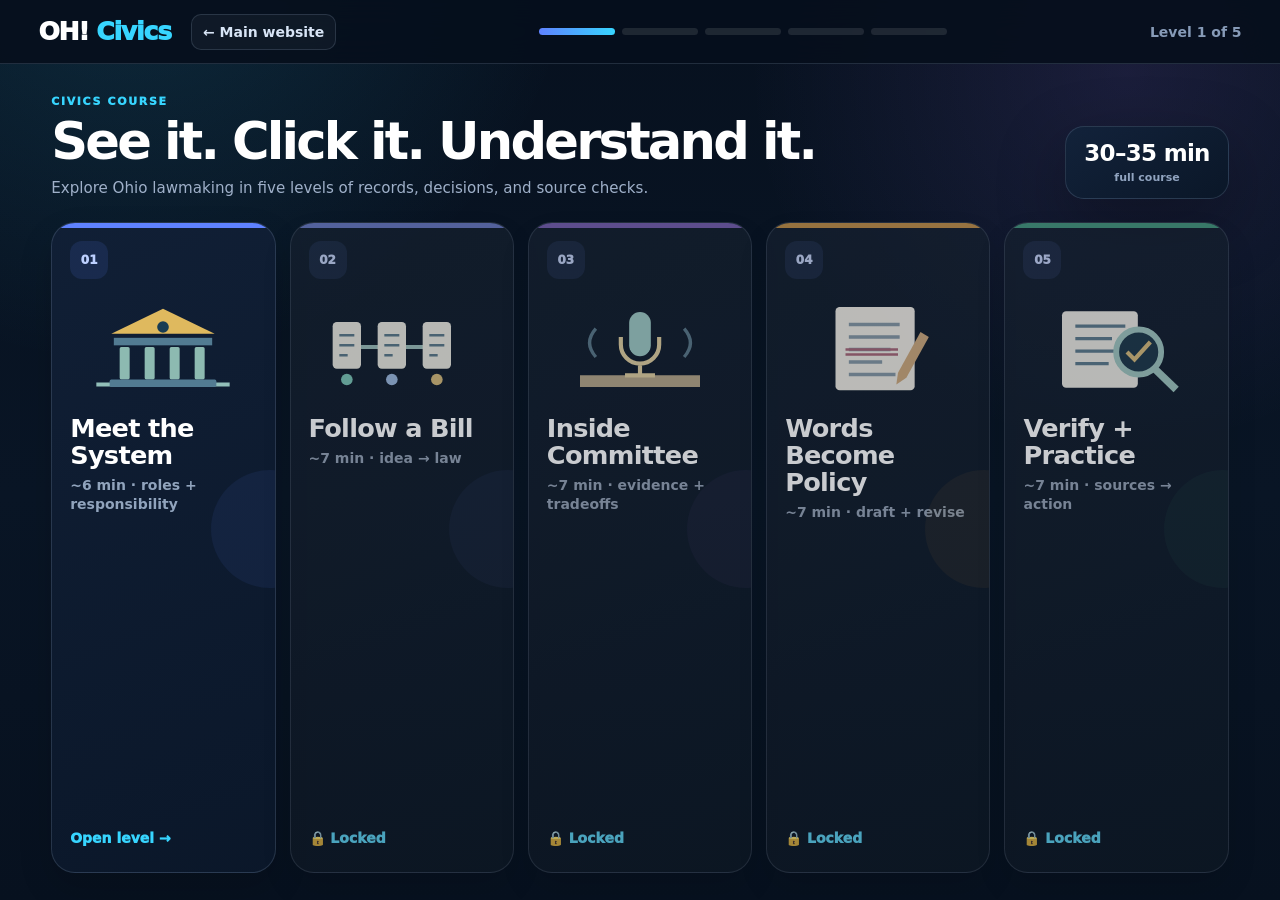
<file: civics-course-latest.html>
<!doctype html>
<html lang="en">
<head>
<meta charset="utf-8">
<meta name="viewport" content="width=device-width,initial-scale=1,viewport-fit=cover">
<title>OH! Civics — Civics Course</title>
<style>
:root{
  --navy:#11213f;--navy2:#20365f;--blue:#2563eb;--blue-2:#4f86f7;--blue-soft:#eaf2ff;
  --ink:#182238;--muted:#687892;--line:#dbe4ef;--paper:#fff;--bg:#f2f6fb;--gold:#f4c451;
  --green:#1fa866;--purple:#7357c8;--orange:#e9931a;--shadow:0 18px 48px rgba(26,44,78,.10);
}
*{box-sizing:border-box}
html,body{margin:0;width:100%;height:100%;overflow:hidden;background:var(--bg);font-family:Inter,ui-sans-serif,system-ui,-apple-system,BlinkMacSystemFont,"Segoe UI",sans-serif;color:var(--ink)}
button{font:inherit}
button:focus-visible,a:focus-visible{outline:3px solid rgba(37,99,235,.30);outline-offset:3px}
#app{height:100dvh;display:flex;flex-direction:column;overflow:hidden}
.topbar{
  height:64px;flex:0 0 64px;background:rgba(255,255,255,.94);border-bottom:1px solid var(--line);
  display:flex;align-items:center;gap:20px;padding:0 clamp(16px,3vw,42px);backdrop-filter:blur(14px)
}
.brand{font-size:25px;font-weight:950;letter-spacing:-.045em;color:var(--navy);white-space:nowrap;text-decoration:none}
.brand span{color:var(--blue)}
.course-track{flex:1;display:flex;align-items:center;justify-content:center;gap:7px;min-width:0}
.track-dot{height:7px;flex:1;max-width:76px;border-radius:999px;background:#e4eaf2;transition:.25s ease}
.track-dot.on{background:linear-gradient(90deg,var(--blue),var(--blue-2))}
.track-dot.done{background:var(--green)}
.progress-copy{font-size:11px;font-weight:900;color:var(--muted);white-space:nowrap}

.home{
  flex:1;min-height:0;padding:clamp(18px,3.4vh,40px) clamp(18px,4vw,58px) clamp(18px,3vh,34px);
  display:grid;grid-template-rows:auto minmax(0,1fr);gap:clamp(16px,2.6vh,26px);overflow:hidden
}
.hero{display:flex;align-items:end;justify-content:space-between;gap:28px;min-width:0}
.hero-copy{max-width:780px;min-width:0}
.eyebrow{font-size:11px;font-weight:950;letter-spacing:.15em;text-transform:uppercase;color:var(--blue);margin-bottom:7px}
.hero h1{margin:0;color:var(--navy);font-size:clamp(34px,5vw,68px);line-height:.94;letter-spacing:-.055em}
.hero p{margin:10px 0 0;color:var(--muted);font-size:clamp(13px,1.18vw,17px);line-height:1.4;max-width:700px}
.hero-badge{
  background:linear-gradient(145deg,#fff,#f7faff);border:1px solid var(--line);border-radius:19px;
  padding:13px 18px;text-align:center;min-width:136px;box-shadow:0 10px 28px rgba(20,33,61,.06)
}
.hero-badge b{display:block;font-size:23px;color:var(--navy);letter-spacing:-.03em}
.hero-badge span{font-size:11px;font-weight:850;color:var(--muted)}

.modules{min-height:0;display:grid;grid-template-columns:repeat(5,minmax(0,1fr));gap:14px}
.module{
  --accent:var(--blue);position:relative;min-width:0;min-height:0;border:1px solid var(--line);
  background:linear-gradient(165deg,#fff 0%,#fff 68%,#f7faff 100%);border-radius:24px;padding:18px;
  cursor:pointer;text-align:left;display:flex;flex-direction:column;justify-content:space-between;overflow:hidden;
  transition:transform .2s ease,box-shadow .2s ease,border-color .2s ease
}
.module:nth-child(2){--accent:#6176dc}.module:nth-child(3){--accent:#7a5ac8}.module:nth-child(4){--accent:#d18b26}.module:nth-child(5){--accent:#2a9c77}
.module:before{content:"";position:absolute;inset:0 0 auto;height:5px;background:var(--accent)}
.module:after{
  content:"";position:absolute;width:118px;height:118px;border-radius:50%;right:-54px;top:38%;
  background:color-mix(in srgb,var(--accent) 8%,transparent);pointer-events:none
}
.module:hover:not(.locked){transform:translateY(-5px);box-shadow:var(--shadow);border-color:#bacce4}
.module.locked{opacity:.52;cursor:not-allowed;filter:saturate(.7)}
.module.done{border:2px solid #88d5aa}
.module.done:before{background:var(--green)}
.module-num{
  width:38px;height:38px;border-radius:12px;background:color-mix(in srgb,var(--accent) 11%,white);
  color:var(--accent);display:grid;place-items:center;font-size:12px;font-weight:950
}
.module-icon{
  width:clamp(54px,5vw,72px);height:clamp(54px,5vw,72px);border-radius:20px;
  background:linear-gradient(145deg,color-mix(in srgb,var(--accent) 11%,white),#fff);
  border:1px solid color-mix(in srgb,var(--accent) 17%,#e8edf4);display:grid;place-items:center;
  font-size:clamp(29px,3vw,43px);line-height:1;margin:clamp(12px,2vh,20px) 0;box-shadow:0 8px 20px rgba(28,48,83,.06)
}
.module h2{font-size:clamp(16px,1.5vw,23px);line-height:1.05;letter-spacing:-.028em;color:var(--navy);margin:0 0 7px;max-width:12ch}
.module p{font-size:12px;line-height:1.35;color:var(--muted);margin:0;font-weight:650}
.module-status{font-size:11px;font-weight:950;color:var(--accent);margin-top:12px}

.lesson{position:fixed;inset:0;z-index:100;background:linear-gradient(180deg,#eef3f9,#f6f8fb);display:none;flex-direction:column;overflow:hidden}
.lesson.open{display:flex}
.lessonbar{
  height:60px;flex:0 0 60px;background:rgba(255,255,255,.95);border-bottom:1px solid var(--line);
  display:grid;grid-template-columns:auto minmax(0,1fr) auto;align-items:center;gap:14px;padding:0 clamp(12px,2vw,28px);backdrop-filter:blur(12px)
}
.icon-btn{width:38px;height:38px;border:0;border-radius:50%;background:#eef3f8;color:var(--navy);font-size:21px;cursor:pointer}
.icon-btn:hover{background:#e4ebf4}
.lesson-title{font-size:14px;font-weight:950;color:var(--navy);white-space:nowrap;overflow:hidden;text-overflow:ellipsis}
.lesson-count{font-size:11px;font-weight:900;color:var(--muted)}

.stage{
  position:relative;flex:1;min-height:0;padding:clamp(12px,2vh,20px) clamp(12px,3vw,40px) clamp(10px,1.6vh,16px);
  display:grid;grid-template-columns:minmax(0,1fr) auto;grid-template-rows:minmax(0,1fr) auto;
  gap:12px 18px;overflow:hidden
}
.slide{
  grid-column:1/-1;grid-row:1;justify-self:center;align-self:stretch;width:min(1160px,100%);height:100%;min-height:0;
  background:#fff;border:1px solid var(--line);border-radius:28px;box-shadow:var(--shadow);overflow:hidden;
  display:grid;grid-template-columns:minmax(0,1.03fr) minmax(0,.97fr);align-items:stretch
}
.slide-copy{
  padding:clamp(26px,4vw,54px);display:flex;flex-direction:column;justify-content:center;min-width:0;overflow:hidden
}
.kicker{
  display:inline-flex;align-self:flex-start;padding:7px 11px;border-radius:999px;background:var(--blue-soft);
  color:var(--blue);font-size:10px;font-weight:950;letter-spacing:.1em;text-transform:uppercase;margin-bottom:14px
}
.slide h2{margin:0 0 12px;color:var(--navy);font-size:clamp(30px,4vw,54px);line-height:.99;letter-spacing:-.045em;max-width:13ch}
.slide p{margin:0;color:var(--muted);font-size:clamp(14px,1.35vw,18px);line-height:1.46;max-width:560px}
.micro{margin-top:18px;display:flex;gap:8px;flex-wrap:wrap}
.micro span{font-size:11px;font-weight:900;color:#4f627e;background:#f5f7fa;border:1px solid var(--line);padding:8px 10px;border-radius:999px}

.visual{
  position:relative;min-width:0;min-height:0;background:
    radial-gradient(circle at 82% 18%,rgba(79,134,247,.13),transparent 26%),
    radial-gradient(circle at 18% 82%,rgba(115,87,200,.09),transparent 25%),
    linear-gradient(145deg,#edf5ff,#fbfdff);
  border-left:1px solid #deebfb;display:flex;align-items:center;justify-content:center;
  padding:clamp(20px,3vw,40px);overflow:hidden
}
.visual:after{content:"";position:absolute;width:150px;height:150px;border:1px solid rgba(37,99,235,.08);border-radius:50%;right:-62px;bottom:-72px;pointer-events:none}
.big-icon{
  position:relative;z-index:1;width:clamp(150px,18vw,220px);height:clamp(150px,18vw,220px);
  border-radius:40%;display:grid;place-items:center;background:rgba(255,255,255,.78);
  border:1px solid rgba(255,255,255,.9);box-shadow:0 20px 44px rgba(25,48,91,.11);
  font-size:clamp(78px,9vw,126px);line-height:1
}
.visual-caption{
  position:absolute;z-index:2;left:22px;right:22px;bottom:18px;text-align:center;font-size:11px;font-weight:900;color:#5d6f89
}
.map{position:relative;z-index:1;width:100%;display:flex;align-items:center;justify-content:center;gap:7px;flex-wrap:wrap}
.map-step{
  min-width:88px;padding:14px 11px;background:rgba(255,255,255,.92);border:1px solid var(--line);border-radius:15px;
  text-align:center;font-size:12px;font-weight:950;color:var(--navy);box-shadow:0 7px 18px rgba(20,33,61,.06)
}
.map-arrow{color:var(--blue);font-size:20px;font-weight:950}
.real{
  position:relative;z-index:1;width:100%;max-width:440px;background:rgba(255,255,255,.94);border:1px solid var(--line);
  border-radius:22px;padding:20px;box-shadow:0 12px 32px rgba(20,33,61,.08)
}
.real-tag{
  display:inline-block;font-size:10px;font-weight:950;letter-spacing:.1em;text-transform:uppercase;color:#7a5900;
  background:#fff0b8;border-radius:999px;padding:6px 9px;margin-bottom:12px
}
.real h3{font-size:22px;letter-spacing:-.03em;color:var(--navy);margin:0 0 8px}
.real p{font-size:13px;line-height:1.42;color:var(--muted);margin:0}
.real-flow{margin-top:16px;display:flex;gap:6px;flex-wrap:wrap}
.real-flow span{font-size:10px;font-weight:950;border-radius:999px;padding:7px 9px;background:#f1f5fa;color:#50617a;border:1px solid #e3e9f1}
.source-link{display:inline-block;margin-top:14px;font-size:11px;font-weight:900;color:var(--blue);text-decoration:none}
.source-link:hover{text-decoration:underline}

.people{position:relative;z-index:1;width:100%;display:grid;grid-template-columns:repeat(3,minmax(0,1fr));gap:10px}
.person{
  background:rgba(255,255,255,.94);border:1px solid var(--line);border-radius:18px;padding:18px 10px;text-align:center;
  box-shadow:0 8px 20px rgba(24,43,78,.05)
}
.person .emoji{font-size:38px}
.person b{display:block;margin-top:9px;font-size:12px;color:var(--navy)}
.person span{display:block;font-size:10px;color:var(--muted);margin-top:3px}

.compare{position:relative;z-index:1;width:100%;display:grid;grid-template-columns:1fr auto 1fr;align-items:center;gap:10px}
.doc{
  min-height:190px;background:rgba(255,255,255,.96);border:1px solid var(--line);border-radius:18px;padding:18px;
  display:flex;flex-direction:column;gap:10px;box-shadow:0 8px 20px rgba(24,43,78,.05)
}
.doc b{font-size:12px;color:var(--navy)}
.line{height:8px;border-radius:999px;background:#dce4ee}.line.short{width:60%}.line.changed{background:#8db8ff}
.compare-arrow{font-size:24px;color:var(--blue)}
.quiz{position:relative;z-index:1;width:100%;max-width:440px;display:grid;gap:9px}
.quiz button{
  border:2px solid #dce4ee;background:rgba(255,255,255,.95);border-radius:15px;padding:13px 14px;text-align:left;
  color:var(--navy);font-size:12px;font-weight:900;cursor:pointer;transition:.15s ease
}
.quiz button:hover{border-color:var(--blue);transform:translateY(-1px)}
.quiz button.right{border-color:var(--green);background:#effcf4}
.quiz button.wrong{border-color:var(--orange);background:#fff8e9}
.quiz-feedback{min-height:30px;font-size:11px;font-weight:850;color:#52657f;padding-top:3px}

.game-pair{position:relative;z-index:1;width:100%;display:grid;grid-template-columns:1fr 1fr;gap:12px}
.game{
  border-radius:20px;padding:20px;color:#fff;background:linear-gradient(145deg,var(--navy),var(--navy2));
  min-height:185px;display:flex;flex-direction:column;justify-content:space-between;box-shadow:0 12px 28px rgba(20,33,61,.16)
}
.game.alt{background:linear-gradient(145deg,#6748ab,#8467cf)}
.game .emoji{font-size:42px}.game h3{margin:9px 0 4px;font-size:17px}.game p{margin:0;color:#e5ebf7;font-size:11px;line-height:1.36}

.guide{
  position:static;grid-column:1;grid-row:2;z-index:5;display:flex;align-items:center;gap:10px;
  min-width:0;max-width:760px;justify-self:start;pointer-events:none
}
.avatar{
  flex:0 0 auto;width:58px;height:58px;border-radius:50%;border:4px solid #fff;background:linear-gradient(145deg,#ffd66b,var(--gold));
  display:grid;place-items:center;font-size:32px;box-shadow:0 8px 22px rgba(20,33,61,.14)
}
.bubble{
  width:auto;max-width:620px;min-width:0;background:var(--navy);color:#fff;border-radius:16px 16px 16px 5px;
  padding:10px 14px;font-size:11.5px;line-height:1.36;box-shadow:0 9px 24px rgba(20,33,61,.15)
}
.guide-name{font-size:8.5px;text-transform:uppercase;letter-spacing:.11em;font-weight:950;color:#a9c9ff;margin-bottom:3px}

.nav{
  position:static;grid-column:2;grid-row:2;z-index:6;display:flex;align-items:center;justify-self:end;align-self:center;gap:8px
}
.nav button{border:0;border-radius:12px;padding:10px 15px;font-size:11px;font-weight:950;cursor:pointer;white-space:nowrap}
.prev{background:#fff;color:var(--navy);border:1px solid var(--line)!important}
.prev:hover{background:#f7f9fc}.next{background:var(--blue);color:#fff;box-shadow:0 7px 16px rgba(37,99,235,.20)}
.next:hover{background:#1f57d2}.next.finish{background:var(--green);box-shadow:0 7px 16px rgba(31,168,102,.20)}
.slide-dots{display:flex;gap:5px;margin-right:5px}
.slide-dots i{display:block;width:7px;height:7px;border-radius:50%;background:#cfd8e5}.slide-dots i.on{background:var(--blue)}


.deep-open{
  margin-top:18px;align-self:flex-start;border:0;border-radius:13px;background:var(--navy);color:#fff;
  padding:11px 14px;font-size:11px;font-weight:950;cursor:pointer;box-shadow:0 8px 18px rgba(17,33,63,.15)
}
.deep-open:hover{transform:translateY(-1px);background:#1b3159}
.deep-modal{
  position:absolute;inset:0;z-index:45;display:none;align-items:center;justify-content:center;
  background:rgba(15,29,54,.58);backdrop-filter:blur(10px);padding:clamp(12px,2.5vw,30px)
}
.deep-modal.show{display:flex}
.deep-card{
  width:min(1040px,96vw);height:min(690px,92%);min-height:0;background:#fff;border:1px solid rgba(255,255,255,.7);
  border-radius:30px;box-shadow:0 30px 90px rgba(9,22,45,.30);display:grid;grid-template-rows:auto minmax(0,1fr) auto;overflow:hidden
}
.deep-head{
  padding:22px 26px 18px;display:grid;grid-template-columns:minmax(0,1fr) auto;gap:18px;align-items:start;
  border-bottom:1px solid var(--line);background:linear-gradient(135deg,#f8fbff,#eef5ff)
}
.deep-label{font-size:10px;font-weight:950;letter-spacing:.13em;text-transform:uppercase;color:var(--blue)}
.deep-head h2{margin:6px 0 0;color:var(--navy);font-size:clamp(25px,3.4vw,40px);line-height:1;letter-spacing:-.04em;max-width:22ch}
.deep-close{width:38px;height:38px;border:0;border-radius:50%;background:#fff;color:var(--navy);font-size:22px;cursor:pointer;box-shadow:0 4px 12px rgba(20,33,61,.08)}
.deep-grid{min-height:0;padding:22px 26px;display:grid;grid-template-columns:1fr 1fr;grid-template-rows:1fr 1fr;gap:12px;background:#f7f9fc}
.deep-section{
  min-height:0;border:1px solid var(--line);border-radius:19px;background:#fff;padding:18px 19px;overflow:hidden;
  display:flex;flex-direction:column
}
.deep-section:nth-child(2){background:#f4f8ff}.deep-section:nth-child(3){background:#fffaf0}.deep-section:nth-child(4){background:#f3fbf7}
.deep-section small{font-size:9px;font-weight:950;letter-spacing:.12em;text-transform:uppercase;color:var(--blue);margin-bottom:7px}
.deep-section:nth-child(3) small{color:#996a09}.deep-section:nth-child(4) small{color:#17765d}
.deep-section h3{font-size:16px;letter-spacing:-.02em;color:var(--navy);margin:0 0 7px}
.deep-section p{font-size:12.5px;line-height:1.48;color:#53627a;margin:0}
.deep-foot{
  min-height:66px;padding:12px 20px 12px 26px;border-top:1px solid var(--line);background:#fff;
  display:flex;align-items:center;justify-content:space-between;gap:18px
}
.deep-foot span{font-size:11px;color:var(--muted);font-weight:750}
.deep-continue{border:0;border-radius:13px;background:var(--blue);color:#fff;padding:11px 16px;font-size:11px;font-weight:950;cursor:pointer;white-space:nowrap}
@media(max-width:680px){
  .deep-modal{padding:8px}.deep-card{width:100%;height:100%;border-radius:20px}
  .deep-head{padding:15px 16px 12px}.deep-head h2{font-size:24px}
  .deep-grid{padding:10px 12px;grid-template-columns:1fr;grid-template-rows:repeat(4,auto);gap:7px;overflow:auto}
  .deep-section{padding:12px 13px;border-radius:13px;overflow:visible}.deep-section h3{font-size:13px}.deep-section p{font-size:10.5px;line-height:1.35}
  .deep-foot{min-height:54px;padding:8px 10px 8px 13px}.deep-foot span{font-size:9px}.deep-continue{font-size:9.5px;padding:9px 11px}
  .deep-open{margin-top:10px;font-size:9.5px;padding:8px 10px}
}

.module-intro{
  position:absolute;inset:0;z-index:30;background:rgba(236,242,249,.88);backdrop-filter:blur(10px);
  display:none;align-items:center;justify-content:center;padding:64px 20px 20px
}
.module-intro.show{display:flex}
.intro-card{
  position:relative;width:min(520px,92vw);background:#fff;border:1px solid var(--line);border-radius:28px;
  padding:58px 32px 30px;text-align:center;box-shadow:0 28px 80px rgba(20,33,61,.18)
}
.intro-avatar{
  position:absolute;left:50%;top:-44px;transform:translateX(-50%);width:88px;height:88px;border-radius:50%;
  background:linear-gradient(145deg,#ffd66b,var(--gold));border:6px solid #fff;box-shadow:0 10px 30px rgba(20,33,61,.12);
  display:grid;place-items:center;font-size:49px;margin:0
}
.intro-card .small{font-size:10px;text-transform:uppercase;letter-spacing:.13em;font-weight:950;color:var(--blue)}
.intro-card h2{margin:7px 0 9px;font-size:32px;line-height:1.02;letter-spacing:-.04em;color:var(--navy)}
.intro-card p{margin:0 auto 20px;color:var(--muted);font-size:14px;line-height:1.45;max-width:410px}
.start-btn{border:0;border-radius:14px;background:var(--blue);color:#fff;font-weight:950;padding:12px 20px;cursor:pointer;box-shadow:0 7px 16px rgba(37,99,235,.18)}

@media(max-width:1024px){
  .hero-badge{display:none}
  .modules{grid-template-columns:repeat(3,minmax(0,1fr));grid-template-rows:repeat(2,minmax(0,1fr));gap:10px}
  .module{padding:14px;border-radius:20px}
  .module-icon{width:52px;height:52px;border-radius:16px;font-size:30px;margin:10px 0}
  .module h2{font-size:17px}.module p{font-size:11px}
  .slide{grid-template-columns:minmax(0,1fr) minmax(0,.86fr)}
  .slide-copy{padding:clamp(22px,3vw,38px)}
  .slide h2{font-size:clamp(28px,4.5vw,43px)}
  .people{grid-template-columns:1fr;gap:7px}.person{padding:9px}.person .emoji{font-size:25px}
}

@media(max-width:680px){
  .topbar{height:52px;flex-basis:52px;padding:0 12px;gap:10px}.brand{font-size:20px}.progress-copy{display:none}
  .course-track{gap:4px}.track-dot{height:6px}
  .home{padding:12px;gap:10px}
  .hero{align-items:start}.eyebrow{font-size:9px;margin-bottom:4px}.hero h1{font-size:29px;line-height:.95}.hero p{font-size:11.5px;line-height:1.3;margin-top:6px;max-width:52ch}
  .modules{grid-template-columns:repeat(3,minmax(0,1fr));grid-template-rows:repeat(2,minmax(0,1fr));gap:7px}
  .module{padding:10px 9px;border-radius:16px;align-items:flex-start;text-align:left}
  .module:after{width:80px;height:80px;right:-42px}
  .module-num{width:28px;height:28px;border-radius:9px;font-size:9px}
  .module-icon{width:44px;height:44px;border-radius:14px;font-size:25px;margin:7px 0}
  .module h2{font-size:12.5px;line-height:1.05;margin-bottom:3px;max-width:11ch}.module p{display:none}.module-status{font-size:9px;margin-top:6px}
  .lessonbar{height:50px;flex-basis:50px;padding:0 10px;gap:9px}.icon-btn{width:34px;height:34px}.lesson-title{font-size:12px}.lesson-count{font-size:10px}
  .stage{padding:8px 9px 8px;grid-template-columns:1fr;grid-template-rows:minmax(0,1fr) auto auto;gap:7px}
  .slide{grid-column:1;grid-row:1;width:100%;height:100%;grid-template-columns:1fr;grid-template-rows:auto minmax(0,1fr);border-radius:19px}
  .slide-copy{padding:16px 17px 14px;justify-content:flex-start}
  .kicker{font-size:8px;margin-bottom:7px;padding:5px 8px}
  .slide h2{font-size:clamp(21px,7vw,27px);line-height:1.01;margin-bottom:7px;max-width:18ch}
  .slide p{font-size:11.5px;line-height:1.34;max-width:none}
  .micro{margin-top:9px;gap:4px}.micro span{font-size:8.5px;padding:5px 7px}
  .visual{border-left:0;border-top:1px solid #deebfb;padding:12px 14px;min-height:0}
  .big-icon{width:116px;height:116px;border-radius:34%;font-size:62px}.visual-caption{font-size:9px;bottom:8px}
  .map{gap:4px}.map-step{min-width:57px;padding:8px 6px;font-size:9px;border-radius:10px}.map-arrow{font-size:13px}
  .real{max-width:360px;padding:12px 13px;border-radius:15px}.real-tag{font-size:7.5px;padding:4px 6px;margin-bottom:7px}.real h3{font-size:16px;margin-bottom:5px}.real p{font-size:9.5px;line-height:1.32}.real-flow{margin-top:8px;gap:4px}.real-flow span{font-size:7.5px;padding:4px 6px}.source-link{font-size:8.5px;margin-top:8px}
  .people{grid-template-columns:repeat(3,minmax(0,1fr));gap:5px}.person{padding:9px 5px;border-radius:12px}.person .emoji{font-size:22px}.person b{font-size:9px;margin-top:4px}.person span{font-size:7.5px}
  .doc{min-height:100px;padding:10px;gap:6px;border-radius:13px}.doc b{font-size:9px}.line{height:5px}.compare{gap:5px}.compare-arrow{font-size:15px}
  .quiz{gap:5px;max-width:360px}.quiz button{padding:8px 9px;font-size:9px;border-radius:10px}.quiz-feedback{font-size:8.5px;min-height:17px}
  .game-pair{gap:7px}.game{padding:11px 12px;border-radius:14px;min-height:112px}.game .emoji{font-size:27px}.game h3{font-size:11px;margin:5px 0 2px}.game p{font-size:8.5px}
  .guide{grid-column:1;grid-row:2;width:100%;max-width:none;gap:7px;justify-self:stretch}
  .avatar{width:40px;height:40px;border-width:3px;font-size:23px}
  .bubble{flex:1;max-width:none;padding:7px 9px;border-radius:11px 11px 11px 4px;font-size:9.5px;line-height:1.26}
  .guide-name{font-size:6.8px;margin-bottom:2px}
  .nav{grid-column:1;grid-row:3;width:100%;justify-content:flex-end;gap:6px}
  .nav button{padding:7px 11px;font-size:9.5px;border-radius:9px}.slide-dots{margin-right:auto}
  .slide-dots i{width:6px;height:6px}
  .module-intro{padding:58px 14px 14px}
  .intro-card{padding:48px 18px 22px;border-radius:22px}.intro-avatar{width:72px;height:72px;top:-36px;font-size:40px;border-width:5px}
  .intro-card h2{font-size:25px}.intro-card p{font-size:12px;margin-bottom:16px}.start-btn{padding:10px 15px;font-size:12px}
}

@media(max-width:420px){
  .hero p{max-width:42ch}
  .modules{grid-template-columns:repeat(2,minmax(0,1fr));grid-template-rows:repeat(3,minmax(0,1fr));gap:6px}
  .module{padding:8px}.module-icon{width:38px;height:38px;font-size:22px;margin:5px 0}.module h2{font-size:11.5px}.module-status{font-size:8px}
  .slide-copy{padding:13px 14px 11px}.slide h2{font-size:21px}.slide p{font-size:10.8px}.visual{padding:9px 10px}
  .bubble{font-size:9px}.nav button{font-size:9px;padding:7px 9px}
}

@media(max-height:680px) and (min-width:681px){
  .topbar{height:54px;flex-basis:54px}
  .home{padding-top:14px;gap:12px}.hero h1{font-size:40px}.hero p{font-size:12px}
  .module-icon{width:46px;height:46px;font-size:28px;margin:8px 0}.module p{display:none}
  .stage{padding-top:8px;gap:8px}.slide-copy{padding:24px 30px}.slide h2{font-size:34px}.slide p{font-size:13px}
  .guide{gap:8px}.avatar{width:48px;height:48px;font-size:27px}.bubble{font-size:10px;padding:8px 11px}.nav button{padding:8px 12px}
  .real{padding:15px}.doc{min-height:145px}.game{min-height:145px}
}
</style>

<style id="professional-course-theme">
:root{
  --navy:#07111f;--navy2:#142641;--blue:#5f82ff;--blue-2:#37d5ff;--blue-soft:rgba(55,213,255,.10);
  --ink:#eef5ff;--muted:#9fb0c9;--line:rgba(181,205,236,.16);--paper:#101d31;--bg:#07111f;
  --gold:#ffc969;--green:#49d7a5;--purple:#a976ff;--orange:#ff9b5b;--shadow:0 24px 70px rgba(0,0,0,.32)
}
html,body{background:radial-gradient(circle at 10% -10%,rgba(55,213,255,.14),transparent 30%),radial-gradient(circle at 88% 8%,rgba(169,118,255,.12),transparent 27%),linear-gradient(180deg,#07111f,#091525 55%,#07111f);color:var(--ink)}
.topbar{background:rgba(6,15,28,.9);border-color:var(--line);backdrop-filter:blur(18px)}
.brand{color:#fff}.brand span{color:var(--blue-2)}
.site-back,.lesson-home{
  display:inline-flex;align-items:center;justify-content:center;gap:6px;text-decoration:none;white-space:nowrap;
  border:1px solid var(--line);background:rgba(255,255,255,.04);color:#d8e5f6;border-radius:10px;
  padding:9px 11px;font-size:10px;font-weight:900
}
.site-back:hover,.lesson-home:hover{background:rgba(55,213,255,.08);border-color:rgba(55,213,255,.28)}
.track-dot{background:rgba(255,255,255,.10)}.track-dot.on{background:linear-gradient(90deg,var(--blue),var(--blue-2))}.progress-copy{color:#879bb8}
.home{background:transparent}
.hero-copy .eyebrow,.kicker{color:var(--blue-2)}
.hero h1{color:#fff}.hero p{color:var(--muted)}
.hero-badge{background:linear-gradient(145deg,rgba(18,35,59,.95),rgba(10,23,40,.95));border-color:var(--line);box-shadow:var(--shadow)}
.hero-badge b{color:#fff}.hero-badge span{color:#91a4c0}
.module{background:linear-gradient(160deg,rgba(17,32,54,.97),rgba(11,24,42,.97));border-color:var(--line);box-shadow:0 15px 34px rgba(0,0,0,.14)}
.module:hover:not(.locked){border-color:rgba(55,213,255,.30);box-shadow:var(--shadow)}
.module h2{color:#fff}.module p{color:#91a4bd}.module-status{color:var(--blue-2)}
.module-num{background:rgba(95,130,255,.12);color:#bdd0ff}.module-icon{background:rgba(255,255,255,.035);border-color:var(--line);box-shadow:none}
.lesson{background:linear-gradient(180deg,#07111f,#091525)}
.lessonbar{background:rgba(6,15,28,.94);border-color:var(--line);grid-template-columns:auto auto minmax(0,1fr) auto}
.icon-btn{background:rgba(255,255,255,.06);color:#dce7f7}.lesson-title{color:#fff}.lesson-count{color:#8398b6}
.slide{background:linear-gradient(150deg,rgba(17,32,54,.98),rgba(10,23,40,.98));border-color:var(--line);box-shadow:var(--shadow)}
.slide h2{color:#fff}.slide p{color:#a2b3c9}.micro span{color:#b8c7da;background:rgba(255,255,255,.04);border-color:var(--line)}
.visual{background:radial-gradient(circle at 82% 18%,rgba(55,213,255,.13),transparent 28%),radial-gradient(circle at 18% 82%,rgba(169,118,255,.11),transparent 26%),linear-gradient(145deg,#0c1b2f,#11243d);border-color:var(--line)}
.big-icon{background:rgba(255,255,255,.04);border-color:var(--line);box-shadow:0 20px 50px rgba(0,0,0,.25)}
.visual-caption{color:#8fa4c2}.map-step,.real,.person,.doc,.quiz button{background:rgba(255,255,255,.045);border-color:var(--line);color:#e9f1fb}
.map-step,.real h3,.person b,.doc b{color:#f1f6ff}.real p,.person span{color:#91a5bf}.real-flow span{background:rgba(255,255,255,.05);border-color:var(--line);color:#b5c5d9}
.quiz button:hover{border-color:rgba(55,213,255,.45)}.quiz button.right{background:rgba(73,215,165,.10);border-color:rgba(73,215,165,.55)}.quiz button.wrong{background:rgba(255,155,91,.09);border-color:rgba(255,155,91,.55)}
.game{background:linear-gradient(145deg,#122747,#1a3558);border:1px solid rgba(55,213,255,.12)}.game.alt{background:linear-gradient(145deg,#2a1e45,#4a2d75);border:1px solid rgba(169,118,255,.18)}
.bubble{background:#0e2038;border:1px solid var(--line);color:#f4f8ff}.guide-name{color:var(--blue-2)}
.prev{background:rgba(255,255,255,.04)!important;color:#e4edf8;border-color:var(--line)!important}.next{background:linear-gradient(135deg,#4568e8,#5f82ff)}
.module-intro,.deep-modal{background:rgba(4,11,21,.82);backdrop-filter:blur(14px)}
.intro-card,.deep-card{background:linear-gradient(160deg,#101f35,#0b1728);border-color:var(--line);box-shadow:var(--shadow)}
.intro-card h2,.deep-head h2{color:#fff}.intro-card p{color:#9fb0c9}.intro-avatar,.avatar{background:linear-gradient(145deg,#37d5ff,#5f82ff);border-color:#0c1829}
.deep-head{background:linear-gradient(135deg,#12233d,#0d1b30);border-color:var(--line)}
.deep-section{background:rgba(255,255,255,.035);border-color:var(--line)}.deep-section:nth-child(2){background:rgba(95,130,255,.055)}.deep-section:nth-child(3){background:rgba(255,201,105,.045)}.deep-section:nth-child(4){background:rgba(73,215,165,.045)}
.deep-section h3{color:#f3f7ff}.deep-section p{color:#9fb1ca}.deep-foot{background:#0c192b;border-color:var(--line)}.deep-close{background:rgba(255,255,255,.06);color:#fff}
.source-link{color:var(--blue-2)}
@media(max-width:680px){
  .topbar{grid-template-columns:auto auto minmax(0,1fr);display:grid}
  .site-back{padding:7px 8px;font-size:8.5px}
  .lessonbar{grid-template-columns:auto auto minmax(0,1fr) auto}
  .lesson-home{padding:7px 8px;font-size:8px}
}
</style>


<style id="interactive-learning-upgrade">
/* Readability: use the space for actual reading rather than tiny copy. */
.slide-copy{padding:clamp(30px,4.2vw,58px);overflow:auto}
.slide h2{max-width:16ch;font-size:clamp(32px,3.8vw,52px);line-height:1.02}
.slide p{max-width:52ch;font-size:clamp(16px,1.35vw,19px);line-height:1.62;color:#bdcadc}
.micro span{font-size:12px;line-height:1.2;padding:8px 11px}
.deep-card{width:min(1160px,97vw);height:min(780px,94%);max-height:94vh}
.deep-grid{overflow:auto;align-content:start;grid-auto-rows:minmax(0,auto)}
.deep-section{overflow:visible;padding:21px 22px}
.deep-section small{font-size:10px;margin-bottom:8px}
.deep-section h3{font-size:18px;line-height:1.25;margin-bottom:9px}
.deep-section p{font-size:15.5px;line-height:1.64;color:#bdcadc}
.deep-foot span{font-size:12px}
.deep-open{font-size:12px;padding:11px 14px;background:linear-gradient(135deg,#4568e8,#5f82ff)}
.source-link{font-size:12px}

/* Guide character: appears on every slide without blocking the lesson. */
.coach-pop{
  position:absolute;z-index:30;right:clamp(16px,3vw,42px);top:76px;width:min(390px,calc(100vw - 32px));
  display:grid;grid-template-columns:64px minmax(0,1fr);gap:12px;align-items:start;
  border:1px solid rgba(55,213,255,.25);border-radius:20px;padding:14px 14px 13px;
  background:linear-gradient(145deg,rgba(13,31,52,.97),rgba(8,22,39,.98));
  box-shadow:0 24px 70px rgba(0,0,0,.34);transform:translateY(-18px) translateX(22px);opacity:0;
  pointer-events:none;transition:.34s cubic-bezier(.2,.85,.2,1)
}
.coach-pop.show{transform:translateY(0) translateX(0);opacity:1;pointer-events:auto}
.coach-character{
  position:relative;width:62px;height:72px;border-radius:18px 18px 24px 24px;
  display:grid;place-items:center;font-size:38px;background:linear-gradient(145deg,#37d5ff,#5f82ff);
  box-shadow:inset 0 0 0 1px rgba(255,255,255,.35),0 10px 24px rgba(55,213,255,.14)
}
.coach-character:after{content:"";position:absolute;width:8px;height:8px;border-radius:50%;right:-3px;top:8px;background:#49d7a5;box-shadow:0 0 0 4px rgba(73,215,165,.12)}
.coach-copy small{display:block;color:#56ddff;text-transform:uppercase;letter-spacing:.12em;font-size:8.5px;font-weight:950}
.coach-copy p{margin:5px 0 10px;color:#eef5ff;font-size:12.5px;line-height:1.5}
.coach-actions{display:flex;gap:6px;flex-wrap:wrap}
.coach-actions button{
  border-radius:9px;padding:7px 9px;font-size:9px;font-weight:900;cursor:pointer;
  border:1px solid rgba(181,205,236,.18);background:rgba(255,255,255,.04);color:#dce8f8
}
.coach-actions button.primary-coach{background:rgba(95,130,255,.18);border-color:rgba(95,130,255,.34);color:#fff}
.coach-close{position:absolute;right:9px;top:8px;width:26px;height:26px!important;padding:0!important;border-radius:50%!important}

/* Teaching visuals: every visual has a readable story, not a decorative icon. */
.visual{align-items:stretch;justify-content:stretch;padding:clamp(18px,2.5vw,32px)}
.visual-story{
  position:relative;z-index:2;width:100%;height:100%;min-height:300px;display:flex;flex-direction:column;
  justify-content:center;gap:14px
}
.visual-label{font-size:9px;font-weight:950;letter-spacing:.13em;text-transform:uppercase;color:#56ddff}
.visual-story-title{font-size:18px;font-weight:950;letter-spacing:-.025em;color:#f5f9ff}
.visual-story-status{
  min-height:46px;border:1px solid rgba(181,205,236,.15);border-radius:13px;padding:11px 12px;
  background:rgba(5,14,27,.40);color:#b8c8dc;font-size:11.5px;line-height:1.45
}
.visual-controls{display:flex;justify-content:flex-end}
.replay-visual{
  border:1px solid rgba(55,213,255,.22);background:rgba(55,213,255,.06);color:#c8f5ff;
  border-radius:9px;padding:7px 9px;font-size:9px;font-weight:900;cursor:pointer
}

/* Concept diagrams */
.concept-board{display:grid;grid-template-columns:1fr 88px 1fr;align-items:center;gap:10px}
.concept-hub{
  width:86px;height:86px;border-radius:50%;display:grid;place-items:center;margin:auto;
  background:linear-gradient(145deg,rgba(55,213,255,.20),rgba(95,130,255,.20));
  border:1px solid rgba(55,213,255,.28);font-size:42px;box-shadow:0 0 38px rgba(55,213,255,.08)
}
.concept-side{display:grid;gap:8px}
.concept-node{
  padding:11px 12px;border-radius:13px;background:rgba(255,255,255,.045);
  border:1px solid var(--line);font-size:10.5px;font-weight:900;color:#dce8f7;
  position:relative
}
.concept-node.active{border-color:rgba(55,213,255,.50);background:rgba(55,213,255,.10);box-shadow:0 0 26px rgba(55,213,255,.07)}
.concept-side.left .concept-node:after,.concept-side.right .concept-node:before{
  content:"";position:absolute;top:50%;height:1px;width:14px;background:rgba(55,213,255,.35)
}
.concept-side.left .concept-node:after{right:-15px}.concept-side.right .concept-node:before{left:-15px}

/* Animated workflows */
.workflow-track{display:grid;grid-template-columns:repeat(var(--steps),minmax(0,1fr));gap:8px;position:relative}
.workflow-track:before{
  content:"";position:absolute;left:5%;right:5%;top:31px;height:2px;
  background:linear-gradient(90deg,rgba(95,130,255,.20),rgba(55,213,255,.28))
}
.workflow-step{
  position:relative;z-index:2;min-height:86px;padding:12px 8px;border-radius:14px;text-align:center;
  border:1px solid var(--line);background:rgba(255,255,255,.045);color:#8fa4bf;
  display:flex;flex-direction:column;align-items:center;justify-content:center;gap:7px
}
.workflow-step .step-dot{
  width:18px;height:18px;border-radius:50%;background:#162a46;border:2px solid #60799a;
  box-shadow:0 0 0 5px rgba(12,27,47,.8)
}
.workflow-step b{font-size:9.5px;line-height:1.25}
.workflow-step.active{border-color:rgba(55,213,255,.48);background:rgba(55,213,255,.09);color:#f3f8ff;transform:translateY(-3px)}
.workflow-step.active .step-dot{background:#37d5ff;border-color:#bdf4ff;box-shadow:0 0 0 6px rgba(55,213,255,.10),0 0 20px rgba(55,213,255,.40)}
.workflow-step.done{color:#becbe0}.workflow-step.done .step-dot{background:#5f82ff;border-color:#aebfff}

/* Real examples: show the public record changing in time. */
.record-scene{display:grid;grid-template-columns:minmax(150px,.72fr) minmax(0,1.28fr);gap:14px;align-items:stretch}
.record-file{
  border:1px solid rgba(255,201,105,.22);border-radius:16px;padding:16px;background:rgba(255,201,105,.055);
  display:flex;flex-direction:column;justify-content:space-between
}
.record-file .stamp{font-size:8px;font-weight:950;letter-spacing:.13em;text-transform:uppercase;color:#ffc969}
.record-file h3{font-size:18px;color:#fff;margin:8px 0}.record-file p{font-size:10.5px;line-height:1.45;color:#9fb0c7;margin:0}
.record-timeline{display:grid;gap:8px}
.record-step{
  display:grid;grid-template-columns:30px 1fr;gap:9px;align-items:center;padding:9px 10px;
  border-radius:12px;border:1px solid var(--line);background:rgba(255,255,255,.035);color:#8398b5
}
.record-step i{width:27px;height:27px;border-radius:8px;display:grid;place-items:center;font-style:normal;font-size:9px;font-weight:950;background:#162a46}
.record-step b{font-size:10.5px}.record-step.active{border-color:rgba(255,201,105,.45);background:rgba(255,201,105,.075);color:#fff;transform:translateX(4px)}
.record-step.active i{background:#ffc969;color:#17243a}.record-step.done{color:#b9c6d8}

/* People and comparison visuals become active scenes. */
.people-story{display:grid;grid-template-columns:repeat(3,minmax(0,1fr));gap:10px}
.people-story .person{transition:.28s ease;opacity:.62;transform:scale(.97)}
.people-story .person.active{opacity:1;transform:scale(1.025);border-color:rgba(73,215,165,.45);box-shadow:0 12px 28px rgba(73,215,165,.08)}
.person-role{margin-top:7px;font-size:9px!important;color:#8ea2bd!important;line-height:1.35}
.compare .doc{transition:.3s ease}.compare.animating .doc:last-child{border-color:rgba(55,213,255,.42);box-shadow:0 12px 30px rgba(55,213,255,.08)}
.compare.animating .line.changed{animation:changePulse 1.4s ease-in-out infinite}
@keyframes changePulse{0%,100%{filter:brightness(.85);transform:scaleX(.96);transform-origin:left}50%{filter:brightness(1.35);transform:scaleX(1)}}
@keyframes nodeEnter{from{opacity:.25;transform:translateY(8px)}to{opacity:1;transform:translateY(0)}}
.visual-story .concept-node,.visual-story .workflow-step,.visual-story .record-step{animation:nodeEnter .45s ease both}

/* Make static lower guide lighter; popup character provides the main guidance. */
.guide{opacity:.84}.bubble{font-size:10.5px}

@media(max-width:680px){
  .slide p{font-size:14px;line-height:1.5}
  .deep-card{height:100%;max-height:100%}.deep-section p{font-size:13px;line-height:1.55}
  .coach-pop{top:64px;right:8px;width:calc(100vw - 16px);grid-template-columns:48px 1fr;padding:11px}
  .coach-character{width:46px;height:54px;font-size:29px;border-radius:14px}
  .coach-copy p{font-size:10.5px;margin-right:20px}
  .record-scene{grid-template-columns:1fr}.record-file{display:none}
  .concept-board{grid-template-columns:1fr}.concept-hub{order:-1;width:62px;height:62px;font-size:30px}
  .concept-side{grid-template-columns:repeat(2,minmax(0,1fr))}
  .concept-side.left .concept-node:after,.concept-side.right .concept-node:before{display:none}
  .workflow-track{grid-template-columns:repeat(var(--steps),minmax(76px,1fr));overflow:auto;padding-bottom:4px}
  .people-story{grid-template-columns:repeat(3,minmax(90px,1fr));overflow:auto}
}
</style>


<style id="course-learning-v2">
/* Make reading genuinely comfortable. */
.slide-copy{padding:clamp(34px,4.5vw,64px);overflow:auto;background:linear-gradient(180deg,rgba(7,17,31,.22),rgba(7,17,31,.05))}
.slide h2{font-size:clamp(34px,4vw,56px);line-height:1.04;max-width:17ch}
.slide p{font-size:clamp(18px,1.48vw,21px);line-height:1.72;max-width:48ch;color:#d5e0ef;font-weight:480;letter-spacing:.002em}
.kicker{font-size:11px}.micro span{font-size:12px}
.deep-open,.source-link{font-size:13px}
.bubble{font-size:12px;line-height:1.45}
.guide-name{font-size:9px}

/* Large reader: one section at a time instead of four tiny cards. */
.deep-card{width:min(1040px,96vw);height:min(720px,92vh);grid-template-rows:auto minmax(0,1fr) auto}
.deep-reader{min-height:0;padding:24px 30px 20px;background:linear-gradient(180deg,#0d1c31,#091624);display:grid;grid-template-columns:190px minmax(0,1fr);gap:22px;overflow:hidden}
.reader-tabs{display:flex;flex-direction:column;gap:8px}
.reader-tab{border:1px solid var(--line);border-radius:12px;padding:12px;text-align:left;background:rgba(255,255,255,.03);color:#92a6c1;font-size:11px;font-weight:900;cursor:pointer}
.reader-tab small{display:block;color:#5c7395;font-size:8px;letter-spacing:.1em;text-transform:uppercase;margin-bottom:4px}
.reader-tab.active{background:rgba(95,130,255,.13);border-color:rgba(95,130,255,.38);color:#fff}
.reader-pane{min-height:0;border:1px solid var(--line);border-radius:18px;padding:28px 30px;background:rgba(255,255,255,.035);overflow:auto}
.reader-pane .reader-kicker{color:#56ddff;font-size:10px;font-weight:950;letter-spacing:.12em;text-transform:uppercase}
.reader-pane h3{font-size:clamp(25px,3vw,36px);line-height:1.08;letter-spacing:-.035em;color:#fff;margin:8px 0 18px;max-width:22ch}
.reader-pane p{font-size:clamp(17px,1.5vw,19px);line-height:1.75;color:#d4dfed;margin:0;max-width:70ch}
.reader-prompt{margin-top:22px;border-left:3px solid #37d5ff;padding:12px 14px;background:rgba(55,213,255,.05);border-radius:0 12px 12px 0;color:#b9dbe5;font-size:13px;line-height:1.55}
.deep-foot{padding:12px 20px;gap:12px}
.reader-nav{display:flex;align-items:center;gap:8px;margin-left:auto}
.reader-nav button{border-radius:10px;padding:9px 12px;font-size:10px;font-weight:950;cursor:pointer}
.reader-prev{border:1px solid var(--line);background:rgba(255,255,255,.04);color:#d9e5f5}
.deep-continue{background:linear-gradient(135deg,#4568e8,#5f82ff)}
#deepPage{font-size:10px;color:#8195b1;min-width:50px;text-align:center}

/* Visuals now behave like simulations/diagrams, not animated labels. */
.visual-story{justify-content:flex-start;padding-top:4px;gap:12px}
.visual-story-title{font-size:20px}
.visual-story-status{font-size:12px;line-height:1.55;min-height:58px}
.visual-controls{justify-content:space-between;align-items:center;gap:8px}
.visual-controls .control-group{display:flex;gap:7px}
.visual-step-btn,.replay-visual{border-radius:9px;padding:8px 10px;font-size:9.5px;font-weight:950;cursor:pointer}
.visual-step-btn{border:1px solid rgba(95,130,255,.32);background:rgba(95,130,255,.15);color:#fff}

/* Physical bill moving through process stations. */
.process-sim{position:relative;display:grid;grid-template-columns:repeat(var(--steps),minmax(0,1fr));gap:8px;padding:52px 4px 8px}
.process-rail{position:absolute;left:5%;right:5%;top:80px;height:3px;border-radius:999px;background:linear-gradient(90deg,rgba(95,130,255,.18),rgba(55,213,255,.30),rgba(95,130,255,.18))}
.process-station{position:relative;z-index:2;min-height:118px;border:1px solid var(--line);border-radius:14px;padding:48px 8px 10px;background:rgba(255,255,255,.035);text-align:center;transition:.3s ease}
.process-station:before{content:"";position:absolute;top:24px;left:50%;width:14px;height:14px;border-radius:50%;transform:translateX(-50%);background:#172b48;border:2px solid #6c83a4}
.process-station b{display:block;font-size:9.5px;line-height:1.25;color:#91a4c0}
.process-station small{display:block;margin-top:5px;color:#617895;font-size:7.5px;line-height:1.25}
.process-station.active{border-color:rgba(55,213,255,.46);background:rgba(55,213,255,.08);transform:translateY(-4px)}
.process-station.active:before{background:#37d5ff;border-color:#d1f8ff;box-shadow:0 0 22px rgba(55,213,255,.48)}
.process-station.active b{color:#fff}.process-station.done b{color:#c2d0e1}
.bill-token{position:absolute;z-index:5;top:24px;left:0;width:48px;height:62px;border-radius:5px;background:#f5f2e9;color:#203044;box-shadow:0 10px 25px rgba(0,0,0,.28);transition:left .55s cubic-bezier(.2,.8,.2,1),transform .3s ease;display:grid;place-items:center;font:1000 9px Inter,sans-serif;letter-spacing:.05em;border-top:8px solid #5f82ff}
.bill-token:after{content:"BILL";font-size:7px;color:#7a8797}
.bill-token.move{transform:translateY(-5px) rotate(-2deg)}

/* Real-record simulation: event changes the document stamp and institution. */
.record-sim{display:grid;grid-template-columns:minmax(190px,.8fr) minmax(0,1.2fr);gap:14px;min-height:300px}
.record-document{position:relative;border:1px solid rgba(255,201,105,.25);border-radius:8px;padding:18px;background:#f3efe4;color:#26313d;box-shadow:0 18px 38px rgba(0,0,0,.28);transform:rotate(-1deg)}
.record-document:before{content:"OFFICIAL RECORD";display:block;font-size:7px;letter-spacing:.12em;font-weight:950;color:#8a6b3d;margin-bottom:12px}
.record-document h3{margin:0 0 8px;font-size:20px;color:#26313d;font-family:Georgia,serif}
.record-document p{font-size:10.5px!important;line-height:1.45!important;color:#65707c!important}
.record-stamp{position:absolute;right:14px;bottom:16px;border:2px solid #bc4f5e;color:#bc4f5e;border-radius:6px;padding:7px 9px;font-size:8px;font-weight:1000;letter-spacing:.08em;transform:rotate(-7deg);text-transform:uppercase;max-width:120px;text-align:center}
.record-timeline{display:grid;gap:7px;align-content:start}
.record-step{grid-template-columns:32px 1fr;min-height:49px}
.record-step.active{transform:translateX(5px);border-color:rgba(255,201,105,.45);background:rgba(255,201,105,.075)}
.record-step.active i{background:#ffc969;color:#17243a}

/* Mini committee scene for role-based slides. */
.role-room{position:relative;min-height:285px;border:1px solid var(--line);border-radius:18px;overflow:hidden;background:linear-gradient(180deg,#1b3550 0 28%,#12283e 28% 100%);padding:95px 18px 16px}
.role-room:before{content:"OH";position:absolute;top:16px;left:50%;transform:translateX(-50%);width:58px;height:58px;border-radius:50%;display:grid;place-items:center;border:2px solid rgba(255,201,105,.45);color:#ffc969;font:900 20px Georgia,serif}
.role-dais{display:grid;grid-template-columns:repeat(3,1fr);gap:10px}
.role-person{position:relative;border:1px solid var(--line);border-radius:14px;padding:42px 8px 10px;text-align:center;background:rgba(255,255,255,.04);transition:.3s ease}
.role-person:before{content:"";position:absolute;top:10px;left:50%;width:28px;height:28px;border-radius:50%;transform:translateX(-50%);background:#bd8c6e}
.role-person:after{content:"";position:absolute;top:31px;left:50%;width:38px;height:22px;border-radius:12px 12px 4px 4px;transform:translateX(-50%);background:#48657c}
.role-person b{display:block;color:#eaf2fb;font-size:10px}.role-person span{display:block;color:#8096b2;font-size:8px;margin-top:4px}
.role-person.active{border-color:rgba(73,215,165,.50);background:rgba(73,215,165,.08);transform:translateY(-4px)}
.role-speech{margin-top:10px;border-radius:13px;padding:11px 12px;background:#f4f7f4;color:#23333b;font-size:11px;line-height:1.45;min-height:56px}

/* Version compare uses real clause text and a redline. */
.redline-stage{display:grid;grid-template-columns:1fr auto 1fr;gap:10px;align-items:stretch}
.policy-page{border:1px solid var(--line);border-radius:10px;padding:16px;background:#f4f1e8;color:#27313e;box-shadow:0 12px 24px rgba(0,0,0,.18);min-height:230px}
.policy-page small{display:block;font:900 7px Inter,sans-serif;letter-spacing:.1em;text-transform:uppercase;color:#718096}.policy-page h4{font:700 17px Georgia,serif;margin:7px 0 15px}
.policy-clause{font:400 11px/1.55 Georgia,serif;border-top:1px solid #d8d1c8;padding:9px 0}
.policy-clause.marked{background:#fff0d7;padding:9px;border-left:3px solid #e17655}
.redline-arrow{display:grid;place-items:center;color:#56ddff;font-size:24px}
.redline-note{margin-top:10px;padding:9px 10px;border-radius:9px;background:#fff0f0;border:1px solid #e7c4c4;color:#8d404e;font-size:9px;font-weight:800}

/* Guide becomes contextual and stays readable. */
.coach-pop{width:min(440px,calc(100vw - 32px))}
.coach-copy p{font-size:13px;line-height:1.55}
.coach-actions button{font-size:9.5px}
#coachAnimate{min-width:120px}

@media(max-width:680px){
 .slide p{font-size:15.5px;line-height:1.58}
 .deep-reader{grid-template-columns:1fr;padding:14px}.reader-tabs{display:grid;grid-template-columns:repeat(4,1fr);gap:5px}.reader-tab{padding:8px;font-size:8px}.reader-tab small{display:none}.reader-pane{padding:18px}.reader-pane p{font-size:15px;line-height:1.62}
 .process-sim{grid-template-columns:repeat(var(--steps),minmax(92px,1fr));overflow:auto;padding-top:48px}.bill-token{display:none}
 .record-sim{grid-template-columns:1fr}.record-document{min-height:150px}
 .redline-stage{grid-template-columns:1fr}.redline-arrow{transform:rotate(90deg)}
 .role-dais{grid-template-columns:repeat(3,minmax(95px,1fr));overflow:auto}
}
</style>
<link rel="stylesheet" href="course-visuals.css">
<script src="civic-scenes.js"></script>
<link rel="stylesheet" href="course-scenes.css"></head>
<body>
<div id="app">
  <header class="topbar">
    <a class="brand" href="index.html" aria-label="Back to OH! Civics home" title="Back to OH! Civics home">OH! <span>Civics</span></a>
    <a class="site-back" href="index.html">← Main website</a>
    <div class="course-track" id="courseTrack"></div>
    <div class="progress-copy" id="progressCopy">Level 1 of 5</div>
  </header>

  <main class="home">
    <section class="hero">
      <div class="hero-copy">
        <div class="eyebrow">Civics Course</div>
        <h1>See it. Click it. Understand it.</h1>
        <p>Explore Ohio lawmaking in five levels of records, decisions, and source checks.</p>
      </div>
      <div class="hero-badge"><b>30–35 min</b><span>full course</span></div>
    </section>
    <section class="modules" id="modules"></section>
  </main>
</div>

<section class="lesson" id="lesson">
  <header class="lessonbar">
    <button class="icon-btn" id="closeBtn" aria-label="Close module">×</button>
    <a class="lesson-home" href="index.html">← Main site</a>
    <div class="lesson-title" id="lessonTitle"></div>
    <div class="lesson-count" id="lessonCount"></div>
  </header>

  <aside class="coach-pop" id="coachPop" aria-live="polite">
    <div class="coach-character" aria-hidden="true">🧑🏽‍🏫</div>
    <div class="coach-copy">
      <small>Maya · your guide</small>
      <p id="coachPopText"></p>
      <div class="coach-actions">
        <button class="primary-coach" id="coachAnimate">Next visual step</button>
        <button id="coachDeep">Explain deeper</button>
        <button id="coachDismiss">Keep exploring</button>
      </div>
    </div>
  </aside>

  <div class="stage">
    <article class="slide" id="slide"></article>

    <div class="guide">
      <div class="avatar">🧑🏽‍🏫</div>
      <div class="bubble">
        <div class="guide-name">Maya • your guide</div>
        <div id="guideText"></div>
      </div>
    </div>

    <div class="nav">
      <div class="slide-dots" id="slideDots"></div>
      <button class="prev" id="prevBtn">← Back</button>
      <button class="next" id="nextBtn">Next →</button>
    </div>


    <div class="deep-modal" id="deepModal" role="dialog" aria-modal="true" aria-labelledby="deepTitle">
      <div class="deep-card">
        <div class="deep-head">
          <div><div class="deep-label" id="deepLabel">Deep Dive</div><h2 id="deepTitle"></h2></div>
          <button class="deep-close" id="deepClose" aria-label="Close explanation">×</button>
        </div>
        <div class="deep-reader">
          <nav class="reader-tabs" aria-label="Explanation sections">
            <button class="reader-tab active" data-reader-tab="0"><small>1</small>Meaning</button>
            <button class="reader-tab" data-reader-tab="1"><small>2</small>Why it matters</button>
            <button class="reader-tab" data-reader-tab="2"><small>3</small>Example</button>
            <button class="reader-tab" data-reader-tab="3"><small>4</small>Question</button>
          </nav>
          <section class="reader-pane">
            <div class="reader-kicker" id="readerKicker"></div>
            <h3 id="readerTitle"></h3>
            <p id="readerBody"></p>
            <div class="reader-prompt" id="readerPrompt"></div>
          </section>
        </div>
        <div class="deep-foot">
          <span id="readerHint">One idea at a time — use the tabs or arrows.</span>
          <div class="reader-nav"><button class="reader-prev" id="deepPrev">← Previous</button><span id="deepPage">1 / 4</span><button class="deep-continue" id="deepContinue">Next section →</button></div>
        </div>
      </div>
    </div>

    <div class="module-intro" id="moduleIntro">
      <div class="intro-card">
        <div class="intro-avatar">🧑🏽‍🏫</div>
        <div class="small" id="introSmall">Level 1</div>
        <h2 id="introTitle"></h2>
        <p id="introText"></p>
        <button class="start-btn" id="startBtn">Start presentation →</button>
      </div>
    </div>
  </div>
</section>

<script>
const SOURCE = {
  process:"https://www.legislature.ohio.gov/publications/the-legislative-process",
  hb96:"https://www.legislature.ohio.gov/legislation/136/hb96/status",
  hb96docs:"https://www.legislature.ohio.gov/legislation/136/hb96/documents",
  hb750:"https://www.legislature.ohio.gov/legislation/136/hb750/committee",
  hb561:"https://www.legislature.ohio.gov/legislation/136/hb561/committee"
};

const course = [{"title":"Meet the System","icon":"🏛️","duration":"~6 min","teaser":"roles + responsibility","intro":"Build the map first. Then practice deciding which part of Ohio government is responsible for each step.","slides":[{"type":"icon","kicker":"Big Picture","title":"Three branches. Three different jobs.","text":"Ohio divides lawmaking, implementation, and legal interpretation among three branches. Start with each branch’s job.","icon":"🏛️","caption":"Legislative • Executive • Judicial","guide":"Keep the mental model simple: make laws, carry them out, resolve legal disputes.","chips":["Make laws","Carry out laws","Interpret laws"]},{"type":"people","kicker":"Legislative Branch","title":"The General Assembly is where state bills move.","text":"A bill can start in either chamber. Both the Ohio House and Senate must approve the same text.","people":[["🏠","House","First chamber or second"],["🏛️","Senate","First chamber or second"],["📝","Bill","The text being considered"]],"guide":"A news story may focus on one chamber, but statewide legislation usually requires action in both.","source":"process"},{"type":"icon","kicker":"Executive Branch","title":"Passing a law is not the same as implementing it.","text":"After enactment, executive officials and agencies administer programs, enforce requirements, and spend authorized funds.","icon":"⚙️","caption":"Law → administration → implementation","guide":"That distinction matters: lawmakers can set the policy while agencies handle many operational details."},{"type":"icon","kicker":"Judicial Branch","title":"Courts answer legal questions through cases.","text":"Courts interpret legal text and resolve disputes through cases. They are not another legislative chamber.","icon":"⚖️","caption":"Cases • disputes • interpretation","guide":"When a court is involved, ask what legal question or dispute the court is actually deciding."},{"type":"real","kicker":"Practical Ohio Example","title":"H.B. 96 shows different institutions doing different jobs.","text":"Follow H.B. 96 through passage, the Governor’s June 30, 2025 signature, and later votes on vetoed items.","realTitle":"H.B. 96 • State operating budget","realText":"The official status history lets you separate legislative actions from gubernatorial actions instead of treating 'government' as one actor.","realFlow":["Legislature","Governor","Veto items","Override votes"],"source":"hb96","guide":"A strong civic habit is to name the institution that actually took the action."},{"type":"quiz","kicker":"Apply It","title":"A proposal would change an Ohio statute. Where does the bill process happen?","text":"Who considers changes to Ohio statutes?","answers":["The General Assembly","A state trial court","A state agency press office"],"correct":0,"success":"Correct. Bills to create or change statutes move through the legislative process.","guide":"Good. You now have the institutional map for the rest of the course.","source":"process"}]},{"title":"Follow a Bill","icon":"📜","duration":"~7 min","teaser":"idea → law","intro":"Follow a proposal through the major checkpoints and see where it can change, stall, or stop.","slides":[{"type":"icon","kicker":"Step 1","title":"An idea has to become legislative text.","text":"A legislator identifies a need and has bill language drafted for introduction.","icon":"💡","caption":"Idea → draft → introduced bill","guide":"The first practical question is: what does the actual proposed text say?","source":"process"},{"type":"map","kicker":"Step 2","title":"Introduction is the start—not passage.","text":"An introduced bill receives a number and enters committee review.","steps":["Introduced","Numbered","Referred","Committee"],"guide":"A bill number means a proposal exists. It does not mean the proposal has become law.","source":"process"},{"type":"map","kicker":"Step 3","title":"Committee is a real decision point.","text":"Committees hear testimony and may amend, substitute, postpone, or defeat a bill.","steps":["Hear","Question","Amend","Report?"],"guide":"A bill can change substantially here—or never leave committee.","source":"process"},{"type":"map","kicker":"Step 4","title":"The first chamber votes.","text":"After committee review, the full chamber debates and votes. A failed vote can stop the bill.","steps":["Committee report","Floor debate","Vote"],"guide":"Committee approval and chamber passage are separate checkpoints.","source":"process"},{"type":"map","kicker":"Step 5","title":"Then the other chamber gets its own say.","text":"The other chamber conducts its own committee and floor review and may change the text.","steps":["Other chamber","Committee","Floor","Vote"],"guide":"When someone says a bill 'passed,' ask: passed committee, one chamber, or both?","source":"process"},{"type":"map","kicker":"Step 6","title":"Different versions have to be reconciled.","text":"If the originating chamber rejects amendments, a conference committee may help negotiate agreement.","steps":["Version A","Version B","Conference?","Agreement"],"guide":"Both chambers ultimately need to approve the same legislative text.","source":"process"},{"type":"real","kicker":"Trace a Real Bill","title":"H.B. 96 leaves a public timeline.","text":"Use the status history to trace passage, disagreement, conference, delivery, and signature.","realTitle":"Practice: reconstruct the sequence","realText":"The status page lets you test a summary against the official procedural record instead of relying on a headline.","realFlow":["House","Senate","Conference","Governor"],"source":"hb96","guide":"You do not have to memorize every procedural term. Learn to reconstruct what happened in order."},{"type":"quiz","kicker":"Decision Check","title":"The second chamber changes the bill. What has to happen next?","text":"What must the chambers agree on?","answers":["The chambers must resolve the differences and approve the same text","The second chamber's version automatically becomes law","The committee chair alone selects the final text"],"correct":0,"success":"Exactly. Differences must be resolved before the legislation can proceed as a final bill.","guide":"Now the process is a sequence of checkpoints instead of one mysterious pass/fail event.","source":"process"}]},{"title":"Inside Committee","icon":"🎤","duration":"~7 min","teaser":"evidence + tradeoffs","intro":"Go inside the stage where witnesses, lawmakers, amendments, and competing claims meet.","slides":[{"type":"people","kicker":"Hearing Room","title":"Witness labels tell you a role—not whether someone is correct.","text":"Sponsor, proponent, opponent, and interested-party labels describe a witness’s position.","people":[["🧑‍💼","Sponsor","Explains proposal"],["👍","Proponent","Supports proposal"],["👎","Opponent","Opposes proposal"]],"guide":"Use the label to understand the witness's position. Then evaluate the actual argument and evidence.","source":"process"},{"type":"map","kicker":"Read Testimony","title":"Break an argument into four parts.","text":"Identify the claim, evidence, affected people, and remaining tradeoff.","steps":["Claim","Evidence","Impact","Tradeoff"],"guide":"This turns testimony from 'agree or disagree' into something you can actually analyze."},{"type":"map","kicker":"Committee Work","title":"Hearings can lead to revisions.","text":"Testimony can lead to questions, amendments, substitute bills, and a decision to report.","steps":["Testimony","Questions","Amend","Substitute?","Report?"],"guide":"The room is not just producing speeches. It can produce changes to the bill.","source":"process"},{"type":"real","kicker":"Health Example","title":"H.B. 750 drew several kinds of testimony in 2026.","text":"The 2026 record includes sponsor testimony in March, proponents in May, and opponents in June.","realTitle":"H.B. 750 • House Health Committee","realText":"The official page links individual testimony documents, letting you inspect what witnesses actually submitted.","realFlow":["Sponsors","Proponents","Opponent","More hearings"],"source":"hb750","guide":"This is the model for the Health Committee game: characters should bring identifiable claims, evidence, and concerns."},{"type":"real","kicker":"Compare a Second Case","title":"H.B. 561 shows disagreement across hearings.","text":"Compare supporting testimony from earlier hearings with opposing testimony later in 2026.","realTitle":"H.B. 561 • House Health Committee","realText":"A useful comparison asks whether witnesses disagree about the goal, evidence, implementation, or risk.","realFlow":["Proponents","Opponents","Compare claims","Ask questions"],"source":"hb561","guide":"The goal is not to turn disagreement into a score. It is to identify what the disagreement is actually about."},{"type":"quiz","kicker":"You Are Committee Staff","title":"Two witnesses make conflicting factual claims. What is the strongest next move?","text":"How should committee staff assess conflicting claims?","answers":["Compare their evidence and the bill text","Choose whichever witness spoke first","Treat proponent/opponent labels as proof"],"correct":0,"success":"Correct. Check evidence, language, and impact rather than using the witness label as a shortcut.","guide":"That is the type of judgment the Health Committee game should reward."},{"type":"quiz","kicker":"Committee Check","title":"Does public testimony itself enact the bill?","text":"Who takes legislative action after testimony?","answers":["No. It informs the committee; lawmakers still take legislative action","Yes. Enough testimony automatically makes the bill law","Only opponent testimony triggers final passage"],"correct":0,"success":"Right. Testimony contributes information and arguments, but it does not itself enact legislation.","guide":"You now know what the hearing stage can do—and what it cannot do.","source":"process"}]},{"title":"Words Become Policy","icon":"✍️","duration":"~7 min","teaser":"draft + revise","intro":"Read policy language as design choices: who, what, how much, when, and who implements it.","slides":[{"type":"compare","kicker":"Drafting","title":"Small wording changes can create real policy changes.","text":"Definitions, eligibility, exceptions, dates, funding, and implementation instructions shape a policy’s effect.","guide":"This is the core idea behind Culture Drafting: the wording is part of the policy."},{"type":"map","kicker":"Policy Lens","title":"Ask five questions of any draft.","text":"Identify who is covered, what happens, who pays, when it starts, and who administers it.","steps":["Who?","What?","Money?","When?","Who runs it?"],"guide":"These five questions help you find the policy's operating structure before getting lost in details."},{"type":"compare","kicker":"Versions","title":"The title can stay the same while the policy changes.","text":"Amendments and substitute bills can change policy while retaining the bill’s title.","guide":"Whenever a debate refers to 'the bill,' ask which version is being discussed.","source":"process"},{"type":"real","kicker":"Real Version History","title":"H.B. 96 has multiple official legislative versions.","text":"Compare H.B. 96’s introduced, committee, chamber-passed, conference, and enrolled versions.","realTitle":"One bill • multiple documents","realText":"Comparing versions is a concrete way to see which language changed as a bill moved.","realFlow":["Introduced","House","Senate","Conference","Enrolled"],"source":"hb96docs","guide":"A good summary should match the version that was actually current at the time being discussed."},{"type":"map","kicker":"Drafting Practice","title":"Turn a broad goal into operational language.","text":"An arts grant needs eligibility, allowable costs, funding, and reporting rules.","steps":["Goal","Eligibility","Funding","Rules","Reporting"],"guide":"A broad idea becomes implementable only when the draft answers concrete questions."},{"type":"quiz","kicker":"Drafting Choice","title":"A program sounds popular, but the draft never says who qualifies. What is missing?","text":"Which rule tells applicants whether they qualify?","answers":["Eligibility language","The bill number","The name of the Statehouse"],"correct":0,"success":"Correct. Without clear eligibility language, the scope of the policy may be unclear.","guide":"In Culture Drafting, every clause should have a job."},{"type":"quiz","kicker":"Version Check","title":"The title of a bill is unchanged. Can you assume the policy is unchanged?","text":"How can you check whether the policy changed?","answers":["No. Check the current text and version history","Yes. A stable title means stable substance","Only social-media summaries can show changes"],"correct":0,"success":"Right. Version history can reveal substantive revisions even when the bill number and title stay the same.","guide":"This is the drafting habit to carry into the game.","source":"hb96docs"}]},{"title":"Verify + Practice","icon":"🔎","duration":"~7 min","teaser":"sources → action","intro":"Turn the process into a repeatable civic skill: verify a claim, locate the matching public record, then practice the same reasoning in the games.","slides":[{"type":"map","kicker":"Source Check","title":"Match the source to the claim.","text":"Use status histories for procedural claims, bill text for wording, and committee records for testimony.","steps":["Claim","Right record","Read context","Compare"],"guide":"The strongest source is not simply the most official-looking page. It is the record that actually answers your question."},{"type":"real","kicker":"Verification Example","title":"A post says H.B. 96 was signed June 30, 2025.","text":"Check the signature entry, then read surrounding events for context.","realTitle":"Verify the narrow claim, then read the context","realText":"The first sentence can be correct while a broader interpretation of the bill's history is incomplete.","realFlow":["Claim","Status page","Date","Context"],"source":"hb96","guide":"Verification is not only asking 'true or false?' It is also asking whether important context was left out."},{"type":"quiz","kicker":"Source Choice","title":"Someone says a bill changed in committee. What should you inspect first?","text":"Compare official versions to identify exactly what changed.","answers":["The current and earlier bill versions or committee bill text","A viral reaction post","An unrelated statewide poll"],"correct":0,"success":"Correct. Compare the actual text or version history to identify what changed.","guide":"Match evidence to the claim before evaluating reactions.","source":"hb96docs"},{"type":"quiz","kicker":"Source Choice","title":"Someone says 'dozens of people opposed this bill in committee.' What record helps test that claim?","text":"Open committee records to verify who testified and what they submitted.","answers":["The committee testimony record","The Governor's biography","A different bill's fiscal note"],"correct":0,"success":"Exactly. Committee pages can show hearings, witness names, and how testimony was categorized.","guide":"For testimony claims, go to the hearing record.","source":"hb750"},{"type":"games","kicker":"Practice It","title":"Now use the same skills inside the games.","text":"Practice evidence review in Health Committee and legal drafting in Culture Drafting.","guide":"The games are the applied portion of the course—not a separate set of disconnected activities."},{"type":"map","kicker":"Health Committee Game","title":"Use evidence before making the committee's next move.","text":"Connect testimony to questions, revisions, and the committee’s next action.","steps":["Witnesses","Evidence","Questions","Amend?","Vote"],"guide":"You should now understand what each step represents in the real legislative process.","source":"process"},{"type":"map","kicker":"Culture Drafting Game","title":"Build a bill by giving each clause a job.","text":"Build clauses that identify scope, operation, and accountability.","steps":["Goal","Draft","Test","Revise","Final text"],"guide":"You are practicing the same drafting questions from the previous level."},{"type":"icon","kicker":"Course Complete","title":"You can now follow, question, and verify the process.","text":"Find the institution, record, current text, and context before judging the claim.","icon":"✅","caption":"Understand → verify → practice","guide":"Use the games to apply the skills, then return to real Ohio records whenever you want to test a claim."}]}];

const DEEP = [[{"meaning":"Separation of powers divides responsibilities. Ohio’s legislature passes statutes, executive institutions administer and enforce laws, and courts resolve legal disputes.","why":"One issue may involve several institutions. Identify which one acted before assigning responsibility for a decision.","example":"A grant law assigns funding and authority. An agency administers applications. A court may resolve a dispute about the law.","question":"When you hear that 'Ohio government did something,' ask: Which branch acted? What legal authority was it using? Was it making a rule, carrying out a law, or resolving a dispute?"},{"meaning":"Ohio’s General Assembly has a House and Senate. Both must agree to the same bill text before it proceeds toward enactment.","why":"‘Passed’ may mean committee approval, one chamber’s vote, or agreement by both. These are different checkpoints.","example":"House passage still requires Senate review. If the Senate changes the text, the chambers must resolve their differences.","question":"Whenever you see the word 'passed,' ask: Passed what—committee, House, Senate, or the entire legislature?"},{"meaning":"Statutes establish legal frameworks. Agencies implement them through programs, authorized rules, applications, enforcement, information collection, and distribution of funds.","why":"What a law says and how it is administered are separate questions with different points of accountability.","example":"An agency turns statutory eligibility into application, documentation, deadline, and appeal procedures.","question":"If a policy is not working as expected, ask whether the problem comes from the statute itself, the resources provided, or the way the responsible agency is implementing it."},{"meaning":"Courts interpret constitutions and statutes and resolve disputes in cases before them. They do not rewrite policy simply to fit their preferences.","why":"Rulings can affect policy, but the court’s formal task is a legal question within its authority.","example":"A court may interpret disputed statutory authority. Legislators can respond by changing the law within constitutional limits.","question":"When reading about a court decision, ask: What legal question was before the court? What text or precedent did the court interpret?"},{"meaning":"H.B. 96’s timeline distinguishes legislative passage, the Governor’s signature and line-item vetoes, and later legislative votes on vetoed items.","why":"‘Government acted’ hides differences in authority. The sequence shows who acted and whether later decisions changed earlier ones.","example":"H.B. 96's record includes chamber passage, conference, delivery, the June 30, 2025 signature, and later veto-related activity.","question":"Look at any multi-step policy story and label each action by institution. Which actions were legislative? Which were executive? Did any later action change an earlier one?"},{"meaning":"The General Assembly considers bills creating or amending Ohio statutes. Courts interpret statutes; agencies implement them within their legal authority.","why":"Direct your request to the institution empowered to act. Another office may lack authority to make the statutory change.","example":"A new statewide statutory requirement would be introduced, heard, amended, debated, and voted on through the legislature.","question":"Before contacting government, ask: What exact action do I want, and which institution has legal authority to take that action?"}],[{"meaning":"A policy idea becomes a bill through drafting and formal introduction. Its text, rather than its slogan, defines what the proposal would do.","why":"Agreement on a goal can hide disagreements over eligibility, enforcement, funding, exceptions, and timing.","example":"A care-access proposal must specify eligibility, services, funding, and a start date.","question":"When you hear a policy goal, ask: What language would have to appear in law for that goal to become an enforceable program or rule?"},{"meaning":"Introduction gives a proposal a number and a place in the legislative process. Committee referral begins consideration, not proof of broad support.","why":"Proposal, passage, and enactment are different statuses. Check which one applies before describing what Ohio is doing.","example":"An introduced bill may receive hearings and amendments, remain in committee, or never reach a floor vote.","question":"If someone says 'Ohio is doing X' because a bill was introduced, ask whether the bill is merely proposed or has actually advanced through later stages."},{"meaning":"Committees examine bills through testimony, questions, amendments, and substitute versions. They may report a proposal or take no further action.","why":"Details and stakeholder concerns emerge here. Inaction also matters: a bill remaining in committee may never reach the floor.","example":"Witnesses identify unclear eligibility. Members amend the definition before deciding whether to report the bill.","question":"When tracking a bill in committee, ask: How many hearings has it had? What testimony was submitted? Has the text changed? Has the committee reported it?"},{"meaning":"A committee report leaves a decision for the full chamber. Floor debate and voting determine whether that chamber passes the proposal.","why":"Committee approval is a recommendation, not final approval. The bill can still change or fail on the floor.","example":"A committee-reported bill can fail on the floor. The chamber debates the version before it, including committee amendments.","question":"If a bill clears committee, ask what version was reported and whether the full chamber has actually voted on that version."},{"meaning":"The second chamber conducts its own committee and floor review. It may amend the proposal rather than accept the first chamber’s version.","why":"Two-chamber review adds scrutiny and possible disagreement. A passage vote does not mean the text has finished changing.","example":"Different House and Senate versions require agreement before the bill can advance as final legislation.","question":"When a bill moves to the second chamber, compare the version it received with the version it eventually passed."},{"meaning":"Both chambers must agree on identical text. If one rejects the other’s amendments, a conference committee may negotiate agreement.","why":"A stable bill number can conceal changing language. Track versions rather than assuming the number describes one unchanging policy.","example":"Conference compromises may differ from both earlier versions. Both chambers vote on the report.","question":"When you hear that House and Senate negotiators reached a deal, ask to see the conference report or final agreed text rather than relying only on descriptions of the deal."},{"meaning":"H.B. 96’s status page records referrals, substitute reports, passage, disagreement, conference, delivery, signature, and later veto-related activity: a procedural ledger.","why":"An official timeline lets you test vague descriptions such as ‘passed’ or ‘blocked’ against recorded actions.","example":"H.B. 96: House nonconcurrence, June 11, 2025; Senate conference request, June 12; both chambers approve the conference report, June 25.","question":"Try reading a status page from bottom to top. Can you explain what changed at each checkpoint and why the next step became necessary?"},{"meaning":"When the second chamber changes a bill, the first decides whether to accept. If it refuses, another step must produce identical text.","why":"Agreement concerns legal language, not just a topic. Two votes for the same goal may approve different policies.","example":"House version A and Senate version B require another step to resolve the mismatch.","question":"When comparing two chamber votes, ask whether they approved identical text or different versions."}],[{"meaning":"Witness categories describe positions: sponsors explain, proponents support, opponents oppose, and interested parties may provide information or seek changes without taking either side.","why":"Position labels do not establish truth. Supporters and opponents can each offer strong evidence or weak claims.","example":"Separate the witness's position from supporting data, experience, sources, and assumptions.","question":"Could you summarize a witness's strongest claim without using the words 'proponent' or 'opponent'? If not, you may be relying too much on the label."},{"meaning":"Read testimony through four questions: what is claimed, what supports it, who is affected, and what tradeoff or uncertainty remains?","why":"Witnesses may share a goal while disputing evidence, costs, risks, or implementation. Identify the contested layer.","example":"One witness cites safety guidance; another cites access barriers. Compare their evidence and the specific tradeoff.","question":"For each witness, write one sentence for claim, evidence, impact, and tradeoff. Where do the witnesses actually conflict?"},{"meaning":"Committees can translate testimony into amendments or substitute bills. Information about ambiguity or implementation may change the text before members decide whether to report it.","why":"Listening can influence design. Track whether information changed the language or the committee’s next action, not just who spoke.","example":"Repeated concerns about a definition can lead to a targeted amendment.","question":"After a hearing, compare the next available bill text. Did any language change in a way that responds to issues raised in testimony?"},{"meaning":"H.B. 750’s 2026 record includes sponsor, proponent, and later opponent testimony, with continued activity across multiple hearings.","why":"A committee accumulates information over time. One hearing need not settle every question or include every perspective.","example":"Compare individual testimony documents. Witness counts are not votes: legislators decide the bill's next step.","question":"Choose two witnesses from different positions. What facts do they agree on? What assumptions or predicted effects lead them to different conclusions?"},{"meaning":"H.B. 561’s record includes supporting testimony at earlier hearings and opposing testimony later, providing multiple arguments to compare.","why":"One day’s witness list is not the complete record. Check other dates for perspectives a summary may omit.","example":"The record lists proponents on February 4 and March 18, 2026, and opponents on March 25. Compare their arguments.","question":"If you only watched one hearing, what perspectives might you miss? How would that affect your understanding of the committee record?"},{"meaning":"Conflicting factual claims call for investigation. Compare evidence, relevant bill language, and credible underlying sources before choosing the better-supported claim.","why":"Evaluate the argument separately from the speaker. Test claims even when you already agree with the policy preference.","example":"Conflicting impact estimates may use different populations, timeframes, or definitions. Check the source of each.","question":"What evidence would change your mind? If the answer is 'nothing,' you are no longer evaluating the factual claim."},{"meaning":"Testimony adds information; witnesses do not enact laws. Members decide whether to amend, report, postpone, or reject, with later legislative steps still possible.","why":"Participation can influence action without determining it mechanically. Witness numbers do not substitute for legislative votes.","example":"A committee may act differently from the majority of witnesses. Testimony informs the decision; it does not determine the vote.","question":"After reading testimony, look for the committee's actual next action. Did it hold another hearing, amend the bill, report it, or take no recorded action?"}],[{"meaning":"Drafting converts goals into legal instructions. Definitions, duties, exceptions, dates, funding, and reporting requirements determine policy scope and operation.","why":"Bills with the same title or goal can produce different results. Operational language determines who does what and under which conditions.","example":"A population threshold makes an arts grant operate differently from a statewide program.","question":"For any proposal, underline the words that define who qualifies, what is required, and who has discretion."},{"meaning":"Ask who is affected, what is required or authorized, what resources support it, when it begins, and which institution administers it.","why":"These questions produce an implementation map and reveal design gaps that a slogan cannot answer.","example":"A promised service without funding or an implementing agency raises design questions.","question":"Could you explain who would receive the policy, who would deliver it, who would pay, and when it would begin? If not, keep reading the text."},{"meaning":"Amendments and substitute bills can substantially change legal instructions while a bill keeps its number. Introduced and later versions may differ.","why":"Match claims to a version and date. Quoting superseded language can misrepresent the proposal now under consideration.","example":"A substitute may narrow, expand, or remove an earlier provision. Name the version you are describing.","question":"When someone quotes a bill, ask for the version or date. Is the quoted language still in the current text?"},{"meaning":"H.B. 96’s documents page provides versions from introduction through committee reports, chamber passage, conference, and enrollment.","why":"Version history makes ‘the bill changed’ testable: locate the old language, the new language, and the policy difference.","example":"A Senate-passed provision absent from the enrolled text did not survive the final agreement.","question":"Pick one section of a bill and trace it across two versions. What words changed, and what practical effect could that wording change have?"},{"meaning":"Program mechanics turn goals into rules: eligibility identifies participants, funding supplies resources, administration assigns duties, and reporting supports oversight.","why":"These choices allocate benefits, burdens, discretion, and accountability. They make policy tradeoffs concrete.","example":"Nonprofit-only arts grants exclude individual artists. Broader eligibility may require different review procedures or funding.","question":"Take any policy goal and write four headings: eligibility, funding, administration, accountability. What would you put under each?"},{"meaning":"Eligibility identifies covered people, organizations, places, or conditions. Clear rules tell administrators and the public who may participate.","why":"Eligibility thresholds can determine a program’s scale and distribution more than its title does.","example":"Define 'small communities': population, tax base, and geography produce different eligible groups.","question":"When you see an eligibility threshold, ask why that threshold was chosen and which groups fall just outside it."},{"meaning":"A stable title does not guarantee stable policy. Numbers identify proposals, while amendments change their operative language.","why":"A claim accurate at introduction may become outdated. Fact-checking requires the version and date.","example":"An authentic screenshot of an earlier draft can misrepresent the current proposal.","question":"Before sharing a quotation from legislation, can you identify the version, date, and whether it is still current?"}],[{"meaning":"Match records to claims: status history for procedure, bill text for wording, committee records for testimony, and recorded votes for voting claims.","why":"An official press release establishes what an office says; it may not establish the bill’s exact language.","example":"To check a claim of Senate passage, open the official status and vote records.","question":"Before opening a source, state the claim in one sentence. What record would contain direct evidence for that exact claim?"},{"meaning":"Verify the narrow fact and its context. A true sentence may mislead by omitting earlier decisions, later changes, or important qualifications.","why":"Short posts compress long processes. Context distinguishes an accurate individual fact from a complete account.","example":"H.B. 96's June 30, 2025 signature is recorded alongside later veto-related activity. The signature did not end the story.","question":"After confirming a claim, read the entries immediately before and after it. Does the larger timeline add context a short post omitted?"},{"meaning":"Compare text to verify a revision. Official versions, amendments, substitute bills, and committee documents show the language before and after.","why":"Commentary can describe, exaggerate, or miss a change. Direct comparison lets you test the description.","example":"Compare the relevant definition or section in both versions to check whether eligibility changed.","question":"Can you quote the exact old language and new language? If you cannot, you probably have not yet verified the claimed change."},{"meaning":"Committee records identify hearing dates, witnesses, organizations, testimony categories, and submitted documents. Use them to verify participation and arguments.","why":"This separates evidence of participation from impressions shaped by selected clips or social-media attention.","example":"H.B. 750's hearing records identify witnesses and categories. Check the named person's testimony document.","question":"Does the claim concern the number of witnesses, their stated position, or what they argued? Each may require a different part of the record."},{"meaning":"Health Committee connects testimony to questions and revisions. Culture Drafting builds legal instructions that administrators can apply.","why":"Practice transfers when game actions correspond to civic tasks. Recognize the reasoning behind each interaction.","example":"Committee practice connects implementation concerns to amendments. Drafting practice connects policy goals to eligibility and accountability clauses.","question":"While playing, name the real-world skill behind each action. Are you gathering evidence, interpreting language, revising policy, or making a procedural decision?"},{"meaning":"Connect evidence to action: hear claims, examine support, identify uncertainty, ask focused questions, and decide whether more information, revised language, or a vote is needed.","why":"Explain why the next step follows from the evidence. A hearing is not a popularity contest.","example":"If a definition excludes an intended group, a targeted amendment may address the problem.","question":"Before choosing a committee action in the game, finish the sentence: 'Because the evidence showed ___, the next step should be ___.'"},{"meaning":"Drafting assembles connected instructions: goal, scope, mechanism, administration, relevant funding or authority, and accountability. Each part must work with the others.","why":"A missing part can make an appealing proposal difficult to implement or evaluate. Look for structural gaps.","example":"Funding without an administrator leaves implementation unclear. Duties without reporting can weaken oversight.","question":"After assembling a draft, try to break it: Who is uncertain about their role? What happens if someone does not comply? How will anyone know whether the policy worked?"},{"meaning":"Civic literacy means identifying institutions, finding records, reading relevant language, distinguishing evidence from advocacy, and explaining events in sequence.","why":"These habits transfer to unfamiliar issues. You can investigate a new bill without knowing its history in advance.","example":"For an unfamiliar bill, inspect its current status, text, committee activity, and the evidence behind claims.","question":"For the next political claim you encounter, can you name the institution, the action, the relevant primary source, and one important piece of context before deciding what you think?"}]];

let unlocked = Number(localStorage.getItem("ohCourseUnlockedV2") || 0);
let completed = JSON.parse(localStorage.getItem("ohCourseCompletedV2") || "[]");
let activeLevel = 0;
let activeSlide = 0;

const modulesEl = document.getElementById("modules");
const trackEl = document.getElementById("courseTrack");
const progressCopy = document.getElementById("progressCopy");
const lesson = document.getElementById("lesson");
const lessonTitle = document.getElementById("lessonTitle");
const lessonCount = document.getElementById("lessonCount");
const slide = document.getElementById("slide");
const guideText = document.getElementById("guideText");
const dots = document.getElementById("slideDots");
const prevBtn = document.getElementById("prevBtn");
const nextBtn = document.getElementById("nextBtn");
const intro = document.getElementById("moduleIntro");
const introSmall = document.getElementById("introSmall");
const introTitle = document.getElementById("introTitle");
const introText = document.getElementById("introText");
const deepModal = document.getElementById("deepModal");
const deepTitle = document.getElementById("deepTitle");
const deepLabel = document.getElementById("deepLabel");
const readerKicker = document.getElementById("readerKicker");
const readerTitle = document.getElementById("readerTitle");
const readerBody = document.getElementById("readerBody");
const readerPrompt = document.getElementById("readerPrompt");
const readerTabs = [...document.querySelectorAll("[data-reader-tab]")];
const deepPage = document.getElementById("deepPage");
const deepPrev = document.getElementById("deepPrev");
const deepClose = document.getElementById("deepClose");
const deepContinue = document.getElementById("deepContinue");
const coachPop = document.getElementById("coachPop");
const coachPopText = document.getElementById("coachPopText");
const coachAnimate = document.getElementById("coachAnimate");
const coachDeep = document.getElementById("coachDeep");
const coachDismiss = document.getElementById("coachDismiss");
const deepSeen = new Set();
let coachTimer=null,visualStep=-1,readerIndex=0;

function renderHome(){
  modulesEl.innerHTML="";
  trackEl.innerHTML="";
  course.forEach((m,i)=>{
    const locked=i>unlocked, done=completed.includes(i);
    const b=document.createElement("button");
    b.className="module"+(locked?" locked":"")+(done?" done":"");
    b.innerHTML='<div><div class="module-num">0'+(i+1)+'</div><div class="module-icon">'+civicGlyph(i)+'</div><h2>'+m.title+'</h2><p>'+m.duration+' · '+m.teaser+'</p></div><div class="module-status">'+(done?"✓ Complete":locked?"🔒 Locked":"Open level →")+'</div>';
    b.setAttribute("aria-disabled",String(locked));b.onclick=()=>{if(!locked)openLevel(i)};
    modulesEl.appendChild(b);

    const dot=document.createElement("div");
    dot.className="track-dot"+(done?" done":i<=unlocked?" on":"");
    trackEl.appendChild(dot);
  });
  const current=Math.min(unlocked+1,course.length);
  progressCopy.textContent=completed.length===course.length?"Course complete":("Level "+current+" of "+course.length);
}

function openLevel(i){
  activeLevel=i; activeSlide=0;
  lesson.classList.add("open");
  lessonTitle.textContent="Level "+(i+1)+" — "+course[i].title;
  introSmall.textContent="Level "+(i+1)+" of "+course.length+" • "+course[i].duration;
  introTitle.textContent=course[i].title;
  introText.textContent=course[i].intro;
  intro.classList.add("show");
  renderSlide();
}



function escapeAttr(v){return String(v||"").replace(/&/g,"&amp;").replace(/"/g,"&quot;").replace(/</g,"&lt;").replace(/>/g,"&gt;");}
function currentDeep(){return DEEP[activeLevel]&&DEEP[activeLevel][activeSlide]?DEEP[activeLevel][activeSlide]:{};}
function shortText(v,n=150){v=String(v||"");return v.length>n?v.slice(0,n-1).trim()+"…":v;}
function conceptParts(s){
  if(s.chips&&s.chips.length)return s.chips.slice(0,4);
  const raw=(s.caption||"").split(/\s*(?:→|•|·)\s*/).map(x=>x.trim()).filter(Boolean);
  if(raw.length>1)return raw.slice(0,4);
  return [s.kicker,s.title];
}
function conceptVisual(s){
  const d=currentDeep(),parts=conceptParts(s);
  return '<div class="visual"><div class="visual-story"><div><div class="visual-label">Apply the concept</div><div class="visual-story-title">Issue → institution → action</div></div><div class="concept-board"><div class="concept-side left"><div class="concept-node" data-seq data-note="'+escapeAttr('Start with a concrete situation: '+shortText(d.example,120))+'">Situation</div><div class="concept-node" data-seq data-note="'+escapeAttr('Ask what authority or role matters here: '+parts.join(', '))+'">Authority</div></div><div class="concept-hub">'+civicGlyph(activeLevel)+'</div><div class="concept-side right"><div class="concept-node" data-seq data-note="'+escapeAttr('Connect the action to the correct institution instead of treating government as one actor.')+'">Institution</div><div class="concept-node" data-seq data-note="'+escapeAttr('Then ask what changed in the real world because that institution acted.')+'">Result</div></div></div><div class="visual-story-status">Trace the issue to authority and action.</div><div class="visual-controls"><span class="visual-label">Walkthrough</span><div class="control-group"><button class="replay-visual" data-replay-visual>Reset</button><button class="visual-step-btn" data-visual-next>Start walkthrough →</button></div></div></div></div>';
}
function workflowVisual(s){
  return '<div class="visual"><div class="visual-story"><div><div class="visual-label">Legislative workflow</div><div class="visual-story-title">Move the bill through the checkpoints</div></div><div class="process-sim" style="--steps:'+s.steps.length+'"><div class="process-rail"></div><div class="bill-token" data-bill-token>HB<div></div></div>'+s.steps.map((x,i)=>'<div class="process-station" data-seq data-note="'+escapeAttr('Checkpoint '+(i+1)+': '+x+(i<s.steps.length-1?'. The bill has to clear this stage before moving to '+s.steps[i+1]+'.':'. This is the endpoint shown in this workflow.'))+'" data-index="'+i+'"><b>'+x+'</b><small>'+(i===0?'starting point':i===s.steps.length-1?'shown endpoint':'checkpoint')+'</small></div>').join('')+'</div><div class="visual-story-status">Advance the bill one checkpoint at a time.</div><div class="visual-controls"><span class="visual-label">You control the bill</span><div class="control-group"><button class="replay-visual" data-replay-visual>Reset</button><button class="visual-step-btn" data-visual-next>Next step →</button></div></div></div></div>';
}
function recordVisual(s){
  return '<div class="visual"><div class="visual-story"><div><div class="visual-label">Official-record walkthrough</div><div class="visual-story-title">Reconstruct what actually happened</div></div><div class="record-sim"><div class="record-document"><h3>'+s.realTitle+'</h3><p>'+s.realText+'</p><div class="record-stamp" data-record-stamp>Open the record</div>'+(s.source?'<a class="source-link" href="'+SOURCE[s.source]+'" target="_blank" rel="noreferrer">Open official source ↗</a>':'')+'</div><div class="record-timeline">'+s.realFlow.map((x,i)=>'<div class="record-step" data-seq data-record-label="'+escapeAttr(x)+'" data-note="'+escapeAttr('Event '+(i+1)+': '+x+(i<s.realFlow.length-1?'. The next recorded action is '+s.realFlow[i+1]+'.':'. Now use the full sequence to explain the example.'))+'"><i>'+(i+1)+'</i><b>'+x+'</b></div>').join('')+'</div></div><div class="visual-story-status">Follow the official record one event at a time.</div><div class="visual-controls"><span class="visual-label">Evidence before interpretation</span><div class="control-group"><button class="replay-visual" data-replay-visual>Reset</button><button class="visual-step-btn" data-visual-next>Next record event →</button></div></div></div></div>';
}
function peopleVisual(s){
  return '<div class="visual"><div class="visual-story"><div><div class="visual-label">Role simulation</div><div class="visual-story-title">Who contributes what?</div></div><div class="role-room"><div class="role-dais">'+s.people.map((p,i)=>'<div class="role-person" data-seq data-note="'+escapeAttr(p[1]+' — '+p[2])+'"><svg class="role-portrait" viewBox="0 0 76 84" aria-hidden="true"><path d="M8 82V60Q8 38 38 38Q68 38 68 60V82" fill="#497588"/><circle cx="38" cy="24" r="17" fill="#c99472"/><path d="M21 22Q20 1 39 5Q57 4 55 22L44 14Z" fill="#343038"/><path d="M29 43l9 20 9-20" fill="#e9e7dc"/></svg><b>'+p[1]+'</b><span>'+p[2]+'</span></div>').join('')+'</div><div class="role-speech" data-role-speech>Hear how each role contributes.</div></div><div class="visual-controls"><span class="visual-label">Compare roles, not personalities</span><div class="control-group"><button class="replay-visual" data-replay-visual>Reset</button><button class="visual-step-btn" data-visual-next>Next speaker →</button></div></div></div></div>';
}
function compareVisual(){
  const d=currentDeep(),example=shortText(d.example,100);
  return '<div class="visual"><div class="visual-story"><div><div class="visual-label">Drafting redline</div><div class="visual-story-title">A small wording change can change the policy</div></div><div class="redline-stage"><div class="policy-page" data-seq data-note="Read the earlier version first. Ask what rule an administrator would apply."><small>Earlier draft</small><h4>Program eligibility</h4><div class="policy-clause">Eligible applicants include nonprofit cultural organizations.</div><div class="policy-clause">The agency may award grants for approved activities.</div></div><div class="redline-arrow">→</div><div class="policy-page" data-seq data-note="'+escapeAttr('Now read the revision. The highlighted clause changes scope or discretion. Example context: '+example)+'"><small>Revised draft</small><h4>Program eligibility</h4><div class="policy-clause marked">Eligible applicants include nonprofit cultural organizations <b>and qualifying local governments</b>.</div><div class="policy-clause">The agency may award grants for approved activities.</div><div class="redline-note">Added language changes who may qualify.</div></div></div><div class="visual-story-status">Compare the wording. Who becomes eligible?</div><div class="visual-controls"><span class="visual-label">Read the text like a drafter</span><div class="control-group"><button class="replay-visual" data-replay-visual>Reset</button><button class="visual-step-btn" data-visual-next>Reveal revision →</button></div></div></div></div>';
}
function makeVisual(s){
  if(s.type==="icon")return conceptVisual(s);
  if(s.type==="map")return workflowVisual(s);
  if(s.type==="real")return recordVisual(s);
  if(s.type==="people")return peopleVisual(s);
  if(s.type==="compare")return compareVisual();
  if(s.type==="quiz")return '<div class="visual"><div class="visual-story"><div><div class="visual-label">Apply it</div><div class="visual-story-title">Make the process decision yourself</div></div><div class="quiz">'+s.answers.map((a,i)=>'<button data-answer="'+i+'">'+a+'</button>').join("")+'<div class="quiz-feedback" id="quizFeedback"></div></div></div></div>';
  if(s.type==="games")return '<div class="visual"><div class="visual-story"><div><div class="visual-label">Practice transfer</div><div class="visual-story-title">Use the same reasoning in a full simulation</div></div><div class="game-pair"><a class="game" style="text-decoration:none" href="health-committee.html"><div><div class="emoji">'+civicGlyph(2)+'</div><h3>Health Committee</h3><p>Enter the committee room.</p></div></a><a class="game alt" style="text-decoration:none" href="culture-drafting.html"><div><div class="emoji">'+civicGlyph(3)+'</div><h3>Culture Drafting</h3><p>Enter the drafting studio.</p></div></a></div></div></div>';
  return '<div class="visual"></div>';
}



function readerSections(){
  const d=currentDeep();
  return [
    {k:"What this means",t:"Understand the idea",b:d.meaning||"",p:"Read for the core rule or distinction. You do not need to memorize the wording."},
    {k:"Why it matters",t:"Connect the idea to power and consequences",b:d.why||"",p:"Ask what becomes easier to understand once you know this distinction."},
    {k:"Practical example",t:"See the concept operating in a concrete situation",b:d.example||"",p:"Now connect the example back to the visual on the slide."},
    {k:"Think like a civic researcher",t:"Ask the next useful question",b:d.question||"",p:"Use this question when you encounter a real claim, bill, hearing, or public record."}
  ];
}
function renderReader(){
  const sections=readerSections(),r=sections[readerIndex];
  readerKicker.textContent=r.k;readerTitle.textContent=r.t;readerBody.textContent=r.b;readerPrompt.textContent=r.p;
  readerTabs.forEach((b,i)=>b.classList.toggle("active",i===readerIndex));
  deepPage.textContent=(readerIndex+1)+" / "+sections.length;
  deepPrev.style.visibility=readerIndex===0?"hidden":"visible";
  deepContinue.textContent=readerIndex===sections.length-1?"Return to visual →":"Next section →";
}
function openDeep(){
  const s=course[activeLevel].slides[activeSlide];
  deepLabel.textContent="Level "+(activeLevel+1)+" • Lesson "+(activeSlide+1);
  deepTitle.textContent=s.title;readerIndex=0;renderReader();deepModal.classList.add("show");
}
function closeDeep(){deepModal.classList.remove("show");}
function resetVisual(){
  visualStep=-1;
  const items=[...slide.querySelectorAll("[data-seq]")];
  items.forEach(el=>{el.classList.remove("active","done")});
  const status=slide.querySelector(".visual-story-status");
  if(status)status.textContent=items.length?"Start the walkthrough when you are ready.":"Use this visual to apply the lesson.";
  const stamp=slide.querySelector("[data-record-stamp]");if(stamp)stamp.textContent="Open the record";
  const speech=slide.querySelector("[data-role-speech]");if(speech)speech.textContent="Select “Next speaker” to compare what each role contributes.";
  positionBillToken();
  updateVisualButton();
}
function positionBillToken(){
  const token=slide.querySelector("[data-bill-token]");
  const stations=[...slide.querySelectorAll(".process-station")];
  if(!token||!stations.length)return;
  if(visualStep<0){token.style.left="2%";token.classList.remove("move");return;}
  const track=token.parentElement.getBoundingClientRect(),target=stations[Math.min(visualStep,stations.length-1)].getBoundingClientRect();
  const x=target.left-track.left+(target.width-token.offsetWidth)/2;
  token.style.left=Math.max(0,x)+"px";token.classList.add("move");setTimeout(()=>token.classList.remove("move"),450);
}
function updateVisualButton(){
  const btn=slide.querySelector("[data-visual-next]"),items=[...slide.querySelectorAll("[data-seq]")];
  if(!btn)return;
  btn.textContent=visualStep>=items.length-1&&items.length?"Replay walkthrough ↻":visualStep<0?"Start walkthrough →":"Next step →";
}
function advanceVisual(){
  const items=[...slide.querySelectorAll("[data-seq]")],status=slide.querySelector(".visual-story-status");
  if(!items.length)return;
  if(visualStep>=items.length-1)visualStep=-1;
  visualStep++;
  items.forEach((el,i)=>{el.classList.toggle("active",i===visualStep);el.classList.toggle("done",i<visualStep)});
  const active=items[visualStep];
  if(status)status.textContent=active.dataset.note||("Step "+(visualStep+1)+" of "+items.length);
  const stamp=slide.querySelector("[data-record-stamp]");if(stamp&&active.dataset.recordLabel)stamp.textContent=active.dataset.recordLabel;
  const speech=slide.querySelector("[data-role-speech]");if(speech&&active.closest(".role-dais"))speech.textContent=active.dataset.note||"";
  positionBillToken();updateVisualButton();
}
function coachLead(s){
  if(s.type==="real")return "Treat this like a public-record reconstruction. Advance one event at a time and explain who acted before you move on.";
  if(s.type==="map")return "You control the bill. Move it one checkpoint at a time and notice that each stop represents a separate decision.";
  if(s.type==="people")return "Switch speakers and compare roles. The lesson is what each person contributes to the process—not who you like.";
  if(s.type==="compare")return "Read the earlier rule first, then reveal the revision and ask exactly who or what the added words change.";
  if(s.type==="quiz")return "Your turn. Use the process model you just practiced instead of guessing from the wording.";
  if(s.type==="games")return "These two simulations pick up where the course leaves off. Each one lives on its own page with a different working environment.";
  return "Start with the situation, identify the institution or authority, then trace the result. Use the visual one step at a time.";
}
function showCoach(){
  const s=course[activeLevel].slides[activeSlide];
  clearTimeout(coachTimer);coachPopText.textContent=coachLead(s)+" "+s.guide;
  coachAnimate.style.display=s.type==="quiz"||s.type==="games"?"none":"inline-flex";
  coachPop.classList.add("show");coachTimer=setTimeout(()=>coachPop.classList.remove("show"),11000);
}
function hideCoach(){clearTimeout(coachTimer);coachPop.classList.remove("show");}

function renderSlide(){
  const s=course[activeLevel].slides[activeSlide];
  lessonCount.textContent=(activeSlide+1)+" / "+course[activeLevel].slides.length;
  guideText.textContent=s.guide;
  const chips=s.chips?'<div class="micro">'+s.chips.map(x=>'<span>'+x+'</span>').join("")+'</div>':"";
  slide.innerHTML='<div class="slide-copy"><div class="kicker">'+s.kicker+'</div><h2>'+s.title+'</h2><p>'+s.text+'</p>'+chips+'<button class="deep-open" id="deepOpen">Explore the reasoning</button>'+(s.source&&s.type!=="real"?'<a class="source-link" href="'+SOURCE[s.source]+'" target="_blank" rel="noreferrer">Official Ohio source ↗</a>':'')+'</div>'+makeVisual(s);
  document.getElementById("deepOpen").onclick=()=>openDeep(false);

  if(s.type==="quiz"){
    slide.querySelectorAll("[data-answer]").forEach(btn=>{
      btn.onclick=()=>{
        slide.querySelectorAll("[data-answer]").forEach(b=>b.classList.remove("right","wrong"));
        const pick=Number(btn.dataset.answer);
        btn.classList.add(pick===s.correct?"right":"wrong");
        document.getElementById("quizFeedback").textContent=pick===s.correct?s.success:"Not quite — try the option that best matches the legislative process.";
      };
    });
  }

  dots.innerHTML=course[activeLevel].slides.map((_,i)=>'<i class="'+(i===activeSlide?"on":"")+'"></i>').join("");
  prevBtn.style.visibility=activeSlide===0?"hidden":"visible";
  const last=activeSlide===course[activeLevel].slides.length-1;
  nextBtn.textContent=last?"Finish level ✓":"Next →";
  nextBtn.classList.toggle("finish",last);
  visualStep=-1;
  slide.querySelectorAll("[data-replay-visual]").forEach(btn=>btn.onclick=resetVisual);
  slide.querySelectorAll("[data-visual-next]").forEach(btn=>btn.onclick=advanceVisual);
  resetVisual();
  hideCoach();
  /* Guide remains available below the scene. */;
}

function finishLevel(){
  if(!completed.includes(activeLevel)) completed.push(activeLevel);
  completed.sort((a,b)=>a-b);
  if(activeLevel<course.length-1) unlocked=Math.max(unlocked,activeLevel+1);
  localStorage.setItem("ohCourseUnlockedV2",String(unlocked));
  localStorage.setItem("ohCourseCompletedV2",JSON.stringify(completed));
  renderHome();
  lesson.classList.remove("open");
}

document.getElementById("startBtn").onclick=()=>intro.classList.remove("show");
document.getElementById("closeBtn").onclick=()=>{closeDeep();hideCoach();lesson.classList.remove("open");};
deepClose.onclick=closeDeep;
deepContinue.onclick=()=>{if(readerIndex<3){readerIndex++;renderReader()}else closeDeep();};
deepPrev.onclick=()=>{if(readerIndex>0){readerIndex--;renderReader()}};
readerTabs.forEach((b,i)=>b.onclick=()=>{readerIndex=i;renderReader()});
deepModal.addEventListener("click",e=>{if(e.target===deepModal)closeDeep();});
coachAnimate.onclick=()=>{advanceVisual();coachPop.classList.add("show");};
coachDeep.onclick=()=>{hideCoach();openDeep();};
coachDismiss.onclick=hideCoach;
prevBtn.onclick=()=>{if(activeSlide>0){activeSlide--;renderSlide()}};
nextBtn.onclick=()=>{
  if(activeSlide<course[activeLevel].slides.length-1){activeSlide++;renderSlide()}
  else finishLevel();
};
document.addEventListener("keydown",e=>{
  if(!lesson.classList.contains("open")||intro.classList.contains("show"))return;
  if(e.key==="Escape"&&deepModal.classList.contains("show")){closeDeep();return;}
  if(e.key==="Escape"){hideCoach();lesson.classList.remove("open");}
  if(e.key==="ArrowRight")nextBtn.click();
  if(e.key==="ArrowLeft"&&activeSlide>0)prevBtn.click();
});

renderHome();
</script>
<script src="visual-enhancements.js"></script><script src="course-scenes.js"></script><script>renderHome();</script></body>
</html>
</file>
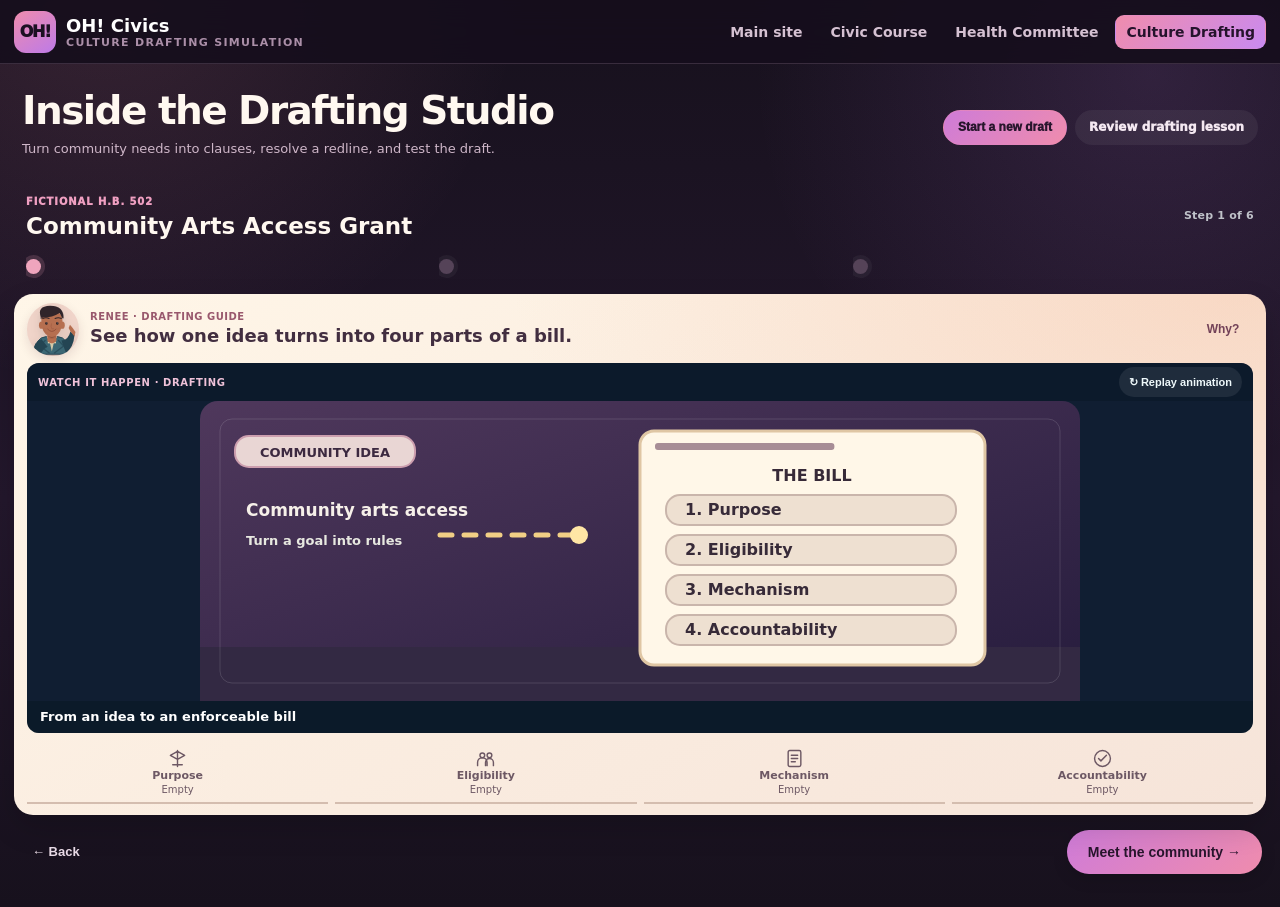
<file: culture-drafting.html>
<!doctype html>
<html lang="en">
<head>
<meta charset="utf-8">
<meta name="viewport" content="width=device-width,initial-scale=1">
<title>OH! Civics — Culture Drafting</title>
<style>
*{box-sizing:border-box}html,body{margin:0;min-height:100%;font-family:Inter,ui-sans-serif,system-ui,-apple-system,BlinkMacSystemFont,"Segoe UI",sans-serif}
:root{--bg:#17111d;--bg2:#24182d;--panel:#2a1d33;--panel2:#362341;--ink:#fff8f0;--muted:#d0b9c9;--line:rgba(239,206,235,.16);--plum:#bd7ae8;--rose:#ef8cad;--copper:#f3a65a;--paper:#f7f0e2;--paperInk:#2f2b31;--green:#79d7aa;--shadow:0 28px 90px rgba(0,0,0,.35)}
body{color:var(--ink);background:radial-gradient(circle at 8% -4%,rgba(239,140,173,.15),transparent 28%),radial-gradient(circle at 90% 8%,rgba(189,122,232,.15),transparent 28%),linear-gradient(180deg,#17111d,#23172c 55%,#17111d);overflow-x:hidden}
body:before{content:"";position:fixed;inset:0;pointer-events:none;z-index:200;background:linear-gradient(120deg,#07111f,#4a254c,#17111d);animation:enterTheme .9s ease forwards}
@keyframes enterTheme{0%{opacity:1}100%{opacity:0;visibility:hidden}}
.topbar{position:sticky;top:0;z-index:80;height:72px;border-bottom:1px solid var(--line);background:rgba(22,14,28,.90);backdrop-filter:blur(18px);display:flex;align-items:center}
.nav{width:min(1460px,calc(100% - 28px));margin:auto;display:flex;align-items:center;gap:12px}
.brand{display:flex;align-items:center;gap:10px;text-decoration:none;color:white;min-width:max-content}.logo{width:42px;height:42px;border-radius:12px;display:grid;place-items:center;background:linear-gradient(145deg,var(--rose),var(--plum));color:#1c1022;font-weight:1000;letter-spacing:-.08em}.brand strong{display:block;font-size:18px}.brand small{display:block;color:#ab8fa8;font-size:8px;letter-spacing:.12em;text-transform:uppercase;font-weight:900}
.navlinks{margin-left:auto;display:flex;gap:6px;overflow:auto}.navlinks a{white-space:nowrap;text-decoration:none;color:#d5c1d2;border:1px solid transparent;border-radius:9px;padding:8px 10px;font-size:10px;font-weight:900}.navlinks a:hover{color:#fff;border-color:var(--line);background:rgba(255,255,255,.04)}.navlinks .active{color:#25132c;background:linear-gradient(135deg,#ef8cad,#c98af0)}
.page{width:min(1460px,calc(100% - 28px));margin:0 auto;padding:24px 0 44px}
.hero{display:grid;grid-template-columns:minmax(0,1.25fr) minmax(320px,.75fr);gap:18px;margin-bottom:16px}.hero-main,.hero-side{border:1px solid var(--line);border-radius:22px;background:linear-gradient(150deg,rgba(49,31,59,.97),rgba(31,20,39,.97));box-shadow:0 18px 52px rgba(0,0,0,.18)}.hero-main{padding:26px 28px}.eyebrow{color:#ef9fc1;text-transform:uppercase;letter-spacing:.13em;font-size:9px;font-weight:950}.hero h1{margin:7px 0 9px;font-size:clamp(34px,5vw,58px);letter-spacing:-.055em;line-height:.96}.hero p{max-width:760px;margin:0;color:#cfb7c9;font-size:14px;line-height:1.6}.hero-actions{display:flex;gap:8px;flex-wrap:wrap;margin-top:18px}.btn{border-radius:10px;padding:10px 13px;border:1px solid var(--line);font-size:10px;font-weight:950;cursor:pointer;text-decoration:none;display:inline-flex;align-items:center;justify-content:center}.btn.primary{background:linear-gradient(135deg,#ce7bd8,var(--rose));color:#28162d;border-color:rgba(239,140,173,.36)}.btn.secondary{background:rgba(255,255,255,.04);color:#f4e8f1}.hero-side{padding:20px}.hero-side small{color:var(--copper);font-size:8px;font-weight:950;letter-spacing:.12em;text-transform:uppercase}.hero-side h3{font-size:18px;margin:6px 0 8px}.hero-side p{font-size:11px;line-height:1.5}
.game{border:1px solid var(--line);border-radius:26px;overflow:hidden;background:#1b1220;box-shadow:var(--shadow)}
.game-head{display:grid;grid-template-columns:minmax(0,1fr) auto;gap:18px;padding:16px 20px;border-bottom:1px solid var(--line);background:rgba(255,255,255,.025)}.game-head h2{margin:3px 0 4px;font-size:20px}.game-head p{margin:0;color:#b798b1;font-size:10px;line-height:1.4}.stage-counter{font-size:9px;color:#a2839f;font-weight:900;align-self:center}
.progress{display:grid;grid-template-columns:repeat(6,minmax(115px,1fr));overflow:auto;border-bottom:1px solid var(--line)}.progress div{padding:10px 7px;text-align:center;color:#765d76;font-size:8px;text-transform:uppercase;letter-spacing:.08em;font-weight:950;position:relative}.progress .done{color:#c3a9bd}.progress .active{color:white;background:rgba(239,140,173,.08)}.progress .active:after{content:"";position:absolute;bottom:0;left:20%;right:20%;height:2px;background:var(--rose)}
.workspace{display:grid;grid-template-columns:minmax(0,1.45fr) minmax(300px,.55fr);min-height:620px}
.studio-wrap{padding:18px;min-width:0}.studio{position:relative;height:100%;min-height:580px;border:1px solid rgba(236,194,228,.14);border-radius:20px;overflow:hidden;background:linear-gradient(180deg,#4a2d4a 0 21%,#3a263c 21% 23%,#251927 23% 100%);box-shadow:inset 0 0 90px rgba(0,0,0,.24)}
.window{position:absolute;right:7%;top:7%;width:25%;height:24%;border:8px solid #2a1b2b;background:linear-gradient(180deg,#293847,#6f5b78);box-shadow:inset 0 0 0 1px rgba(255,255,255,.1)}.window:before,.window:after{content:"";position:absolute;background:#2a1b2b}.window:before{left:48%;top:0;bottom:0;width:6px}.window:after{left:0;right:0;top:48%;height:6px}.lamp{position:absolute;left:8%;top:7%;width:9px;height:120px;background:#3f3032;transform:rotate(8deg);transform-origin:bottom}.lamp:before{content:"";position:absolute;top:-2px;left:-27px;width:62px;height:32px;border-radius:50% 50% 12px 12px;background:#d18749;box-shadow:0 12px 35px rgba(243,166,90,.28)}
.shelf{position:absolute;left:7%;top:25%;width:25%;height:10px;background:#634a3a;box-shadow:0 6px 0 #2c2023}.shelf i{position:relative;display:inline-block;width:15px;height:52px;margin:-52px 3px 0 0;border-radius:3px 3px 0 0;background:#7f5576}.shelf i:nth-child(2){background:#5b6d78;height:45px}.shelf i:nth-child(3){background:#8a6448;height:50px}.shelf i:nth-child(4){background:#485d62;height:41px}
.desk{position:absolute;left:8%;right:8%;bottom:8%;height:35%;background:linear-gradient(180deg,#7a5137,#4f382a);border-radius:12px 12px 3px 3px;box-shadow:0 22px 35px rgba(0,0,0,.35)}.desk:after{content:"";position:absolute;left:5%;right:5%;top:12px;height:4px;background:rgba(255,255,255,.06)}
.bill{position:absolute;z-index:5;left:50%;bottom:14%;transform:translateX(-50%) rotate(-1deg);width:min(400px,47%);height:46%;padding:18px 20px;background:var(--paper);color:var(--paperInk);border-radius:5px;box-shadow:0 22px 45px rgba(0,0,0,.33);font-family:Georgia,serif;transition:.35s ease}.bill h3{font-size:16px;text-align:center;margin:0 0 10px}.bill small{display:block;text-align:center;font:900 7px Inter,sans-serif;letter-spacing:.11em;text-transform:uppercase;color:#886758}.clause{position:relative;border-top:1px solid #d9cec1;padding:8px 4px 5px;font-size:9px;line-height:1.45;color:#60555b;transition:.3s ease}.clause b{font:900 7px Inter,sans-serif;text-transform:uppercase;letter-spacing:.08em;color:#7c6675}.clause.active{background:#fff2d9;box-shadow:inset 3px 0 0 #e39153;padding-left:10px;color:#372c30}.clause.redlined:after{content:"REVISION";position:absolute;right:-8px;top:8px;font:900 6px Inter,sans-serif;color:#b4475e;transform:rotate(-4deg)}
.stakeholders{position:absolute;left:4%;right:4%;top:33%;height:27%;display:flex;align-items:flex-start;justify-content:space-between;pointer-events:none}.stakeholder{width:19%;text-align:center;opacity:.22;transform:translateY(14px);transition:.35s ease}.stakeholder.show{opacity:1;transform:none}.stakeholder.active{filter:drop-shadow(0 0 14px rgba(239,140,173,.20));transform:translateY(-3px)}.stakeholder .person{position:relative;width:54px;height:66px;margin:auto;--skin:#c78c6d;--hair:#342429;--coat:#6c496d}.stakeholder:nth-child(2) .person{--skin:#8e5a45;--hair:#161313;--coat:#48626e}.stakeholder:nth-child(3) .person{--skin:#ddb088;--hair:#262126;--coat:#56664d}.stakeholder:nth-child(4) .person{--skin:#b87558;--hair:#201b1b;--coat:#735b42}.head{position:absolute;top:0;left:11px;width:32px;height:34px;border-radius:48% 48% 45% 45%;background:var(--skin)}.hair{position:absolute;top:-2px;left:10px;width:34px;height:14px;border-radius:50% 50% 35% 35%;background:var(--hair)}.body{position:absolute;bottom:0;left:4px;width:46px;height:36px;border-radius:15px 15px 5px 5px;background:var(--coat)}.stakeholder b{display:inline-block;margin-top:3px;padding:4px 6px;border-radius:6px;background:rgba(17,11,19,.75);font-size:7px;color:#f3e5ef}.note{position:absolute;z-index:9;left:5%;top:7%;width:min(410px,46%);padding:13px 14px;border-radius:14px 14px 14px 3px;background:#fff6e7;color:#3f3136;box-shadow:0 18px 40px rgba(0,0,0,.25);opacity:0;transform:translateY(8px);transition:.3s ease}.note.show{opacity:1;transform:none}.note small{display:block;color:#b05d6e;font-size:7px;font-weight:950;text-transform:uppercase;letter-spacing:.1em}.note strong{display:block;font-size:12px;margin:4px 0}.note p{font-size:10px;line-height:1.45;margin:0;color:#5d4b52}.pen{position:absolute;z-index:8;left:68%;bottom:19%;width:9px;height:140px;border-radius:6px;background:linear-gradient(180deg,#e08b5c,#7a3d3b);transform:rotate(28deg);box-shadow:0 10px 20px rgba(0,0,0,.2);opacity:.25;transition:.35s ease}.pen.active{opacity:1;transform:rotate(10deg) translateY(-12px)}
.studio-caption{position:absolute;right:10px;bottom:9px;padding:6px 8px;border-radius:8px;background:rgba(18,10,20,.68);font-size:7px;color:#c5aabd;font-weight:900;letter-spacing:.08em;text-transform:uppercase}
.learning{border-left:1px solid var(--line);padding:18px;background:linear-gradient(180deg,rgba(43,27,51,.98),rgba(27,18,34,.98));display:flex;flex-direction:column;gap:10px;min-width:0}.lesson-card,.action-card{border:1px solid var(--line);border-radius:15px;padding:14px;background:rgba(255,255,255,.03)}.lesson-card small,.action-card small{display:block;color:#ef9fc1;font-size:7.5px;font-weight:950;text-transform:uppercase;letter-spacing:.12em}.lesson-card h3,.action-card h3{font-size:15px;margin:5px 0;color:white}.lesson-card p,.action-card p{font-size:11px;line-height:1.52;color:#cdb7c8;margin:0}.action-card{flex:1}.choices{display:grid;gap:7px;margin-top:11px}.choice{width:100%;text-align:left;border:1px solid var(--line);border-radius:11px;padding:10px;background:rgba(255,255,255,.035);color:#f2e7f0;cursor:pointer}.choice:hover{border-color:rgba(239,140,173,.38);background:rgba(239,140,173,.055)}.choice.selected{border-color:rgba(239,140,173,.58);background:rgba(239,140,173,.10)}.choice b{display:block;font-size:10px}.choice span{display:block;margin-top:3px;color:#b69db1;font-size:8.5px;line-height:1.4}.bottom-actions{display:flex;align-items:center;justify-content:space-between;gap:8px}.next{border:0;border-radius:10px;padding:10px 13px;background:linear-gradient(135deg,#cf7bd8,var(--rose));color:#28152d;font-size:9px;font-weight:1000;cursor:pointer}.next[disabled]{opacity:.3;cursor:not-allowed}.back{border:1px solid var(--line);border-radius:10px;padding:9px 11px;background:rgba(255,255,255,.03);color:#eadce8;font-size:9px;font-weight:900;cursor:pointer}
.guide{position:fixed;z-index:90;right:20px;bottom:20px;width:min(390px,calc(100vw - 28px));display:grid;grid-template-columns:52px 1fr;gap:10px;padding:12px;border:1px solid rgba(239,140,173,.28);border-radius:18px;background:rgba(35,20,42,.96);box-shadow:0 24px 70px rgba(0,0,0,.32);transform:translateY(130%);transition:.38s cubic-bezier(.2,.8,.2,1)}.guide.show{transform:none}.guide-face{width:50px;height:58px;border-radius:16px;display:grid;place-items:center;background:linear-gradient(145deg,var(--copper),var(--rose));font-size:30px}.guide small{color:#ef9fc1;font-size:7px;text-transform:uppercase;letter-spacing:.12em;font-weight:950}.guide p{margin:4px 0 8px;color:#f7edf5;font-size:10px;line-height:1.45}.guide button{border:1px solid var(--line);background:rgba(255,255,255,.04);color:#f1e3ef;border-radius:8px;padding:6px 8px;font-size:8px;font-weight:900;cursor:pointer}
@media(max-width:980px){.hero{grid-template-columns:1fr}.workspace{grid-template-columns:1fr}.learning{border-left:0;border-top:1px solid var(--line)}.studio{min-height:520px}.progress{grid-template-columns:repeat(6,125px)}}@media(max-width:620px){.brand small{display:none}.navlinks a:nth-child(3){display:none}.page{width:min(100% - 16px,1460px)}.hero-main{padding:20px}.studio-wrap{padding:8px}.studio{min-height:480px}.bill{width:62%;height:48%}.stakeholder{width:23%}.stakeholder:nth-child(4){display:none}.note{width:70%}.workspace{min-height:0}.learning{padding:12px}}
</style>
<link rel="stylesheet" href="game-visuals.css">
<link rel="stylesheet" href="gameplay-layer.css">
<link rel="stylesheet" href="game-animations.css">
<link rel="stylesheet" href="civic-character-art.css">
<link rel="stylesheet" href="game-flow.css">
<script src="civic-scenes.js"></script>
<script src="civic-character-art.js"></script>
<script src="gameplay-layer.js"></script>
<script src="game-animations.js"></script>
<script src="game-flow.js"></script>
</head>
<body class="culture">
<header class="topbar"><div class="nav"><a class="brand" href="index.html"><div class="logo">OH!</div><div><strong>OH! Civics</strong><small>Culture Drafting Simulation</small></div></a><nav class="navlinks"><a href="index.html">Main site</a><a href="civics-course-latest.html">Civic Course</a><a href="health-committee.html">Health Committee</a><a class="active" href="culture-drafting.html">Culture Drafting</a></nav></div></header>
<main class="page">
<section class="hero"><div class="hero-main"><span class="eyebrow">Separate simulation · connected course</span><h1>Inside the Drafting Studio</h1><p>Turn community needs into clauses, resolve a redline, and test the draft.</p><div class="hero-actions"><button class="btn primary" id="newDraft">Start a new draft</button><a class="btn secondary" href="civics-course-latest.html">Review drafting lesson</a></div></div><aside class="hero-side"><small>Visual mode</small><h3>The document is the game board.</h3><p>People feed requirements into the bill. Clause sections light up as they are written. Redlines appear where ambiguity remains, and the final implementation test shows what the words would require in practice.</p></aside></section>
<section class="game"><div class="game-head"><div><span class="eyebrow" id="caseCode"></span><h2 id="caseTitle"></h2><p id="caseQuestion"></p></div><div class="stage-counter" id="stageCounter"></div></div><div class="progress" id="progress"></div><div class="workspace"><div class="studio-wrap"><div class="studio">
<div class="window"></div><div class="lamp"></div><div class="shelf"><i></i><i></i><i></i><i></i></div>
<div class="note" id="note"><small id="noteTag"></small><strong id="noteName"></strong><p id="noteText"></p></div>
<div class="stakeholders" id="stakeholders"></div>
<div class="bill" id="bill"><small id="billCode"></small><h3 id="billTitle"></h3><div id="billClauses"></div></div>
<div class="pen" id="pen"></div><div class="desk"></div><div class="studio-caption" id="studioCaption">Legislative drafting studio · fictional practice room</div></div></div>
<aside class="learning"><div class="lesson-card"><small>What this stage teaches</small><h3 id="lessonTitle"></h3><p id="lessonText"></p></div><div class="action-card"><small>Your move</small><h3 id="actionTitle"></h3><p id="actionText"></p><div class="choices" id="choices"></div></div><div class="bottom-actions"><button class="back" id="backBtn">← Back</button><button class="next" id="nextBtn">Next →</button></div></aside></div></section>
</main>
<div class="guide" id="guide"><div class="guide-face">🧑🏽‍💼</div><div><small>Renee · legislative drafter</small><p id="guideText"></p><button id="guideDismiss">Got it</button></div></div>
<script>
(function(){
const stages=['Draft request','Stakeholder needs','Clause drafting','Sponsor redline','Implementation test','Final text'];
const people=[['Sponsor Vale','Sponsor'],['Ari Monroe','Arts director'],['Cam Price','Grant administrator'],['Leah Soto','Auditor']];
const cases=[
 {code:'Fictional H.B. 502',title:'Community Arts Access Grant',question:'Can a broad goal become clear enough that an agency knows who qualifies, what may be funded, and what must be reported?',goal:'Create a state grant that helps communities provide low-cost arts programming.',
 needs:[
  {name:'Ari Monroe',role:'Small-town arts director',need:'Small organizations need to know whether they qualify before spending time on an application.',clue:'The eligibility clause needs a clear organizational or geographic rule.'},
  {name:'Cam Price',role:'State grants administrator',need:'The agency needs to know which expenses are allowed and how award size is limited.',clue:'The mechanism clause needs eligible-use and award rules.'},
  {name:'Leah Soto',role:'Legislative auditor',need:'Lawmakers will need information later to judge whether the program reached communities.',clue:'The accountability clause needs reporting or evaluation requirements.'}
 ],
 clauses:[
  {name:'Purpose',prompt:'What is the program trying to accomplish?',opts:[['The program shall expand public access to community arts programming through competitive grants.','Specific: names both the outcome and the tool.'],['The state supports the arts.','Broad: expresses a value but gives administrators little operating direction.']]},
  {name:'Eligibility',prompt:'Who may apply?',opts:[['Ohio nonprofit arts organizations and local governments serving communities under 100,000 residents may apply.','Specific: administrators can identify who qualifies, but some groups are excluded.'],['Any organization contributing to culture may apply.','Flexible: broader access, but the agency must decide what “contributing to culture” means.']]},
  {name:'Mechanism',prompt:'What may the grant pay for?',opts:[['Awards may cover teaching artists, venue costs, accessibility services, and program materials up to a stated cap.','Specific: identifies allowable costs and limits award size.'],['The agency may award funds for appropriate cultural uses.','Flexible: easier to adapt, but more policy detail shifts to agency judgment.']]},
  {name:'Accountability',prompt:'How will anyone know what happened?',opts:[['The agency shall publish annual award, geography, participation, and expenditure data.','Creates a recurring public record for oversight.'],['The agency shall administer the program efficiently.','Sets an expectation but creates little concrete information for later review.']]}
 ],
 redlines:[
  ['Define community arts programming','Add a definition covering public performances, exhibitions, instruction, and participatory arts activities.','This narrows uncertainty about which activities count.'],
  ['Add a two-year pilot','End new awards after two years unless lawmakers continue the program.','This creates a scheduled review point but less long-term certainty.']
 ],
 tests:[
  ['Rural nonprofit asks if it qualifies','Use the eligibility clause to decide whether a small nonprofit in a community of 40,000 can apply.','A clear eligibility clause should let the applicant and agency reach the same answer without inventing a new rule.'],
  ['Agency reviews an accessibility invoice','Use the mechanism clause to decide whether accessibility services are an eligible cost.','Specific allowable-use language reduces the amount of policy discretion left to the administrator.']
 ]},
 {code:'Fictional S.B. 178',title:'Historic Venue Accessibility Credit',question:'Can an incentive be drafted clearly enough to distinguish qualifying accessibility work from ordinary renovation?',goal:'Encourage older cultural venues to make accessibility improvements.',
 needs:[
  {name:'Ari Monroe',role:'Historic theater manager',need:'Older venues often renovate in phases rather than all at once.',clue:'Eligibility and timing rules should say whether phased projects count.'},
  {name:'Cam Price',role:'Accessibility consultant',need:'The incentive should distinguish genuine accessibility work from unrelated renovation.',clue:'The mechanism needs a definition of eligible expenses.'},
  {name:'Leah Soto',role:'Tax administrator',need:'The agency needs records that support certification and later review.',clue:'Accountability needs documentation and certification rules.'}
 ],
 clauses:[
  {name:'Purpose',prompt:'What is the incentive for?',opts:[['Create a credit for qualifying accessibility improvements to eligible Ohio cultural venues.','Specific: ties the incentive to a defined kind of improvement.'],['Support historic venues.','Broad: does not identify the mechanism or qualifying activity.']]},
  {name:'Eligibility',prompt:'Which venues qualify?',opts:[['A venue open to the public and used primarily for performing, visual, museum, or cultural programming may apply if it meets the age requirement.','Defined scope with identifiable conditions.'],['Any older building with cultural value may apply.','Flexible but leaves “cultural value” undefined.']]},
  {name:'Mechanism',prompt:'Which costs count?',opts:[['Eligible expenditures include ramps, lifts, accessible seating, restroom alterations, assistive-listening systems, and related design costs.','Specific: connects the credit to identifiable accessibility work.'],['The credit may cover reasonable renovation expenses.','Flexible but may include work unrelated to accessibility without more guidance.']]},
  {name:'Accountability',prompt:'What records must be kept?',opts:[['Applicants shall retain invoices, project certifications, and proof of public use for agency review.','Creates a concrete verification record.'],['Applicants shall provide information requested by the agency.','Flexible but gives applicants less advance clarity about required records.']]}
 ],
 redlines:[
  ['Clarify phased projects','Permit qualifying expenditures across a defined multi-year project window.','Addresses phased renovation while requiring a clear timeframe.'],
  ['Define public use','Specify a minimum schedule or percentage of public cultural programming.','Makes an eligibility concept measurable but may exclude irregular venues.']
 ],
 tests:[
  ['Theater renovates in three phases','Use the eligibility and redline language to decide whether costs from more than one year may qualify.','A time-window rule determines whether phased projects can be treated as one qualifying project.'],
  ['Venue submits decorative renovation costs','Use the mechanism clause to decide whether decorative work belongs in the eligible-expense calculation.','The more specific the definition, the less interpretive discretion the administrator needs.']
 ]}
];
let state={caseIndex:0,stage:0,heard:new Set(),activePerson:null,clauseIndex:0,choices:[],redline:null,test:null};
const el=id=>document.getElementById(id),current=()=>cases[state.caseIndex];
function guide(text){el('guideText').textContent=text}
function progress(){el('progress').innerHTML=stages.map((s,i)=>'<div class="'+(i<state.stage?'done':i===state.stage?'active':'')+'">'+(i+1)+'. '+s+'</div>').join('')}
function renderPeople(){
 el('stakeholders').innerHTML=people.map((p,i)=>'<div class="stakeholder '+(state.stage>=1?'show ':'')+(state.activePerson===i?'active':'')+'"><div class="person"><div class="head"></div><div class="hair"></div><div class="body"></div></div><b>'+p[0]+'</b></div>').join('');
}
function showNote(tag,name,text){el('noteTag').textContent=tag;el('noteName').textContent=name;el('noteText').textContent=text;el('note').classList.add('show')}
function hideNote(){el('note').classList.remove('show')}
function renderBill(activeClause){
 const c=current();el('billCode').textContent=c.code;el('billTitle').textContent=c.title;
 el('billClauses').innerHTML=c.clauses.map((cl,i)=>{const chosen=state.choices[i];const text=chosen==null?'[Drafting needed]':cl.opts[chosen][0];return '<div class="clause '+(activeClause===i?'active ':'')+(state.stage===3&&activeClause===i?'redlined':'')+'"><b>'+cl.name+'</b><br>'+text+'</div>'}).join('');
}
function choiceButton(title,sub,index,selected,kind){return '<button class="choice '+(selected?'selected':'')+'" data-kind="'+kind+'" data-index="'+index+'"><b>'+title+'</b><span>'+sub+'</span></button>'}
function render(){
 const c=current();progress();renderPeople();hideNote();el('pen').classList.remove('active');el('caseCode').textContent=c.code;el('caseTitle').textContent=c.title;el('caseQuestion').textContent=c.question;el('stageCounter').textContent='Stage '+(state.stage+1)+' / '+stages.length;el('backBtn').disabled=state.stage===0;el('studioCaption').textContent=stages[state.stage]+' · legislative drafting studio';
 let lessonTitle='',lessonText='',actionTitle='',actionText='',choices='',nextDisabled=false,nextLabel='Next →',activeClause=-1;
 if(state.stage===0){
  lessonTitle='A policy goal is not yet a bill.';lessonText='A bill needs instructions: who qualifies, what government does, which conditions apply, and how results are reviewed.';
  actionTitle='Read the sponsor request';actionText=c.goal+' Give the goal an operating structure.';
  choices='<div class="lesson-card" style="margin-top:10px"><small>Drafting question</small><p>'+c.question+'</p></div>';guide('Look at the paper: every section begins as “Drafting needed.” The visual is showing you that a policy goal has not yet answered the legal questions an administrator would face.');
 } else if(state.stage===1){
  if(state.activePerson!=null&&state.activePerson>0){const n=c.needs[state.activePerson-1];showNote('Stakeholder need',n.name,n.need)}
  lessonTitle='Stakeholders reveal missing rules.';lessonText='Stakeholder experience reveals missing definitions, eligibility rules, mechanisms, or oversight. You decide how to draft them.';
  actionTitle='Open every stakeholder note';actionText='Match each need to a clause.';
  choices=c.needs.map((n,i)=>choiceButton(n.name,n.role+' · '+(state.heard.has(i)?n.clue:'Open note'),i,state.heard.has(i),'need')).join('');nextDisabled=state.heard.size<c.needs.length;guide('The characters are not decoration. Each one exposes a different job the bill text has to perform. Watch which clause their concern points toward.');
 } else if(state.stage===2){
  activeClause=Math.min(state.clauseIndex,c.clauses.length-1);const cl=c.clauses[state.clauseIndex];const selected=state.choices[state.clauseIndex];
  if(state.clauseIndex>=c.clauses.length){
    lessonTitle='The draft now has a complete structure.';lessonText='Purpose, eligibility, mechanism, and accountability do different jobs. Check that the draft performs all four.';
    actionTitle='Review the assembled bill';actionText='Review how the four sections work together.';
    choices='<div class="lesson-card"><small>Structure check</small><p>Can you explain what each clause does without relying on the bill title?</p></div>';activeClause=-1;
  }else{
    lessonTitle='Every clause has a different job.';lessonText='Specific language limits discretion. Broader language preserves flexibility but leaves more decisions to administrators.';
    actionTitle=cl.name+' clause';actionText=cl.prompt;
    choices=cl.opts.map((o,i)=>choiceButton(i===0?'More specific':'More flexible',o[0]+' '+o[1],i,selected===i,'clause')).join('');nextDisabled=selected==null;nextLabel=state.clauseIndex===c.clauses.length-1?'Review full draft →':'Next clause →';el('pen').classList.add('active');
  }
 } else if(state.stage===3){
  const picked=state.redline==null?null:c.redlines[state.redline];activeClause=state.redline===0?1:3;el('pen').classList.add('active');if(picked)showNote('Sponsor redline','Sponsor Vale',picked[1]);
  lessonTitle='Revision is part of legislating.';lessonText='Identify the ambiguity, the new language, and its practical effect.';
  actionTitle='Choose a sponsor redline to resolve';actionText='Choose a revision and inspect its effect.';
  choices=c.redlines.map((r,i)=>choiceButton(r[0],r[1],i,state.redline===i,'redline')).join('')+(picked?'<div class="lesson-card" style="margin-top:10px"><small>Drafting effect</small><p>'+picked[2]+'</p></div>':'');nextDisabled=state.redline==null;
  guide('Now the visual focus is the marked clause. That is the learning point: when a problem becomes specific, the bill should change in a specific place.');
 } else if(state.stage===4){
  const picked=state.test==null?null:c.tests[state.test];if(picked)showNote('Implementation test','Agency reviewer',picked[0]+': '+picked[1]);
  lessonTitle='Test the text against a real decision.';lessonText='Can two readers apply the text and reach the same result? Test it against an applicant or agency decision.';
  actionTitle='Run an implementation test';actionText='Apply your draft to a scenario.';
  choices=c.tests.map((t,i)=>choiceButton(t[0],t[1],i,state.test===i,'test')).join('')+(picked?'<div class="lesson-card" style="margin-top:10px"><small>What this test reveals</small><p>'+picked[2]+'</p></div>':'');nextDisabled=state.test==null;guide('This is where drafting becomes concrete. The question is no longer “does the sentence sound good?” It is “can this sentence actually decide the case in front of the administrator?”');
 } else {
  lessonTitle='The final text is the policy artifact.';lessonText='Trace each clause to its purpose. Can an administrator apply it without inventing a rule?';
  actionTitle='What the studio taught';actionText='Needs → clauses → revision → implementation.';
  const r=c.redlines[state.redline];choices='<div class="lesson-card"><small>Final revision</small><h3>'+r[0]+'</h3><p>'+r[2]+'</p></div><div class="hero-actions"><a class="btn secondary" href="civics-course-latest.html">Return to course</a><a class="btn secondary" href="health-committee.html">Try committee simulation</a></div>';nextLabel='Replay draft ↻';guide('If you can point at each section of the paper and explain the job it performs, you understand more than the bill title—you understand the policy structure.');
 }
 renderBill(activeClause);el('lessonTitle').textContent=lessonTitle;el('lessonText').textContent=lessonText;el('actionTitle').textContent=actionTitle;el('actionText').textContent=actionText;el('choices').innerHTML=choices;el('nextBtn').disabled=nextDisabled;el('nextBtn').textContent=nextLabel;updateCivicScene('culture',state,c);window.OHGameLayer.render('culture',state,c);
}
document.addEventListener('click',e=>{
 const b=e.target.closest('[data-kind]');if(!b)return;const i=Number(b.dataset.index),k=b.dataset.kind;
 if(k==='need'){state.heard.add(i);state.activePerson=i+1}
 if(k==='clause')state.choices[state.clauseIndex]=i;
 if(k==='redline')state.redline=i;
 if(k==='test')state.test=i;
 render();
});
el('nextBtn').onclick=()=>{
 const draft=current();
 if(state.stage===5){state.stage=0;state.heard=new Set();state.activePerson=null;state.clauseIndex=0;state.choices=[];state.redline=null;state.test=null}
 else if(state.stage===2&&state.clauseIndex<draft.clauses.length){state.clauseIndex++;if(state.clauseIndex>draft.clauses.length)state.clauseIndex=draft.clauses.length}
 else if(state.stage===2&&state.clauseIndex>=draft.clauses.length){state.stage++}
 else state.stage++;
 render();
};
el('backBtn').onclick=()=>{const draft=current();if(state.stage===2&&state.clauseIndex>0){state.clauseIndex--}else if(state.stage>0){state.stage--;if(state.stage===2)state.clauseIndex=Math.min(draft.clauses.length,state.choices.length)}render()};
el('newDraft').onclick=()=>{state={caseIndex:(state.caseIndex+1)%cases.length,stage:0,heard:new Set(),activePerson:null,clauseIndex:0,choices:[],redline:null,test:null};render()};
el('guideDismiss').onclick=()=>el('guide').classList.remove('show');
const help=document.createElement('button');help.className='btn secondary';help.textContent='Learning guide';help.onclick=()=>el('guide').classList.toggle('show');el('backBtn').parentElement.append(help);document.querySelector('.guide-face').innerHTML=civicGlyph();
render();
})();
</script>
<script src="visual-enhancements.js"></script></body>
</html>
</file>
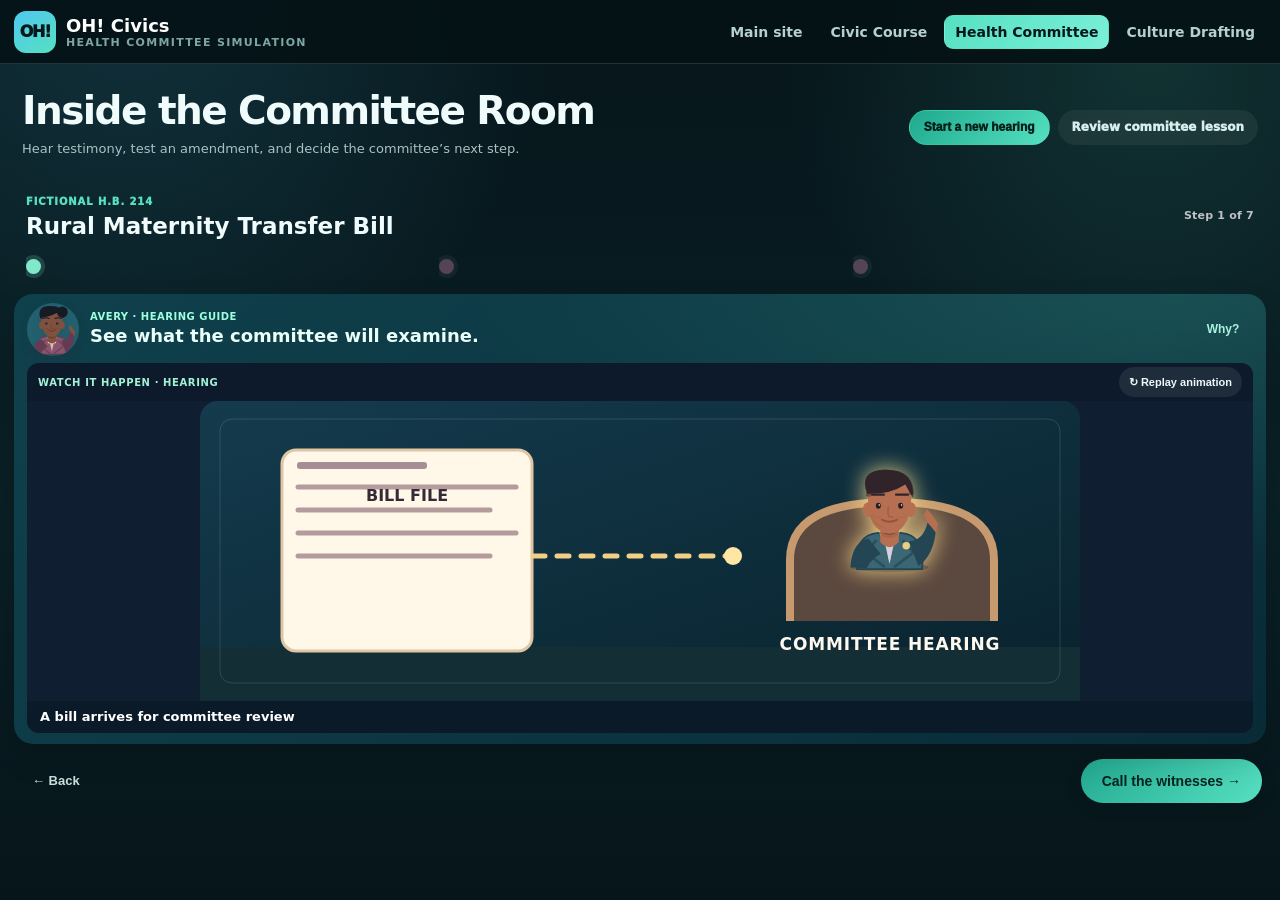
<file: health-committee.html>
<!doctype html>
<html lang="en">
<head>
<meta charset="utf-8">
<meta name="viewport" content="width=device-width,initial-scale=1">
<title>OH! Civics — Health Committee</title>
<style>
*{box-sizing:border-box}html,body{margin:0;min-height:100%;font-family:Inter,ui-sans-serif,system-ui,-apple-system,BlinkMacSystemFont,"Segoe UI",sans-serif}
:root{--bg:#06151a;--bg2:#0b2228;--panel:#0e2930;--panel2:#12343d;--ink:#effcfb;--muted:#a7c3c1;--line:rgba(177,224,219,.16);--teal:#56e0c1;--cyan:#4fc8ef;--gold:#ffd06c;--red:#ff7e8a;--shadow:0 28px 90px rgba(0,0,0,.34)}
body{color:var(--ink);background:radial-gradient(circle at 10% -5%,rgba(79,200,239,.17),transparent 30%),radial-gradient(circle at 90% 5%,rgba(86,224,193,.14),transparent 26%),linear-gradient(180deg,#06151a,#0a2026 55%,#06151a);overflow-x:hidden}
body:before{content:"";position:fixed;inset:0;pointer-events:none;z-index:200;background:linear-gradient(120deg,#07111f,#0b3b3d,#07111f);animation:enterTheme .9s ease forwards}
@keyframes enterTheme{0%{opacity:1}100%{opacity:0;visibility:hidden}}
.topbar{position:sticky;top:0;z-index:80;height:72px;border-bottom:1px solid var(--line);background:rgba(5,18,22,.90);backdrop-filter:blur(18px);display:flex;align-items:center}
.nav{width:min(1460px,calc(100% - 28px));margin:auto;display:flex;align-items:center;gap:12px}
.brand{display:flex;align-items:center;gap:10px;text-decoration:none;color:white;min-width:max-content}.logo{width:42px;height:42px;border-radius:12px;display:grid;place-items:center;background:linear-gradient(145deg,var(--cyan),var(--teal));color:#07181d;font-weight:1000;letter-spacing:-.08em}.brand strong{display:block;font-size:18px}.brand small{display:block;color:#7fa6a7;font-size:8px;letter-spacing:.12em;text-transform:uppercase;font-weight:900}
.navlinks{margin-left:auto;display:flex;gap:6px;overflow:auto}.navlinks a{white-space:nowrap;text-decoration:none;color:#b6d0d0;border:1px solid transparent;border-radius:9px;padding:8px 10px;font-size:10px;font-weight:900}.navlinks a:hover{color:#fff;border-color:var(--line);background:rgba(255,255,255,.04)}.navlinks .active{color:#06171b;background:linear-gradient(135deg,var(--teal),#7bf0d8)}
.page{width:min(1460px,calc(100% - 28px));margin:0 auto;padding:24px 0 44px}
.hero{display:grid;grid-template-columns:minmax(0,1.25fr) minmax(320px,.75fr);gap:18px;margin-bottom:16px}.hero-main,.hero-side{border:1px solid var(--line);border-radius:22px;background:linear-gradient(150deg,rgba(15,42,49,.96),rgba(7,27,33,.96));box-shadow:0 18px 52px rgba(0,0,0,.18)}.hero-main{padding:26px 28px}.eyebrow{color:var(--teal);text-transform:uppercase;letter-spacing:.13em;font-size:9px;font-weight:950}.hero h1{margin:7px 0 9px;font-size:clamp(34px,5vw,58px);letter-spacing:-.055em;line-height:.96}.hero p{max-width:760px;margin:0;color:#a7c3c1;font-size:14px;line-height:1.6}.hero-actions{display:flex;gap:8px;flex-wrap:wrap;margin-top:18px}.btn{border-radius:10px;padding:10px 13px;border:1px solid var(--line);font-size:10px;font-weight:950;cursor:pointer;text-decoration:none;display:inline-flex;align-items:center;justify-content:center}.btn.primary{background:linear-gradient(135deg,#1ea98e,var(--teal));color:#042019;border-color:rgba(86,224,193,.35)}.btn.secondary{background:rgba(255,255,255,.04);color:#d8eeee}.hero-side{padding:20px}.hero-side small{color:var(--gold);font-size:8px;font-weight:950;letter-spacing:.12em;text-transform:uppercase}.hero-side h3{font-size:18px;margin:6px 0 8px}.hero-side p{font-size:11px;line-height:1.5}
.game{border:1px solid var(--line);border-radius:26px;overflow:hidden;background:#071a1f;box-shadow:var(--shadow)}
.game-head{display:grid;grid-template-columns:minmax(0,1fr) auto;gap:18px;padding:16px 20px;border-bottom:1px solid var(--line);background:rgba(255,255,255,.025)}.game-head h2{margin:3px 0 4px;font-size:20px}.game-head p{margin:0;color:#86aaab;font-size:10px;line-height:1.4}.stage-counter{font-size:9px;color:#82a6a7;font-weight:900;align-self:center}
.progress{display:grid;grid-template-columns:repeat(7,minmax(105px,1fr));overflow:auto;border-bottom:1px solid var(--line)}.progress div{padding:10px 7px;text-align:center;color:#547d7e;font-size:8px;text-transform:uppercase;letter-spacing:.08em;font-weight:950;position:relative}.progress .done{color:#9fbfc0}.progress .active{color:white;background:rgba(86,224,193,.08)}.progress .active:after{content:"";position:absolute;bottom:0;left:20%;right:20%;height:2px;background:var(--teal)}
.workspace{display:grid;grid-template-columns:minmax(0,1.45fr) minmax(300px,.55fr);min-height:610px}
.room-wrap{padding:18px;min-width:0}.room{position:relative;height:100%;min-height:570px;border:1px solid rgba(154,213,210,.14);border-radius:20px;overflow:hidden;background:linear-gradient(180deg,#173a40 0 20%,#20444a 20% 22%,#162f34 22% 70%,#11262b 70%);box-shadow:inset 0 0 80px rgba(0,0,0,.22)}
.wall-panel{position:absolute;left:8%;right:8%;top:6%;height:25%;border:1px solid rgba(210,245,240,.08);background:linear-gradient(180deg,#254b50,#1a3b41);box-shadow:inset 0 0 40px rgba(0,0,0,.16)}.seal{position:absolute;top:8%;left:50%;transform:translateX(-50%);width:78px;height:78px;border-radius:50%;display:grid;place-items:center;border:2px solid rgba(255,208,108,.55);box-shadow:0 0 0 7px rgba(255,208,108,.07);color:var(--gold);font-family:Georgia,serif;font-size:25px;font-weight:900}.seal small{position:absolute;bottom:-18px;font:800 7px Inter,sans-serif;letter-spacing:.15em;color:#8da7a5}
.dais{position:absolute;left:7%;right:7%;top:28%;height:22%;border-radius:14px 14px 6px 6px;background:linear-gradient(180deg,#583e2c,#32271f);border:1px solid rgba(255,220,170,.13);box-shadow:0 14px 28px rgba(0,0,0,.28);display:flex;align-items:flex-start;justify-content:space-around;padding:10px 3% 0}
.member{width:16%;min-width:78px;text-align:center;transition:.3s ease;opacity:.68}.member.active{opacity:1;transform:translateY(-4px)}.member .person{margin:auto;--skin:#9d684e;--hair:#241e1b}.member:nth-child(2) .person{--skin:#d29a75;--hair:#6e5141}.member:nth-child(3) .person{--skin:#ba7654;--hair:#201b1b}.member:nth-child(4) .person{--skin:#7d513e;--hair:#171313}.member:nth-child(5) .person{--skin:#deb087;--hair:#252329}.person{position:relative;width:48px;height:56px}.head{position:absolute;top:0;left:10px;width:28px;height:30px;border-radius:48% 48% 45% 45%;background:var(--skin);box-shadow:inset 0 -3px 0 rgba(0,0,0,.08)}.hair{position:absolute;top:-2px;left:9px;width:30px;height:13px;border-radius:50% 50% 35% 35%;background:var(--hair)}.body{position:absolute;bottom:0;left:4px;width:40px;height:30px;border-radius:14px 14px 5px 5px;background:#1e4f58}.member:nth-child(2) .body{background:#405a76}.member:nth-child(3) .body{background:#5c496a}.member:nth-child(4) .body{background:#305e4f}.member:nth-child(5) .body{background:#725748}.member b{display:block;margin-top:3px;font-size:7.5px;color:#f5f5ed}.member span{display:block;font-size:6.5px;color:#b9a993;margin-top:2px}
.witness-zone{position:absolute;left:18%;right:18%;top:55%;height:25%;display:flex;align-items:flex-start;justify-content:center}.witness-table{position:absolute;left:11%;right:11%;bottom:7%;height:38%;border-radius:8px;background:linear-gradient(180deg,#6b4a31,#3a2c22);box-shadow:0 15px 22px rgba(0,0,0,.28)}.witness{position:relative;z-index:3;text-align:center;transform:translateY(-5px);transition:.35s ease}.witness .person{width:62px;height:76px;margin:auto;--skin:#c58b68;--hair:#352723}.witness .head{left:13px;width:36px;height:38px}.witness .hair{left:12px;width:38px;height:16px}.witness .body{left:4px;width:54px;height:41px;background:#36685d}.witness-name{display:inline-block;margin-top:4px;padding:5px 8px;border-radius:7px;background:#f4efe4;color:#2b302f;font-size:8px;font-weight:950;box-shadow:0 6px 16px rgba(0,0,0,.18)}
.audience{position:absolute;left:6%;right:6%;bottom:3%;display:flex;justify-content:space-around;opacity:.35}.audience i{width:24px;height:34px;border-radius:50% 50% 12px 12px;background:#4a6869;box-shadow:24px 4px 0 #385a5d}
.speech{position:absolute;z-index:8;left:5%;top:7%;width:min(390px,47%);padding:13px 14px;border-radius:14px 14px 14px 3px;background:#f5f8f4;color:#173137;box-shadow:0 18px 40px rgba(0,0,0,.25);opacity:0;transform:translateY(8px);transition:.3s ease;pointer-events:none}.speech.show{opacity:1;transform:translateY(0)}.speech small{display:block;color:#508073;font-size:7px;font-weight:950;text-transform:uppercase;letter-spacing:.1em}.speech strong{display:block;font-size:12px;margin:4px 0}.speech p{font-size:10px;line-height:1.45;margin:0;color:#44595c}
.room-caption{position:absolute;right:10px;bottom:9px;padding:6px 8px;border-radius:8px;background:rgba(4,15,18,.66);font-size:7px;color:#9ababa;font-weight:900;letter-spacing:.08em;text-transform:uppercase}
.learning{border-left:1px solid var(--line);padding:18px;background:linear-gradient(180deg,rgba(8,31,36,.98),rgba(6,22,27,.98));display:flex;flex-direction:column;gap:10px;min-width:0}.lesson-card,.action-card{border:1px solid var(--line);border-radius:15px;padding:14px;background:rgba(255,255,255,.03)}.lesson-card small,.action-card small{display:block;color:var(--teal);font-size:7.5px;font-weight:950;text-transform:uppercase;letter-spacing:.12em}.lesson-card h3,.action-card h3{font-size:15px;margin:5px 0;color:white}.lesson-card p,.action-card p{font-size:11px;line-height:1.52;color:#a9c3c4;margin:0}.action-card{flex:1}.choices{display:grid;gap:7px;margin-top:11px}.choice{width:100%;text-align:left;border:1px solid var(--line);border-radius:11px;padding:10px;background:rgba(255,255,255,.035);color:#dceeed;cursor:pointer}.choice:hover{border-color:rgba(86,224,193,.38);background:rgba(86,224,193,.055)}.choice.selected{border-color:rgba(86,224,193,.58);background:rgba(86,224,193,.10)}.choice b{display:block;font-size:10px}.choice span{display:block;margin-top:3px;color:#8aacae;font-size:8.5px;line-height:1.4}.bottom-actions{display:flex;align-items:center;justify-content:space-between;gap:8px}.next{border:0;border-radius:10px;padding:10px 13px;background:linear-gradient(135deg,#22a88f,var(--teal));color:#06231e;font-size:9px;font-weight:1000;cursor:pointer}.next[disabled]{opacity:.3;cursor:not-allowed}.back{border:1px solid var(--line);border-radius:10px;padding:9px 11px;background:rgba(255,255,255,.03);color:#cae0df;font-size:9px;font-weight:900;cursor:pointer}
.bill-paper{position:absolute;z-index:5;left:50%;top:54%;transform:translateX(-50%) rotate(-1deg);width:240px;height:160px;padding:16px;background:#f5f1e7;color:#273130;border-radius:5px;box-shadow:0 18px 35px rgba(0,0,0,.28);font-family:Georgia,serif;opacity:0;transition:.35s ease}.bill-paper.show{opacity:1;top:52%}.bill-paper b{display:block;font:900 8px Inter,sans-serif;text-transform:uppercase;letter-spacing:.1em;color:#527067}.bill-line{height:7px;border-radius:4px;background:#c9cfca;margin:9px 0}.bill-line.short{width:65%}.bill-line.redline{background:#ffb4b8;position:relative}.bill-line.redline:after{content:"AMEND";position:absolute;right:-46px;top:-3px;color:#a13c45;font:900 6px Inter,sans-serif}
.vote-chip{display:inline-grid;place-items:center;width:28px;height:20px;border-radius:6px;margin-top:4px;font-size:6px;font-weight:1000;background:#31534c;color:#9ec9be;opacity:0;transform:translateY(5px);transition:.25s}.member.vote .vote-chip{opacity:1;transform:none}.member.vote:nth-child(odd) .vote-chip{background:#285f52;color:#c7f7e9}.member.vote:nth-child(even) .vote-chip{background:#604545;color:#f1c5c5}
.guide{position:fixed;z-index:90;right:20px;bottom:20px;width:min(390px,calc(100vw - 28px));display:grid;grid-template-columns:52px 1fr;gap:10px;padding:12px;border:1px solid rgba(86,224,193,.28);border-radius:18px;background:rgba(8,29,34,.96);box-shadow:0 24px 70px rgba(0,0,0,.32);transform:translateY(130%);transition:.38s cubic-bezier(.2,.8,.2,1)}.guide.show{transform:none}.guide-face{width:50px;height:58px;border-radius:16px;display:grid;place-items:center;background:linear-gradient(145deg,var(--cyan),var(--teal));font-size:30px}.guide small{color:var(--teal);font-size:7px;text-transform:uppercase;letter-spacing:.12em;font-weight:950}.guide p{margin:4px 0 8px;color:#e8f6f5;font-size:10px;line-height:1.45}.guide button{border:1px solid var(--line);background:rgba(255,255,255,.04);color:#dff0ef;border-radius:8px;padding:6px 8px;font-size:8px;font-weight:900;cursor:pointer}
@media(max-width:980px){.hero{grid-template-columns:1fr}.workspace{grid-template-columns:1fr}.learning{border-left:0;border-top:1px solid var(--line)}.room{min-height:520px}.progress{grid-template-columns:repeat(7,120px)}}@media(max-width:620px){.brand small{display:none}.navlinks a:nth-child(3){display:none}.page{width:min(100% - 16px,1460px)}.hero-main{padding:20px}.room-wrap{padding:8px}.room{min-height:470px}.dais{left:2%;right:2%}.member{min-width:55px}.member .person{transform:scale(.82)}.member b{font-size:6px}.member span{display:none}.speech{width:72%;font-size:9px}.workspace{min-height:0}.learning{padding:12px}}
</style>
<link rel="stylesheet" href="game-visuals.css">
<link rel="stylesheet" href="gameplay-layer.css">
<link rel="stylesheet" href="game-animations.css">
<link rel="stylesheet" href="civic-character-art.css">
<link rel="stylesheet" href="game-flow.css">
<script src="civic-scenes.js"></script>
<script src="civic-character-art.js"></script>
<script src="gameplay-layer.js"></script>
<script src="game-animations.js"></script>
<script src="game-flow.js"></script>
</head>
<body class="health">
<header class="topbar"><div class="nav"><a class="brand" href="index.html"><div class="logo">OH!</div><div><strong>OH! Civics</strong><small>Health Committee Simulation</small></div></a><nav class="navlinks"><a href="index.html">Main site</a><a href="civics-course-latest.html">Civic Course</a><a class="active" href="health-committee.html">Health Committee</a><a href="culture-drafting.html">Culture Drafting</a></nav></div></header>
<main class="page">
<section class="hero"><div class="hero-main"><span class="eyebrow">Separate simulation · connected course</span><h1>Inside the Committee Room</h1><p>Hear testimony, test an amendment, and decide the committee’s next step.</p><div class="hero-actions"><button class="btn primary" id="newCase">Start a new hearing</button><a class="btn secondary" href="civics-course-latest.html">Review committee lesson</a></div></div><aside class="hero-side"><small>Visual mode</small><h3>The room teaches with you.</h3><p>Characters, the witness table, bill paper, member reactions, and voting indicators change as the process moves. The visual is the process—not a background illustration.</p></aside></section>
<section class="game"><div class="game-head"><div><span class="eyebrow" id="caseCode"></span><h2 id="caseTitle"></h2><p id="caseQuestion"></p></div><div class="stage-counter" id="stageCounter"></div></div><div class="progress" id="progress"></div><div class="workspace"><div class="room-wrap"><div class="room">
<div class="wall-panel"></div><div class="seal">OH<small>COMMITTEE ROOM</small></div>
<div class="speech" id="speech"><small id="speechTag"></small><strong id="speechName"></strong><p id="speechText"></p></div>
<div class="dais" id="dais"></div>
<div class="witness-zone"><div class="witness" id="witness"><div class="person"><div class="head"></div><div class="hair"></div><div class="body"></div></div><div class="witness-name" id="witnessName">Witness table</div></div><div class="witness-table"></div></div>
<div class="bill-paper" id="billPaper"><b>Committee substitute / amendment</b><div class="bill-line"></div><div class="bill-line short"></div><div class="bill-line redline"></div><div class="bill-line"></div><div class="bill-line short"></div></div>
<div class="audience"><i></i><i></i><i></i><i></i></div><div class="room-caption" id="roomCaption">Public hearing · fictional practice room</div></div></div>
<aside class="learning"><div class="lesson-card"><small>What this stage teaches</small><h3 id="lessonTitle"></h3><p id="lessonText"></p></div><div class="action-card"><small>Your move</small><h3 id="actionTitle"></h3><p id="actionText"></p><div class="choices" id="choices"></div></div><div class="bottom-actions"><button class="back" id="backBtn">← Back</button><button class="next" id="nextBtn">Next →</button></div></aside></div></section>
</main>
<div class="guide" id="guide"><div class="guide-face">🧑🏽‍⚖️</div><div><small>Avery · committee clerk</small><p id="guideText"></p><button id="guideDismiss">Got it</button></div></div>
<script>
(function(){
const stages=['Briefing','Testimony','Questioning','Markup','Member discussion','Committee action','Debrief'];
const members=[['Chair Ellis','Chair'],['Rep. Mercer','Member'],['Rep. Desai','Member'],['Rep. Brooks','Member'],['Rep. Park','Member']];
const cases=[
 {code:'Fictional H.B. 214',title:'Rural Maternity Transfer Bill',question:'Can the transfer rule work in practice without promising capacity the state cannot guarantee?',brief:'The proposal creates a statewide protocol for transfers when a pregnant patient needs care beyond a local hospital\'s capacity.',
 witnesses:[
  {name:'Dr. Lena Morris',role:'Rural obstetrician',tag:'Implementation',quote:'A protocol helps only if the receiving hospital actually has a bed and the right clinical team when the call comes in.',claim:'A transfer rule needs a capacity-confirmation step.',evidence:'Experience coordinating emergency transfers.',concern:'A protocol may exist on paper while crews still search for an accepting facility.'},
  {name:'Andre Bell',role:'County EMS director',tag:'Access',quote:'Crews lose time calling one facility after another. We need one clear transfer contact and a defined handoff.',claim:'Fragmented communication creates delay.',evidence:'Operational experience with EMS dispatch and hospital handoffs.',concern:'Unclear contacts can add time during an emergency.'},
  {name:'Nora Chen',role:'Fiscal analyst',tag:'Fiscal',quote:'The bill authorizes grants, but it does not yet say the maximum award or how long the program lasts.',claim:'The grant authority is not fiscally defined.',evidence:'The draft contains no grant cap or program duration.',concern:'Lawmakers cannot see the size or duration of the commitment.'}
 ],
 questions:[
  ['Ask about capacity','How would the coordinating system know whether an accepting facility has the right bed and clinical team?','That question turns the broad transfer goal into an implementation requirement the bill may need to address.'],
  ['Ask about popularity','How many people support maternity care in general?','That may be politically interesting, but it does not resolve the operational gap identified in testimony.'],
  ['Ask about timing','Where in the transfer sequence is the largest avoidable delay?','That question helps identify where a procedural amendment could have the most effect.']
 ],
 amendments:[
  ['Capacity confirmation','Require confirmation of an accepting facility and appropriate level of care before transport.','Directly responds to the implementation problem raised in testimony.'],
  ['Two-year capped pilot','Set a two-year grant pilot, an annual ceiling, and an evaluation report.','Directly responds to the fiscal-definition problem while leaving more of the capacity issue untouched.'],
  ['Agency rules later','Authorize the health department to establish transfer details in later rules.','Preserves flexibility but leaves more operational design outside the statutory text.']
 ],
 memberLines:[
  ['Chair Ellis','The hearing record now gives us a specific question: did the amendment answer the problem witnesses actually identified?'],
  ['Rep. Mercer','I want to know whether the new language creates a clear duty or simply moves the ambiguity somewhere else.'],
  ['Rep. Desai','The text should tell an administrator what has to happen before the transport begins.'],
  ['Rep. Brooks','The fiscal language and the transfer language solve different problems. We should not pretend one automatically solves the other.'],
  ['Rep. Park','Before reporting the bill, I want the record to show what information the committee relied on.']
 ]},
 {code:'Fictional H.B. 388',title:'School Mental-Health Screening Bill',question:'Can the committee define consent, referral responsibility, and data handling clearly enough for districts to implement the program?',brief:'The proposal creates an optional state-supported screening program for participating public high schools.',
 witnesses:[
  {name:'Maya Robinson',role:'School counselor',tag:'Implementation',quote:'Screening only helps if the bill is clear about who follows up when a student needs more support.',claim:'Referral responsibility must be assigned.',evidence:'School counselors already coordinate limited behavioral-health referrals.',concern:'A result without a follow-up process can create confusion.'},
  {name:'Tariq James',role:'Parent advocate',tag:'Rights',quote:'Families need to know what is collected, who sees it, and whether participation is genuinely optional.',claim:'Consent and data rules need specificity.',evidence:'The draft says participation is optional but does not describe the consent workflow.',concern:'Vague privacy language can undermine trust.'},
  {name:'Elena Voss',role:'District treasurer',tag:'Fiscal',quote:'The grant is helpful, but districts cannot plan if the reimbursement formula is left undefined.',claim:'The funding mechanism needs a formula.',evidence:'District costs depend on staffing and vendor arrangements.',concern:'Uncertain reimbursement could produce uneven participation.'}
 ],
 questions:[
  ['Ask about follow-up','Which staff role would be responsible for referral after a screening result?','That converts testimony into a concrete implementation question for the bill text.'],
  ['Ask about slogans','Do you believe student mental health is important?','That does not test the design problem the witness identified.'],
  ['Ask about records','What information must be collected, and who needs access to perform follow-up?','That connects privacy concerns to the actual administrative workflow.']
 ],
 amendments:[
  ['Consent + privacy','Require written consent and specify who may access screening records.','Narrows uncertainty around participation and data handling.'],
  ['Referral responsibility','Require each participating district to name the staff role responsible for referral and follow-up procedures.','Directly addresses the counselor\'s implementation concern.'],
  ['Funding formula','Set a per-student reimbursement formula and require a two-year fiscal report.','Improves funding predictability and creates an oversight record.']
 ],
 memberLines:[
  ['Chair Ellis','The committee should be able to point from testimony to the exact language it is changing.'],
  ['Rep. Mercer','Optional participation needs a workflow, not just the word optional.'],
  ['Rep. Desai','Who may access the record is a different drafting question from who performs the referral.'],
  ['Rep. Brooks','If districts cannot estimate reimbursement, implementation may vary even if the policy goal is clear.'],
  ['Rep. Park','The hearing record should make clear which problem each amendment is meant to solve.']
 ]}
];
let state={caseIndex:0,stage:0,witness:0,heard:new Set(),question:null,amendment:null,members:new Set(),action:null};
const el=id=>document.getElementById(id);
function current(){return cases[state.caseIndex]}
function renderMembers(active){
 el('dais').innerHTML=members.map((m,i)=>'<div class="member '+(active===i?'active ':'')+(state.stage===5?'vote':'')+'"><div class="person"><div class="head"></div><div class="hair"></div><div class="body"></div></div><b>'+m[0]+'</b><span>'+m[1]+'</span><div class="vote-chip">'+(i%2===0?'YES':'HOLD')+'</div></div>').join('');
}
function showSpeech(tag,name,text){
 el('speechTag').textContent=tag;el('speechName').textContent=name;el('speechText').textContent=text;el('speech').classList.add('show');
}
function hideSpeech(){el('speech').classList.remove('show')}
function guide(text){el('guideText').textContent=text}
function progress(){el('progress').innerHTML=stages.map((s,i)=>'<div class="'+(i<state.stage?'done':i===state.stage?'active':'')+'">'+(i+1)+'. '+s+'</div>').join('')}
function choiceButton(title,sub,index,selected,kind){return '<button class="choice '+(selected?'selected':'')+'" data-kind="'+kind+'" data-index="'+index+'"><b>'+title+'</b><span>'+sub+'</span></button>'}
function roomMode(){
 el('billPaper').classList.toggle('show',state.stage===3);
 el('witness').style.opacity=state.stage>=1&&state.stage<=2?'1':'.28';
 if(state.stage!==1&&state.stage!==2)el('witnessName').textContent='Witness table';
 el('roomCaption').textContent=state.stage===0?'Clerk briefing · before testimony':state.stage===1?'Public testimony':state.stage===2?'Member questioning':state.stage===3?'Committee markup':state.stage===4?'Member discussion':state.stage===5?'Committee action':'Hearing complete';
}
function render(){
 const c=current();progress();roomMode();el('caseCode').textContent=c.code;el('caseTitle').textContent=c.title;el('caseQuestion').textContent=c.question;el('stageCounter').textContent='Stage '+(state.stage+1)+' / '+stages.length;el('backBtn').disabled=state.stage===0;
 let lessonTitle='',lessonText='',actionTitle='',actionText='',choices='',nextDisabled=false,nextLabel='Next →';
 hideSpeech();renderMembers(-1);
 if(state.stage===0){
  lessonTitle='A committee narrows the problem.';lessonText='Committees examine definitions, costs, and implementation before deciding whether to advance a bill. A hearing does not enact law.';
  actionTitle='Read the clerk\'s briefing';actionText=c.brief+' Separate the goal from the practical questions.';
  choices='<div class="lesson-card" style="margin-top:10px"><small>Question to carry into testimony</small><p>'+c.question+'</p></div>';guide('Start by noticing the room. The bill is not being enacted here. The committee is building a record that may change the text before it ever reaches the full chamber.');
 } else if(state.stage===1){
  const w=c.witnesses[state.witness];el('witnessName').textContent=w.name;showSpeech(w.tag,w.name,w.quote);renderMembers(-1);
  lessonTitle='Testimony adds information to the record.';lessonText='A witness can add a factual claim, professional experience, implementation concern, or policy argument. The witness\'s label does not prove the claim; the content and evidence matter.';
  actionTitle='Hear every witness';actionText='Hear all three. Compare their concerns.';
  choices=c.witnesses.map((w,i)=>choiceButton(w.name,w.role+' · '+w.tag,i,state.witness===i,'witness')).join('')+'<div class="lesson-card" style="margin-top:10px"><small>Claim</small><p>'+w.claim+'</p><small style="margin-top:8px">Evidence</small><p>'+w.evidence+'</p><small style="margin-top:8px">Concern</small><p>'+w.concern+'</p></div>';
  nextDisabled=state.heard.size<c.witnesses.length;guide('The characters are doing the teaching here: each witness changes what the committee knows. Your job is to notice which part of the bill their testimony puts pressure on.');
 } else if(state.stage===2){
  renderMembers(2);const picked=state.question==null?null:c.questions[state.question];if(picked)showSpeech('Committee question','Rep. Desai',picked[1]);
  lessonTitle='Questions turn testimony into a drafting problem.';lessonText='Ask what the text or evidence still leaves unresolved. A useful question tests a concrete problem.';
  actionTitle='Choose a question to ask';actionText='Test a concern raised in testimony.';
  choices=c.questions.map((q,i)=>choiceButton(q[0],q[1],i,state.question===i,'question')).join('')+(picked?'<div class="lesson-card" style="margin-top:10px"><small>Why this question matters</small><p>'+picked[2]+'</p></div>':'');nextDisabled=state.question==null;
 } else if(state.stage===3){
  const picked=state.amendment==null?null:c.amendments[state.amendment];lessonTitle='Markup changes the actual bill text.';lessonText='An amendment changes legal language. Identify what it fixes, delegates, or leaves unresolved.';
  actionTitle='Select an amendment to examine';actionText='Choose language that responds to the record.';
  choices=c.amendments.map((a,i)=>choiceButton(a[0],a[1],i,state.amendment===i,'amendment')).join('')+(picked?'<div class="lesson-card" style="margin-top:10px"><small>Effect on the record</small><p>'+picked[2]+'</p></div>':'');nextDisabled=state.amendment==null;guide('Notice the visual change: testimony has moved off center and the document is now the focus. Committee work turns information into possible language.');
 } else if(state.stage===4){
  const remaining=c.memberLines.filter((x,i)=>!state.members.has(i));const latest=[...state.members].slice(-1)[0];if(latest!=null){showSpeech('Member discussion',c.memberLines[latest][0],c.memberLines[latest][1]);renderMembers(latest)}
  lessonTitle='Members interpret the same record differently.';lessonText='Members connect testimony to text and procedure. Different concerns can coexist.';
  actionTitle='Hear at least three members';actionText='Hear three perspectives on the same record.';
  choices=c.memberLines.map((x,i)=>choiceButton(x[0],state.members.has(i)?x[1]:'Hear this member',i,state.members.has(i),'member')).join('');nextDisabled=state.members.size<3;
 } else if(state.stage===5){
  renderMembers(-1);lessonTitle='Committee action is a procedural checkpoint.';lessonText='Report, hold, or decline to advance the bill. None of these committee actions makes it law.';
  actionTitle='Choose the committee\'s next action';actionText='Compare what each action does next.';
  const opts=[['Report with amendment','Send the amended bill to the full chamber for the next stage.'],['Hold for another hearing','Keep the bill in committee and build more record before reporting.'],['Do not report','Take no action to advance the bill from committee at this time.']];
  choices=opts.map((x,i)=>choiceButton(x[0],x[1],i,state.action===i,'action')).join('');nextDisabled=state.action==null;nextLabel='Debrief →';guide('Watch the dais: members are now visibly taking a committee action. The visual consequence is procedural—the bill either moves, stays here, or stops here for now.');
 } else {
  renderMembers(-1);lessonTitle='You followed one complete committee process.';lessonText='Connect testimony to questions, questions to language, and language to the next action.';
  actionTitle='What the room taught';actionText='Trace your choices from the hearing record to committee action.';
  const a=c.amendments[state.amendment];const action=['Report with amendment','Hold for another hearing','Do not report'][state.action];
  choices='<div class="lesson-card"><small>Amendment studied</small><h3>'+a[0]+'</h3><p>'+a[2]+'</p></div><div class="lesson-card" style="margin-top:8px"><small>Committee action</small><h3>'+action+'</h3><p>This was a committee checkpoint, not final enactment.</p></div><div class="hero-actions"><a class="btn secondary" href="civics-course-latest.html">Return to course</a><a class="btn secondary" href="culture-drafting.html">Try drafting simulation</a></div>';nextLabel='Replay hearing ↻';guide('The room is the process map. If you can explain why the visual focus moved from person to document to member action, you understand the committee stage.');
 }
 el('lessonTitle').textContent=lessonTitle;el('lessonText').textContent=lessonText;el('actionTitle').textContent=actionTitle;el('actionText').textContent=actionText;el('choices').innerHTML=choices;el('nextBtn').disabled=nextDisabled;el('nextBtn').textContent=nextLabel;updateCivicScene('health',state,c);window.OHGameLayer.render('health',state,c);
}
document.addEventListener('click',e=>{
 const b=e.target.closest('[data-kind]');if(b){const i=Number(b.dataset.index),k=b.dataset.kind;if(k==='witness'){state.witness=i;state.heard.add(i)}if(k==='question')state.question=i;if(k==='amendment')state.amendment=i;if(k==='member')state.members.add(i);if(k==='action')state.action=i;render()}
});
el('nextBtn').onclick=()=>{if(state.stage===6){state.stage=0;state.witness=0;state.heard=new Set();state.question=null;state.amendment=null;state.members=new Set();state.action=null}else state.stage++;render()};
el('backBtn').onclick=()=>{if(state.stage>0)state.stage--;render()};
el('newCase').onclick=()=>{state={caseIndex:(state.caseIndex+1)%cases.length,stage:0,witness:0,heard:new Set(),question:null,amendment:null,members:new Set(),action:null};render()};
el('guideDismiss').onclick=()=>el('guide').classList.remove('show');
const help=document.createElement('button');help.className='btn secondary';help.textContent='Learning guide';help.onclick=()=>el('guide').classList.toggle('show');el('backBtn').parentElement.append(help);document.querySelector('.guide-face').innerHTML=civicGlyph();
render();
})();
</script>
<script src="visual-enhancements.js"></script></body>
</html>
</file>
<file: course-visuals.css>
.module-icon{width:100%;height:100px;border:0;background:transparent}.module-icon svg{width:150px;height:100px}.module p,.module-status,.progress-copy,.site-back{font-size:14px!important}.module h2{font-size:clamp(19px,2vw,26px)}.module.locked{opacity:.78}.slide-copy{padding:24px}.slide h2{font-size:clamp(26px,3vw,42px);line-height:1.08;max-width:22ch}.slide p{font-size:17px;line-height:1.5}.kicker,.source-link,.lesson-count,.reader-kicker{font-size:12px!important}.guideText,.bubble,.guide-name{font-size:14px}.reader-tab{font-size:14px!important}.reader-pane p{font-size:17px!important}.deep-card{max-height:90dvh;overflow:auto}.visual-note{font-size:14px!important}.module-status{min-height:24px}.concept-hub svg{width:110px;height:80px}.slide-copy,.visual{min-width:0}.slide-copy{overflow:auto}button:focus-visible,a:focus-visible{outline:3px solid #f1cb7c;outline-offset:3px}@media(max-width:700px){.topbar{gap:10px;padding:10px;height:auto;flex-wrap:wrap}.course-track{display:none}.home{overflow:auto;padding:18px;display:block}.hero h1{font-size:34px}.hero-badge{display:none}.modules{grid-template-columns:1fr;gap:12px;margin-top:20px}.module{min-height:160px;padding:16px}.module>div:first-child{display:grid;grid-template-columns:90px 1fr;gap:5px 12px}.module-icon{grid-row:1/4;width:90px;height:80px;margin:0}.module-icon svg{width:90px}.module-num{display:none}.module h2{grid-column:2;max-width:none}.module p{display:block!important;grid-column:2}.stage{overflow:auto;display:flex;flex-direction:column;padding:12px;min-height:0}.slide{display:flex;flex-direction:column;height:auto;overflow:visible;flex-shrink:0}.slide-copy{padding:20px;overflow:visible}.slide h2{font-size:28px}.visual{min-height:270px;overflow:auto}.guide{flex-shrink:0}.nav{position:sticky;bottom:0;background:#12233e;z-index:5;padding:10px;flex-shrink:0}.reader-tabs{grid-template-columns:1fr 1fr}.reader-tab{font-size:13px!important}.deep-reader{display:block}.lesson-title{font-size:13px}.lesson-home{font-size:12px}.lessonbar{gap:8px}.hero p{font-size:16px}}
@media(prefers-reduced-motion:reduce){*{animation:none!important;transition:none!important;scroll-behavior:auto!important}}
.visual{display:flex!important;flex-direction:column;justify-content:center!important}.concept-node{font-size:15px!important;padding:18px!important;min-height:62px}.visual-story{width:100%}.visual-story h3{font-size:22px}.visual-story small{font-size:12px}.visual-controls button,.visual-controls span,.visual-controls small,.sim-controls button,.sim-controls small{font-size:14px!important}.concept-map{min-height:230px;align-items:center}.concept-hub{min-width:95px}.concept-hub svg{width:95px}.concept-side{min-width:0}.guide .avatar svg,.intro-avatar svg,.coach-character svg{width:100%;height:100%}.hero h1{font-size:clamp(32px,4vw,58px);line-height:1.04}.role-person b,.process-station b,.record-event b{font-size:14px!important}.role-person p,.process-station p,.record-event p{font-size:14px!important}@media(max-width:700px){.visual{display:block!important}.concept-map{min-height:200px}.concept-node{padding:12px!important;font-size:14px!important}}
.visual-story{height:auto!important;justify-content:center!important;min-height:300px}.visual-story-status{font-size:15px!important}.visual-story-title{font-size:22px}.concept-board{min-height:200px}.visual-label{font-size:12px!important}.record-step b,.role-person span{font-size:14px!important}.game-pair .emoji svg{width:90px;height:65px}.role-person .role-portrait{width:76px;height:84px;display:block;margin:0 auto 12px}
@media(max-width:700px){.visual-story{min-height:260px}.visual-controls{flex-wrap:wrap}.concept-board{grid-template-columns:1fr 76px 1fr}.concept-hub{min-width:76px}.concept-hub svg{width:76px}.visual{overflow:visible}.role-dais{overflow:auto}}
.visual:after{display:none}@media(max-width:700px){.concept-board{grid-template-columns:1fr;gap:12px;min-height:0}.concept-side{display:grid;grid-template-columns:1fr 1fr;gap:10px}.concept-hub{order:-1;justify-self:center;width:90px;height:80px}.concept-node{min-height:48px}.visual{overflow:hidden}.nav{border-radius:12px}.stage{padding-bottom:20px}}
</file>
<file: course-scenes.css>
/* More dimensional, interactive course scenes and an animated human guide. */
.maya-portrait{width:100%;height:100%;overflow:visible}.maya-body{transform-origin:100px 207px;animation:maya-breathe 5s ease-in-out infinite}.maya-head{transform-origin:101px 133px;animation:maya-attentive 7s ease-in-out infinite}.maya-eyes{transform-box:fill-box;transform-origin:center;animation:maya-blink 5.8s infinite}.maya-hand{transform-origin:145px 163px;transform:rotate(12deg);animation:maya-greet 1.8s ease-out 1}.explaining .maya-hand,.is-speaking .maya-hand{animation:maya-explain 2s ease-in-out 2}.explaining .maya-head,.is-speaking .maya-head{animation:maya-nod 1.8s ease-in-out 2}.explaining .maya-mouth,.is-speaking .maya-mouth{transform-box:fill-box;transform-origin:center;animation:maya-speak .55s ease-in-out 6}.is-listening{filter:saturate(.7);opacity:.72}.room-speaker{transition:opacity .35s,filter .35s}.maya-guide-button{width:76px;height:86px;background:radial-gradient(ellipse at 50% 60%,#416c88,#172b43 70%);border:1px solid #63849a;border-radius:20px;padding:0;overflow:hidden;cursor:pointer;flex:0 0 76px}.maya-guide-button:hover{border-color:#f0c974;background:#26465f}.guide{grid-template-columns:76px minmax(0,1fr);align-items:center;gap:12px}.guide .bubble{padding:10px 14px}.guide-name{font-size:12px!important}.intro-avatar{width:150px;height:155px;background:radial-gradient(ellipse,#355970,#0c1b30 70%);border-radius:30px;margin:0 auto 10px;overflow:hidden}.coach-character{width:115px;height:135px;background:radial-gradient(ellipse,#365e77,#14283e 75%);border-radius:22px;box-shadow:none;overflow:hidden}.coach-character:after{display:none}.coach-pop{grid-template-columns:115px minmax(0,1fr);width:480px;max-width:calc(100vw - 28px);padding:18px;gap:16px;top:76px;right:24px;box-shadow:0 22px 70px #0008}.coach-copy p{font-size:16px;line-height:1.55}.coach-copy small{font-size:12px}.coach-actions{display:flex;flex-wrap:wrap;gap:8px}.coach-actions button{font-size:13px;min-height:38px}.coach-pop:not(.show) .maya-portrait *,.module-intro:not(.show) .maya-portrait *{animation-play-state:paused}.course-motion{flex-shrink:0;font-size:12px;padding:8px 10px;border:1px solid #4a6680;border-radius:9px;background:#183047;color:#dfeaf4;cursor:pointer}.course-motion[aria-pressed=true]{background:#314864;border-color:#edc477}.course-motion:disabled{opacity:.65;cursor:default}.lesson:has(.deep-modal.show) .coach-pop,.lesson:has(.module-intro.show) .coach-pop{visibility:hidden}.scene-enter .visual-story{animation:scene-arrive .45s ease-out both}
.immersive-visual{padding:24px}.immersive-visual .visual-story{gap:13px;min-height:0}.lesson-environment{position:relative;height:240px;min-height:190px;width:100%;overflow:hidden;border:1px solid #6b80945c;border-radius:16px;isolation:isolate;background-image:url('course-environments.png');background-size:300% 100%;background-repeat:no-repeat;box-shadow:inset 0 0 40px #05101c44,0 15px 35px #0003}.environment-hearing{background-position:0% center}.environment-draft{background-position:50% center}.environment-records{background-position:100% center}.environment-vignette{position:absolute;inset:0;background:linear-gradient(0deg,#061a3659,transparent 40%);pointer-events:none;z-index:4}.environment-light{position:absolute;inset:0;background:linear-gradient(120deg,transparent 15%,#fff3cc20 35%,transparent 55%);pointer-events:none}.scene-action .environment-light{animation:scene-light 1.4s ease-out 1}.scene-paper{position:absolute;width:86px;height:112px;left:calc(50% - 43px);bottom:20px;padding:12px 9px;background:linear-gradient(110deg,#fffdf2,#e6decc);border-radius:2px;box-shadow:5px 12px 20px #0613236b;transform:rotate(-8deg);color:#26394b;border-top:5px solid #45667b}.scene-paper span{display:block;font-size:7px;font-weight:900;letter-spacing:.04em}.scene-paper i{display:block;height:2px;background:#84939c;margin:9px 0}.scene-paper i:nth-child(4){width:60%}.scene-paper b{display:block;border:1px solid #94774a;font-size:8px;color:#856231;padding:3px;transform:rotate(-5deg);text-align:center}.concept-environment .scene-paper{left:68%;bottom:14px;transform:rotate(-8deg) perspective(300px) rotateX(15deg)}.scene-action .scene-paper{animation:paper-settle .8s ease-out 1}.scene-stations{display:grid;grid-template-columns:repeat(3,minmax(0,1fr));gap:8px}.scene-station{min-width:0;text-align:left;padding:11px 10px;border:1px solid #41566d;background:linear-gradient(145deg,#1b3047,#12243a);border-radius:10px;color:#d8e3ee;cursor:pointer;transition:background .3s,border-color .3s,box-shadow .3s}.scene-station span{display:inline-grid;place-items:center;width:23px;height:23px;font-size:12px;border-radius:50%;background:#29475e;color:#c5e7ef;margin-bottom:7px}.scene-station b{display:block;font-size:14px;line-height:1.25;overflow-wrap:break-word}.scene-station small{display:block;font-size:12px;line-height:1.35;margin-top:6px;color:#bcccd8}.scene-station.active{border-color:#e1be76;background:linear-gradient(135deg,#364c58,#26394a);box-shadow:inset 0 -3px #dfb86d}.scene-station.done{border-color:#699d98}.scene-station:hover{border-color:#7fd1df}.immersive-visual .visual-story-status{font-size:14px!important;line-height:1.5;min-height:66px;padding:12px 14px}.workflow-stations{grid-template-columns:repeat(auto-fit,minmax(75px,1fr))}.workflow-stations .scene-station{padding:9px 7px}.workflow-stations b{font-size:13px}.workflow-environment{height:210px;min-height:170px}.traveling-file{position:absolute;inset:0;transform:translateX(calc(var(--file-position,0%) - 22%));transition:transform .7s cubic-bezier(.2,.7,.3,1)}.traveling-file .scene-paper{bottom:32px}.desk-nameplate{position:absolute;bottom:10px;left:50%;transform:translateX(-50%);padding:6px 18px;max-width:90%;background:linear-gradient(120deg,#e2c998,#b29161);box-shadow:0 3px 8px #0005;color:#213442;font-size:13px;font-weight:800;white-space:nowrap;z-index:5;border-radius:3px}.room-speakers{position:absolute;inset:32px 12px 0;display:flex;align-items:flex-end;justify-content:space-around;z-index:2}.room-speaker{width:31%;height:100%;max-width:160px}.room-speaker .maya-portrait{object-fit:contain}.room-speaker:nth-child(2) .maya-head{animation-delay:-2s}.room-speaker:nth-child(3) .maya-eyes{animation-delay:-3s}.witness-desk{position:absolute;bottom:0;left:0;right:0;height:32px;background:linear-gradient(#bc946a 0 7px,#674a32 8px,#372b23);z-index:3;box-shadow:0 -2px 4px #e2bc8766;display:flex;justify-content:space-around}.witness-desk i{display:block;width:5px;height:40px;transform:translateY(-35px) rotate(-12deg);background:#182632;border-radius:5px;box-shadow:2px 0 #67818a}.witness-desk i:after{content:'';position:absolute;width:12px;height:7px;background:#1b2730;top:-2px;left:-4px;border-radius:5px}.speaker-prop{position:relative;width:28%;height:100%}.speaker-prop .scene-paper{bottom:25px}.tactile-record{background:linear-gradient(#10213980,#10213999),url('course-environments.png') 100% center/300% 100%;padding:16px;border:1px solid #52677c;border-radius:15px}.tactile-record .record-document{background:linear-gradient(115deg,#fcf8ea,#e3dfd2);color:#223647;box-shadow:6px 8px 18px #0004;transform:rotate(-1deg);border-top:7px solid #b39b70}.tactile-record .record-document h3,.tactile-record .record-document p,.tactile-record .record-document a{color:#223647!important}.record-step{background:#10253ce6}.record-step.active{border-color:#ddc189;box-shadow:inset 3px 0 #ddc189}.record-step.active i{animation:record-press .45s ease-out}.tactile-drafting{background:linear-gradient(#10213955,#10213999),url('course-environments.png') 50% center/300% 100%;padding:16px;border-radius:15px}.tactile-drafting .policy-page{background:linear-gradient(130deg,#fffbee,#e6dfcf);color:#273c49;box-shadow:4px 12px 20px #0005;border:0;border-radius:3px}.tactile-drafting .policy-page h4,.tactile-drafting .policy-page small,.tactile-drafting .policy-clause{color:#273c49}.tactile-drafting .policy-page:first-child{transform:rotate(-2deg)}.tactile-drafting .policy-page:last-child{transform:rotate(2deg)}.tactile-drafting .policy-page.active{outline:2px solid #e2bd73}.tactile-drafting .policy-page.active .marked b{animation:ink-reveal .7s ease-out both}.tactile-drafting .policy-clause.marked{background:#f7e6b5;border-color:#b99545}.tactile-drafting .redline-note{color:#704932;font-size:13px}.visual-story header{margin:0}.visual-story-title{line-height:1.25}
@keyframes maya-blink{0%,43%,47%,100%{transform:scaleY(1)}45%{transform:scaleY(.06)}}@keyframes maya-breathe{0%,100%{transform:translateY(0)}50%{transform:translateY(-2px)}}@keyframes maya-attentive{0%,100%{transform:rotate(-1deg)}50%{transform:rotate(1deg)}}@keyframes maya-greet{0%,100%{transform:rotate(12deg)}30%,65%{transform:rotate(-12deg)}48%,82%{transform:rotate(7deg)}}@keyframes maya-explain{0%,100%{transform:rotate(12deg)}45%{transform:rotate(-15deg)}}@keyframes maya-nod{0%,100%{transform:rotate(0)}45%{transform:rotate(3deg) translateY(2px)}}@keyframes maya-speak{0%,100%{transform:scaleY(.8)}50%{transform:scaleY(1.25)}}@keyframes scene-arrive{from{opacity:.5;transform:translateY(9px)}to{opacity:1;transform:none}}@keyframes paper-settle{0%{translate:0 -14px;opacity:.5}100%{translate:0 0;opacity:1}}@keyframes scene-light{from{translate:-30% 0;opacity:0}to{translate:20% 0;opacity:1}}@keyframes record-press{0%{transform:scale(1.3)}100%{transform:scale(1)}}@keyframes ink-reveal{from{background:#fff0;color:transparent}to{background:#e5cc7d;color:#273c49}}
@media(min-width:701px) and (max-height:820px){.immersive-visual{padding:18px}.immersive-visual .visual-story{gap:10px}.lesson-environment{height:190px;min-height:160px}.workflow-environment{height:165px}.scene-station{padding:8px}.scene-station small{font-size:11px}.immersive-visual .visual-story-status{min-height:58px;padding:9px 12px}.guide{max-height:78px}.maya-guide-button{height:76px}.tactile-record,.tactile-drafting{padding:10px}.visual-story-title{font-size:20px}}
@media(max-width:700px){.lessonbar{flex-wrap:wrap;min-height:62px;padding:8px;gap:6px}.lesson-title{flex:1;min-width:100px}.course-motion{font-size:11px;padding:6px}.lesson-count{margin-left:auto}.immersive-visual{padding:16px}.lesson-environment{height:210px;min-height:180px}.scene-stations{gap:6px}.scene-station{padding:10px 7px}.scene-station b{font-size:13px}.scene-station small{font-size:12px}.workflow-stations{grid-template-columns:repeat(3,minmax(0,1fr))}.coach-pop{top:75px;right:10px;grid-template-columns:80px minmax(0,1fr);padding:14px;gap:10px}.coach-character{width:80px;height:100px}.coach-copy p{font-size:15px}.coach-actions{grid-column:1/-1}.coach-actions button{font-size:12px}.guide{display:grid;grid-template-columns:65px 1fr;max-height:none}.maya-guide-button{width:65px;height:78px}.intro-avatar{height:135px;width:135px}.tactile-record,.tactile-drafting{padding:12px}.record-document{min-height:0}.visual-story-status{min-height:0}.tactile-drafting .policy-page{transform:none!important}}
.course-motion-paused *, .course-motion-paused *:before,.course-motion-paused *:after{animation:none!important;transition:none!important;scroll-behavior:auto!important}.course-motion-paused .maya-hand{transform:rotate(12deg)}@media(prefers-reduced-motion:reduce){*,*:before,*:after{animation:none!important;transition:none!important;scroll-behavior:auto!important}}
.lessonbar{display:flex;align-items:center;flex-wrap:nowrap;gap:12px}.lesson-title{flex:1;min-width:0}.lesson-count{flex-shrink:0}.guide,.maya-guide-button{pointer-events:auto}.intro-avatar{position:relative;inset:auto;transform:none!important;animation:none!important}.intro-card{padding:24px 30px}.intro-card h2{margin-top:10px}.intro-card .small{margin-top:0}
@media(max-width:700px){.lessonbar{flex-wrap:wrap;gap:6px;min-height:76px;height:auto;flex-basis:auto}.lesson-title{font-size:12px}.lesson-home{font-size:11px}.course-motion{margin-left:auto}.intro-card{padding:18px 22px}.intro-avatar{height:130px;width:130px}}
.lesson-environment{background-size:300% auto}.environment-hearing{background-position:0% 55%}.environment-draft{background-position:50% 65%}.environment-records{background-position:100% 60%}.tactile-record,.tactile-drafting{background-size:cover,300% auto}.is-listening{opacity:1;filter:brightness(.8) saturate(.75)}
</file>
<file: game-visuals.css>
/* Preserve the live site's teal / plum themes; give the game room and reading equal space. */
html{font-size:16px}body{overflow-x:visible}
button,a{touch-action:manipulation}button:focus-visible,a:focus-visible,summary:focus-visible{outline:3px solid #f1cb7c;outline-offset:4px}
.topbar{height:auto;min-height:64px}.nav{flex-wrap:wrap;padding:10px 0}.navlinks{flex-wrap:wrap;overflow:visible}.navlinks a{font-size:14px;padding:8px 10px}.brand small{font-size:11px}.brand strong{font-size:18px}
.page{padding:14px 0 24px}.hero{display:block;margin-bottom:12px}.hero-main{display:grid;grid-template-columns:1fr auto;gap:4px 16px;padding:12px 18px}.hero-main>.eyebrow{display:none}.hero h1{font-size:28px;line-height:1.15;margin:0}.hero p{font-size:16px;line-height:1.45;max-width:65ch}.hero-actions{margin:0;align-items:center}.hero-main>.hero-actions{grid-column:2;grid-row:1/3}.hero-side{display:none}.btn{font-size:14px;min-height:42px;padding:9px 12px}
.game-head{padding:10px 18px}.game-head h2{font-size:22px}.game-head p{font-size:14px;line-height:1.45;max-width:90ch}.eyebrow,.stage-counter{font-size:12px}.stage-counter{color:#c6d5d6}.progress{grid-template-columns:repeat(7,minmax(120px,1fr))}.progress div{font-size:12px;letter-spacing:0;text-transform:none;color:#afc1c8;padding:10px 6px}.progress .done{color:#9dd6c5}.progress .active{background:#ffffff18;color:white}
.workspace{grid-template-columns:minmax(0,1.05fr) minmax(380px,1fr);min-height:0;align-items:start}.room-wrap,.studio-wrap{padding:12px;min-width:0}.room,.studio{height:auto;min-height:0;background:#ffffff04;overflow:hidden}
.room>.wall-panel,.room>.seal,.room>.dais,.room>.witness-zone,.room>.audience,.studio>.window,.studio>.lamp,.studio>.shelf,.studio>.stakeholders,.studio>.pen,.studio>.desk{display:none}
.scene-environment svg{display:block;width:100%;height:auto}.scene-environment{background:#233e48}.studio .scene-environment{background:#39273f}
.room-caption,.studio-caption{position:static;text-transform:none;font-size:14px;letter-spacing:0;color:#dce8e8;padding:10px 14px;border-radius:0}
.speech,.note{position:relative;inset:auto;width:auto;max-width:none;margin:12px;opacity:1;transform:none;display:none;padding:16px;pointer-events:auto;border-radius:12px;box-shadow:none}.speech.show,.note.show{display:block}.speech small,.note small{font-size:12px}.speech strong,.note strong{font-size:19px}.speech p,.note p{font-size:16px;line-height:1.55}
.bill-paper{display:none;position:relative;inset:auto;transform:none;width:auto;height:auto;opacity:1;margin:12px;padding:16px;box-shadow:none}.bill-paper.show{display:block;top:auto}.bill-paper small{font-size:12px;color:#46665e}.bill-paper h3{font-size:20px;margin:8px 0}.bill-paper p{font-size:16px;line-height:1.5}.bill-paper b{font-size:14px}
.learning{padding:12px;gap:10px;border-radius:0 0 20px 0}.lesson-card,.action-card{padding:12px}.lesson-card small,.action-card small{font-size:12px;letter-spacing:.05em}.lesson-card h3,.action-card h3{font-size:19px;line-height:1.3;margin:4px 0 8px}.lesson-card p,.action-card p{font-size:16px;line-height:1.5;color:#d0dfe0;max-width:66ch}
.choice{padding:10px 12px}.choice b{font-size:15px;line-height:1.35}.choice span{font-size:14px;line-height:1.5;color:#c9d6dc}.choice.selected{box-shadow:inset 4px 0 0 #e5c985}.choices{gap:8px;margin-top:10px}.next,.back{font-size:14px;min-height:44px}.bottom-actions{padding:5px 0}.bottom-actions button:disabled{cursor:not-allowed}
.bill{position:relative;inset:auto;transform:none;width:auto;height:auto;margin:12px;padding:14px 18px;box-shadow:none}.bill h3{font-size:20px;margin:5px 0 8px}.bill small{font-size:12px}.clause{font-size:15px;line-height:1.5;padding:9px 4px}.clause b{font-size:12px;letter-spacing:.04em}.clause.redlined:after{display:none}.applied-redline{border-left:4px solid #a53f63;padding:8px 12px;margin-top:10px;background:#f7dce4;color:#5b2d45}.applied-redline b{font-size:12px}.applied-redline p{font-size:15px;line-height:1.5;margin:4px 0}
.procedural-outcome{padding:14px;margin:12px;border:1px solid #8bbab4;border-radius:12px}.procedural-outcome small{font-size:12px;color:#a6d7c9}.procedural-outcome p{font-size:16px;line-height:1.5}.route-options{display:flex;gap:8px;flex-wrap:wrap;margin-top:10px}.route-options span{padding:9px;border:1px solid #597b80;border-radius:8px;font-size:14px;color:#bed4d5}.route-options .chosen{background:#c3ebd8;color:#193f3a;border-color:#c3ebd8;font-weight:800}
.guide{position:relative;inset:auto;width:min(900px,calc(100% - 28px));margin:12px auto;transform:none;display:none;padding:16px;grid-template-columns:64px 1fr}.guide.show{display:grid}.guide-face{width:60px;height:60px}.guide-face svg{width:58px}.guide small{font-size:12px}.guide p{font-size:16px;line-height:1.5}.guide button{font-size:14px;min-height:40px}.help-button{border:1px solid #98a8b5;background:transparent;color:inherit;padding:8px 12px;border-radius:9px;font-size:14px}
[hidden]{display:none!important}
@media(min-width:1100px){.room[data-stage="0"] .scene-environment svg{min-height:400px}.studio .scene-environment svg{max-height:190px}.room .scene-environment svg{max-height:330px}}
@media(max-width:980px){.workspace{grid-template-columns:1fr}.hero-main{display:block}.hero-actions{margin-top:12px}.learning{border-left:0}.room,.studio{min-height:0}.progress{grid-template-columns:repeat(7,135px)}.scene-environment svg{max-height:330px}.room-wrap,.studio-wrap{padding:10px}}
@media(max-width:620px){.navlinks{margin-left:0;width:100%;gap:2px}.navlinks a:nth-child(3){display:block}.navlinks a{font-size:14px;padding:7px}.brand small{display:block;font-size:11px}.page{width:calc(100% - 20px)}.hero h1{font-size:26px}.game-head{grid-template-columns:1fr;gap:5px}.game-head h2{font-size:21px}.workspace{display:flex;flex-direction:column}.room-wrap,.studio-wrap,.learning{width:100%}.speech,.note{margin:8px;padding:12px}.bill{margin:8px;padding:12px}.clause{font-size:16px}.scene-environment svg text{font-size:15px}.stage-counter{font-size:12px}.hero-actions{gap:8px}.btn{font-size:14px}.guide{grid-template-columns:1fr}.guide-face{display:none}}
@media(prefers-reduced-motion:reduce){*,*:before,*:after{animation:none!important;transition:none!important;scroll-behavior:auto!important}body:before{display:none!important}}
.culture .progress{grid-template-columns:repeat(6,minmax(120px,1fr))}.progress{overflow-x:auto}.scene-environment svg{display:block}.hero,.game{animation:moduleArrive .35s ease both}@keyframes moduleArrive{from{opacity:.65;transform:translateY(8px)}to{opacity:1;transform:none}}body:before{animation-duration:.35s}
</file>
<file: gameplay-layer.css>
/* OH! Civics visual-first gameplay layer: accessible, responsive, no third-party assets. */
.play-upgraded .room,.play-upgraded .studio{background:linear-gradient(155deg,#152f35,#29323b);border:1px solid rgba(255,255,255,.16)}
.play-upgraded .studio{background:linear-gradient(155deg,#36203e,#432d48)}
.play-upgraded .scene-environment{height:176px;overflow:hidden;position:relative}
.play-upgraded .scene-environment svg,.play-upgraded .room .scene-environment svg,.play-upgraded .studio .scene-environment svg{width:100%;height:176px;max-height:none;min-height:0;display:block}
.play-upgraded .studio>.bill,.play-upgraded .room>.bill-paper,.play-upgraded .room>.procedural-outcome{display:none!important}
.play-upgraded .scene-environment:after{content:"";position:absolute;inset:auto 0 0;height:40px;background:linear-gradient(transparent,rgba(10,18,24,.22));pointer-events:none}
.play-upgraded .workspace{grid-template-columns:minmax(0,1.35fr) minmax(305px,.7fr)}
.play-upgraded .learning{justify-content:flex-start}
.play-upgraded #choices{display:none}
.play-upgraded.show-full-game-text #choices{display:grid}
.play-upgraded .lesson-card,.play-upgraded .action-card{flex:0 0 auto}
.play-upgraded .learning #lessonText[hidden],.play-upgraded .learning #actionText[hidden]{display:none!important}
.play-upgraded .learning .lesson-card h3,.play-upgraded .learning .action-card h3{font-size:18px}
.play-upgraded .game-head p{max-width:72ch;font-size:13px}
.play-upgraded .guide{z-index:15}
.play-surface{position:relative;isolation:isolate;overflow:hidden;margin:9px;border-radius:17px;color:#fff;border:1px solid rgba(255,255,255,.2);box-shadow:0 16px 34px rgba(0,0,0,.23);animation:playReveal .32s cubic-bezier(.21,.83,.34,1)}
.play-culture{--play-accent:#c4667f;--play-deep:#55334e;--play-quiet:#806976;background:repeating-linear-gradient(0deg,transparent 0 29px,rgba(120,84,76,.045) 30px),linear-gradient(150deg,#fff9e9,#f0dfcb);color:#3b2a3a;border-color:#d5bfb4}
.play-health{--play-accent:#6ce3bd;--play-deep:#092a35;--play-quiet:#a4cad0;background:radial-gradient(circle at 90% 0%,rgba(75,193,200,.22),transparent 45%),linear-gradient(155deg,#0c3742,#08252e);color:#efffff;border-color:#28606c}
.play-surface-top{display:flex;justify-content:space-between;align-items:center;gap:8px;padding:9px 13px;font-size:11px;letter-spacing:.11em;font-weight:900;border-bottom:1px solid rgba(125,97,99,.18)}
.play-surface-top>span{display:flex;align-items:center;gap:6px}
.play-surface-top .play-icon{width:16px;height:16px}
.play-health .play-surface-top{background:#092c37;color:#9bffdd;border-color:#27535e}
.play-surface-top i{width:7px;height:7px;border-radius:50%;background:#7aefd0;box-shadow:0 0 0 5px rgba(100,234,196,.12);animation:liveBlink 1.6s ease infinite}
.play-coach{display:flex;align-items:center;gap:10px;margin:10px 12px 0;padding:10px 12px;background:#fff7eb;border:1px solid #dfcdbb;border-radius:11px;box-shadow:0 4px 8px rgba(78,49,50,.08)}
.play-health .play-coach{background:rgba(207,250,241,.09);border-color:#3b7074}
.play-coach-portrait{width:54px;height:59px;flex-shrink:0;border-radius:10px;overflow:hidden;background:linear-gradient(145deg,#efd6c8,#dca3aa)}
.play-health .play-coach-portrait{background:linear-gradient(145deg,#5fb9ae,#386f88)}
.play-avatar{width:100%;height:100%;display:block}
.play-coach-words{flex:1;min-width:0}
.play-coach-name{display:block;color:#99586d;font-size:10px;font-weight:900;text-transform:uppercase;letter-spacing:.08em}
.play-health .play-coach-name{color:#9dffde}
.play-coach p{margin:3px 0 0;font-size:15px;font-weight:750;line-height:1.34;color:inherit}
.play-more{border:1px solid #c8aca8;border-radius:9px;background:#f5e6e4;color:#5b394c;font-size:11px;line-height:1.2;padding:10px;cursor:pointer;font-weight:800;flex-shrink:0;max-width:85px}
.play-health .play-more{background:#164957;color:#d5f9ed;border-color:#4f8a8c}
.play-gamearea{padding:12px;min-height:230px}
.play-icon{height:27px;width:27px;flex-shrink:0;display:block}
.play-caption{display:flex;align-items:center;justify-content:space-between;flex-wrap:wrap;gap:8px;padding:0 0 10px;font-size:11px;font-weight:950;letter-spacing:.07em}
.play-caption>span{font-size:10px;font-weight:800;letter-spacing:0;color:var(--play-quiet)}
.play-surface .play-option{position:relative;display:flex;align-items:center;gap:8px;min-width:0;width:100%;border:2px solid #d9c4b8;border-radius:12px;padding:9px;min-height:79px;text-align:left;cursor:pointer;background:#fffaf4;color:#422f3d;transition:transform .18s ease,box-shadow .18s ease,border-color .18s ease}
.play-health .play-option{background:rgba(14,64,76,.78);color:#f0fefd;border-color:#3a6a75}
.play-surface .play-option:hover{transform:translateY(-2px);border-color:var(--play-accent);box-shadow:0 6px 15px rgba(0,0,0,.12)}
.play-surface .play-option:focus-visible,.play-more:focus-visible,.play-slot:focus-visible{outline:3px solid #e8bb70;outline-offset:3px}
.play-surface .play-option.is-picked{border-color:var(--play-accent);background:#fbe7ea;box-shadow:0 0 0 2px rgba(196,102,127,.14)}
.play-health .play-option.is-picked{background:#1b5962;box-shadow:0 0 0 2px rgba(108,227,189,.14)}
.play-option-copy{display:flex;flex-direction:column;min-width:0;gap:3px;flex:1}
.play-option-copy strong{font-size:14px;line-height:1.2;letter-spacing:-.01em}
.play-option-copy>span{font-size:12px;line-height:1.35;color:#6d5862}
.play-health .play-option-copy>span{color:#c3dfe0}
.play-option .play-avatar{width:58px;height:62px;flex-shrink:0;animation:avatarFloat 3.4s ease-in-out infinite}
.play-option .play-icon{width:27px;color:var(--play-accent)}
.play-tick{align-self:flex-start;border-radius:99px;display:grid;place-items:center;width:21px;height:21px;font-size:13px;background:#277c69;color:#fff}
.play-tiles{display:grid;grid-template-columns:repeat(2,minmax(0,1fr));gap:9px}
.play-tiles .play-option{min-height:100px}
.play-amendments{grid-template-columns:repeat(3,minmax(0,1fr))}
.play-amendments .play-option{align-items:flex-start;flex-direction:column;min-height:125px}
.play-people,.play-witnesses{display:grid;grid-template-columns:repeat(3,minmax(0,1fr));gap:8px}
.play-people .play-option,.play-witnesses .play-option{display:flex;flex-direction:column;text-align:center;align-items:center;min-height:155px;padding:7px}
.play-people .play-option-copy,.play-witnesses .play-option-copy{align-items:center;text-align:center}
.play-witnesses .play-avatar,.play-people .play-avatar{height:66px;width:66px}
.play-people .play-option-copy strong,.play-witnesses .play-option-copy strong{font-size:13px}
.play-people .play-option-copy>span,.play-witnesses .play-option-copy>span{font-size:11px}
.play-members{grid-template-columns:repeat(5,minmax(0,1fr));gap:6px}
.play-members .play-option{min-height:154px;padding:6px}
.play-members .play-avatar{width:48px;height:53px}
.play-members .play-option-copy strong{font-size:11px}
.play-members .play-option-copy>span{font-size:10px;line-height:1.2}
.play-slots{display:grid;grid-template-columns:repeat(4,minmax(0,1fr));gap:7px;margin:0 0 12px}
.play-slot{display:flex;flex-direction:column;align-items:center;justify-content:center;gap:4px;min-height:89px;padding:6px 4px;background:#ebdfce;border:2px dashed #baa99d;color:#6d5864;border-radius:12px;text-align:center;transition:transform .2s ease,background .2s ease}
.play-slot strong{font-size:11px;line-height:1.12}
.play-slot span{font-size:10px}
.play-slot .play-icon{height:24px;width:24px}
.play-slot.active{border-color:#bb5772;background:#fff2df;box-shadow:0 0 0 4px rgba(190,89,114,.13);animation:slotPulse 1.8s ease-in-out infinite}
.play-slot.filled{background:#d7eee0;border-style:solid;border-color:#70a68a;color:#254a42}
.play-slot.active.filled{border-color:#c4667f;background:#ffeddf}
.play-question{font-size:16px;font-weight:850;margin:0 0 10px}
.play-stamp,.play-nudge,.play-lesson-arrow{display:flex;align-items:center;gap:8px;font-size:12px;font-weight:700;line-height:1.4}
.play-stamp{background:#e2f1df;color:#256045;margin:10px 0;padding:10px 13px;border-radius:10px;animation:stampIn .28s ease both}
.play-stamp .play-icon,.play-nudge .play-icon,.play-lesson-arrow .play-icon{width:18px;height:18px}
.play-nudge{padding:8px 14px 10px;color:#745563}
.play-health .play-nudge{color:#a9d6cf}
.play-dialogue{border-left:5px solid #ce7b8e;padding:10px 12px;background:#f8e7db;border-radius:0 10px 10px 0;font-size:14px;line-height:1.48;animation:playReveal .3s ease}
.play-dialogue strong{color:#a14f68}
.play-lesson-arrow{margin-top:9px;padding-top:9px;border-top:1px solid #e3c5b9;color:#644550}
.play-storyboard{display:grid;grid-template-columns:1fr 25px 1fr;align-items:center;gap:6px;margin-bottom:14px}
.play-storyboard>div,.play-hearing-intro>div{padding:13px;border-radius:12px;display:flex;flex-direction:column;gap:5px;border:1px solid #dec8b3;background:#fff6ec;min-height:134px}
.play-storyboard strong,.play-hearing-intro strong{font-size:15px}
.play-storyboard span,.play-hearing-intro span{font-size:12px;line-height:1.43}
.play-storyboard b{text-align:center;color:#bb657f;font-size:24px}
.play-storyboard .play-icon{color:#ae5974}
.play-before-after{display:grid;grid-template-columns:1fr 25px 1fr;gap:7px;align-items:center;margin-top:14px}
.play-before-after>div{min-height:110px;background:#f2e6db;border:2px solid #d4c2b9;border-radius:10px;padding:12px;transition:.25s}
.play-before-after>div.is-live{background:#e1efe3;border-color:#8fba99}
.play-before-after small{display:block;color:#996478;font-size:10px;font-weight:950;margin-bottom:5px}
.play-before-after strong{font-size:13px;display:block}
.play-before-after>b{text-align:center;font-size:20px}
.play-line{width:100%;height:4px;border-radius:4px;background:#8faa99;margin-top:9px}
.play-line.short{width:62%}.play-line.faded{background:#cbb8b2}
.play-application{display:flex;align-items:center;justify-content:space-between;gap:6px;margin-top:16px}
.play-application>div{display:flex;flex:1;flex-direction:column;align-items:center;justify-content:center;text-align:center;gap:6px;min-height:92px;border-radius:10px;border:1px solid #d9bfb2;background:#fff7ea;padding:7px}
.play-application>div.is-live{background:#ddefdd;border-color:#82b39a;animation:stampIn .3s ease}
.play-application strong{font-size:12px}
.play-flow-arrow{font-size:20px;color:#bf7687;font-weight:900}
.play-final{text-align:center;padding:14px;background:#f8e9d9;border-radius:12px;display:flex;flex-direction:column;align-items:center;gap:8px}
.play-final strong{font-size:22px}.play-final span{font-size:13px;line-height:1.35}
.play-final-seal{width:65px;height:65px;border:3px double #b36c7d;border-radius:50%;display:grid;place-items:center;color:#9d4e6a;animation:stampIn .4s ease}
.play-hearing-intro{display:grid;grid-template-columns:repeat(3,minmax(0,1fr));gap:8px}
.play-hearing-intro>div{min-height:155px;background:#123f4c;border-color:#376d73}
.play-hearing-intro .play-icon{color:#94f1d6}
.play-record{margin-top:10px;padding:12px;border:1px solid #3c7d85;border-radius:12px;background:#0e3944;font-size:11px;letter-spacing:.05em;font-weight:800;color:#abe5db;animation:playReveal .3s ease}
.play-record p{margin:7px 0 0;font-size:14px;line-height:1.45;color:#f1fffc;letter-spacing:0;font-weight:500}
.play-led{display:inline-block;background:#86f3d5;width:7px;height:7px;border-radius:50%;margin-right:6px;box-shadow:0 0 11px #66e4c4;animation:liveBlink 1.6s infinite}
.play-issue-map{margin-top:11px;background:#082a34;padding:10px;border:1px solid #36717a;border-radius:12px}
.play-issue-row{display:flex;justify-content:space-between;align-items:center;gap:8px;padding:8px 0;border-top:1px solid #2d5b61}
.play-issue-row>span{font-size:12px;display:flex;align-items:center;gap:8px}
.play-issue-row .play-icon{width:18px;height:18px;color:#97d8ce}
.play-issue-row>b{white-space:nowrap;font-size:10px;padding:6px 7px;border-radius:7px}
.play-issue-row .open{color:#d6d4ca;background:#40505a}
.play-issue-row .addressed{color:#082b28;background:#8fe9c9}
.play-route-start{text-align:center;margin:auto;background:#1d5862;border:2px solid #69b9b1;width:max-content;max-width:100%;padding:9px 13px;border-radius:10px;display:flex;align-items:center;gap:7px;font-weight:900;font-size:13px}
.play-route-start .play-icon{width:22px}
.play-route-fork{height:25px;border-left:3px solid #8cd6c4;width:0;margin:0 auto}
.play-route-choices{display:grid;grid-template-columns:repeat(3,minmax(0,1fr));gap:8px;position:relative}
.play-route-choices:before{content:"";position:absolute;top:-2px;left:16%;right:16%;height:3px;background:#8cd6c4}
.play-route-choices .play-option{flex-direction:column;align-items:center;text-align:center;min-height:115px}
.play-route-choices .play-option-copy{text-align:center}
.play-route-choices .play-option-copy strong{font-size:12px}
.play-route-choices .play-option-copy span{font-size:11px}
.play-culture [draggable="true"]{cursor:grab}
.play-culture [draggable="true"]:active{cursor:grabbing}
@keyframes playReveal{from{opacity:.35;transform:translateY(7px)}to{opacity:1;transform:translateY(0)}}
@keyframes stampIn{from{transform:scale(.95);opacity:.4}to{transform:scale(1);opacity:1}}
@keyframes avatarFloat{0%,100%{transform:translateY(0)}50%{transform:translateY(-3px)}}
@keyframes liveBlink{50%{opacity:.3}}
@keyframes slotPulse{50%{box-shadow:0 0 0 6px rgba(190,89,114,.08)}}
@media(max-width:1100px){.play-upgraded .workspace{grid-template-columns:minmax(0,1fr) minmax(285px,.73fr)}.play-amendments{grid-template-columns:1fr}.play-amendments .play-option{min-height:75px;flex-direction:row;align-items:center}.play-members{grid-template-columns:repeat(3,minmax(0,1fr))}}
@media(max-width:880px){.play-upgraded .workspace{grid-template-columns:1fr}.play-upgraded .scene-environment{height:190px}.play-upgraded .scene-environment svg{height:190px!important}.play-upgraded .learning{border-left:0}.play-upgraded .studio-wrap,.play-upgraded .room-wrap{padding:10px}.play-upgraded .hero-main>.hero-actions{grid-column:auto;grid-row:auto}}
@media(max-width:550px){.play-surface{margin:6px;border-radius:13px}.play-coach{margin:7px 7px 0;padding:8px;gap:7px}.play-coach-portrait{width:45px;height:50px}.play-coach p{font-size:13px}.play-more{font-size:10px;padding:8px 5px;max-width:62px}.play-gamearea{padding:8px;min-height:180px}.play-surface-top{font-size:9px;padding:9px}.play-slots{gap:4px}.play-slot{min-height:75px;padding:4px 2px}.play-slot strong{font-size:10px}.play-slot span{font-size:9px}.play-slot .play-icon{height:19px;width:19px}.play-tiles{grid-template-columns:1fr}.play-tiles .play-option{min-height:67px}.play-people,.play-witnesses{grid-template-columns:repeat(3,minmax(0,1fr));gap:4px}.play-people .play-option,.play-witnesses .play-option{padding:5px;min-height:125px}.play-people .play-avatar,.play-witnesses .play-avatar{width:49px;height:49px}.play-people .play-option-copy strong,.play-witnesses .play-option-copy strong{font-size:10px}.play-people .play-option-copy>span,.play-witnesses .play-option-copy>span{font-size:9px}.play-members{grid-template-columns:repeat(3,minmax(0,1fr))}.play-members .play-option{min-height:118px}.play-hearing-intro{grid-template-columns:1fr}.play-hearing-intro>div{min-height:0;flex-direction:row;align-items:center;flex-wrap:wrap}.play-hearing-intro>div span{flex-basis:100%}.play-route-choices{gap:4px}.play-route-choices .play-option{padding:5px;min-height:115px}.play-route-choices .play-option-copy strong{font-size:10px}.play-route-choices .play-option-copy span{font-size:10px}.play-caption{font-size:10px}.play-caption>span{font-size:9px}.play-option-copy strong{font-size:13px}}
@media(prefers-reduced-motion:reduce){.play-surface *, .play-surface:before,.play-surface:after{animation:none!important;transition:none!important}}
</file>
<file: game-animations.css>
/* Purposeful animated storyboards for OH! Civics.
   Motion carries meaning; captions and SVG labels preserve it without motion. */
.animated-gameplay .scene-environment,
.animated-gameplay .studio-caption,
.animated-gameplay .room-caption,
.animated-gameplay .studio > .note,
.animated-gameplay .room > .speech { display:none!important; }
.animated-gameplay .studio,.animated-gameplay .room{overflow:visible;border:0;background:transparent;box-shadow:none;}
.animated-gameplay .room-wrap,.animated-gameplay .studio-wrap{padding:8px;}
.animated-gameplay .play-surface{margin:0;border-radius:18px}
.animated-gameplay .play-gamearea{display:grid;gap:9px;padding:10px;min-height:0}
.animated-gameplay .learning>.lesson-card,
.animated-gameplay .learning>.action-card{display:none}
.animated-gameplay.show-full-game-text .learning>.lesson-card,
.animated-gameplay.show-full-game-text .learning>.action-card{display:block}
.animated-gameplay .learning{justify-content:flex-end;gap:10px}
.animated-gameplay .learning>.bottom-actions{margin-top:auto}
.animated-gameplay .game-head p{font-size:13px;line-height:1.35;max-width:60ch}
.animated-gameplay .play-surface-top{padding:7px 12px;font-size:10px}
.animated-gameplay .play-coach{margin:8px 10px 0;padding:8px 10px}
.animated-gameplay .play-coach p{font-size:14px}
.animated-gameplay .play-coach-portrait{height:51px;width:48px}
.animated-gameplay .play-coach-name{font-size:10px}
.animated-gameplay .play-more{min-height:40px}
.animated-gameplay .play-culture .play-storyboard,
.animated-gameplay .play-culture .play-before-after,
.animated-gameplay .play-culture .play-application,
.animated-gameplay .play-culture .play-final,
.animated-gameplay .play-health .play-hearing-intro,
.animated-gameplay .play-health .play-issue-map,
.animated-gameplay .play-health .play-record,
.animated-gameplay .play-culture .play-dialogue{display:none}
.animated-gameplay.show-full-game-text .play-culture .play-dialogue,
.animated-gameplay.show-full-game-text .play-health .play-record,
.animated-gameplay.show-full-game-text .play-health .play-issue-map{display:block}
.animated-gameplay .play-nudge{padding:5px 12px 7px}
.animated-gameplay .play-surface .play-tiles .play-option{min-height:66px}
.animated-gameplay .play-surface .play-tiles .play-option-copy>span{display:none}
.animated-gameplay.show-full-game-text .play-surface .play-tiles .play-option-copy>span{display:block}
.animated-gameplay .play-tiles .play-option{padding:7px 9px}
.animated-gameplay .play-amendments .play-option{min-height:77px}
.animated-gameplay .play-people .play-option,.animated-gameplay .play-witnesses .play-option{min-height:128px}
.animated-gameplay .play-people .play-avatar,.animated-gameplay .play-witnesses .play-avatar{height:51px;width:55px}
.animated-gameplay .play-members .play-option{min-height:112px}
.animated-gameplay .play-route-choices .play-option{min-height:90px}
.animated-gameplay .play-slots{margin:0;gap:5px}
.animated-gameplay .play-slot{min-height:65px}
.animated-gameplay .play-slot .play-icon{height:20px;width:20px}
.animated-gameplay .play-stamp{margin:1px 0;padding:6px 12px}
.scene-learning-theater{margin:0;overflow:hidden;border-radius:14px;background:#101e32;color:#fff;border:1px solid rgba(255,255,255,.2)}
.scene-culture{border-color:#9d769c}
.scene-health{border-color:#39768a}
.scene-learning-head{min-height:36px;display:flex;align-items:center;justify-content:space-between;gap:12px;background:rgba(7,20,35,.92);padding:5px 12px;font-size:11px;font-weight:900;letter-spacing:.10em}
.scene-learning-head>span{color:#efc2d9}
.scene-health .scene-learning-head>span{color:#a3f1d5}
.scene-replay{font-size:11px;min-height:31px;border:1px solid #567187;color:#eff9fb;background:#1b3446;border-radius:8px;padding:5px 10px;cursor:pointer;letter-spacing:0;font-weight:700}
.scene-replay:hover{background:#2b4e65}
.scene-replay:focus-visible{outline:3px solid #f5da91;outline-offset:2px}
.scene-motion{overflow:hidden}
.scene-motion svg{display:block;width:100%;height:auto;max-height:300px}
.scene-learning-theater figcaption{font-size:12px;line-height:1.35;padding:8px 12px;background:rgba(11,24,37,.93);color:#fff;font-weight:750}
.scene-white-heading{font-family:system-ui,-apple-system,sans-serif;fill:#fff9ed;font-weight:900;font-size:17px;letter-spacing:.05em}
.scene-white-medium{font-family:system-ui,-apple-system,sans-serif;fill:#f6f0e9;font-weight:750;font-size:17px}
.scene-white-small{font-family:system-ui,-apple-system,sans-serif;fill:#e7e8e0;font-weight:700;font-size:13px}
.scene-ink-dark{font-family:system-ui,-apple-system,sans-serif;fill:#372a38;font-weight:850;font-size:16px}
.scene-ink-highlight{font-family:system-ui,-apple-system,sans-serif;fill:#975675;font-weight:900;font-size:13px}
.scene-pill{fill:#e9d6d4;stroke:#cc9eae;stroke-width:2}
.scene-pill.scene-signal{fill:#95d4bc;stroke:#69aa90}
.scene-pill.scene-mini{fill:#dbeedc;stroke:#93b4a0}
.scene-pill-label{fill:#3c2940;font-size:13px;font-family:system-ui,-apple-system,sans-serif;font-weight:900}
.scene-paper{fill:#fff7e8;stroke:#dfc6a4;stroke-width:3}
.scene-ink-head{fill:#a78d96}
.scene-ink-line{fill:none;stroke:#b49c9d;stroke-linecap:round;stroke-width:5}
.scene-empty-row{fill:#eee0d1;stroke:#c9b5ab;stroke-width:2}
.scene-current-slot{fill:#ffe1c9;stroke:#d07691;stroke-width:3}
.scene-written-slot{fill:#d8e9d8;stroke:#8bbba5;stroke-width:2}
.scene-highlight-paper{fill:#d9ebd7;stroke:#8db89b;stroke-width:2}
.scene-diagram-node{fill:#20485a;stroke:#67a5aa;stroke-width:3}
.scene-diagram-node.scene-yes{fill:#236b67;stroke:#88edc7}
.scene-diagram-node.scene-hold{fill:#79594d;stroke:#f0bc8b}
.scene-diagram-node.scene-muted{opacity:.62}
.scene-diagram-node.scene-concern{fill:#7a4549;stroke:#f3b58c}
.scene-speech-bubble{fill:#fff5df;stroke:#ddacbc;stroke-width:3}
.scene-energy-path,.scene-route-network{fill:none;stroke:#f1cf85;stroke-linecap:round;stroke-linejoin:round;stroke-width:5}
.scene-route-network{stroke:#618691;stroke-width:4}
.scene-energy-dot{fill:#ffe6a5}
.scene-redline{fill:none;stroke:#bd5672;stroke-linecap:round;stroke-width:8}
.scene-green-write{fill:none;stroke:#5ea77c;stroke-linecap:round;stroke-width:6}
.scene-travel-path{fill:none;stroke:#ffd68e;stroke-linecap:round;stroke-width:5;stroke-dasharray:8 9}
.scene-check-stroke{fill:none;stroke:#a8f3d2;stroke-linecap:round;stroke-linejoin:round;stroke-width:6}
.scene-character{transform-box:fill-box;transform-origin:center bottom}
.scene-route-selected>.scene-diagram-node{filter:drop-shadow(0 0 11px rgba(125,238,211,.58))}
.scene-clause-focus .scene-current-slot{filter:drop-shadow(0 0 8px rgba(241,166,102,.5))}
.scene-spotlight{filter:drop-shadow(0 0 12px rgba(255,226,144,.9))}
.scene-play .scene-energy-path{stroke-dasharray:12 12;animation:sceneArrow 1.45s linear infinite}
.scene-play .scene-energy-dot{animation:sceneBeat 1.6s ease-in-out infinite}
.scene-play .scene-build-row{animation:sceneRise .6s ease both;animation-delay:var(--scene-delay,0s)}
.scene-play .scene-voice-entry{animation:sceneRise .5s ease both;animation-delay:var(--scene-delay,0s)}
.scene-play .scene-flow-node{animation:sceneRise .4s ease both;animation-delay:var(--scene-delay,0s)}
.scene-play .scene-coverage-row{animation:sceneRise .5s ease both;animation-delay:var(--scene-delay,0s)}
.scene-play .scene-enter{animation:sceneBubble .48s ease both}
.scene-play .scene-ink-write{stroke-dasharray:260;stroke-dashoffset:260;animation:sceneInk 1.2s ease forwards}
.scene-play .scene-redline{stroke-dasharray:180;stroke-dashoffset:180;animation:sceneInk .85s .15s ease forwards}
.scene-play .scene-green-write{stroke-dasharray:240;stroke-dashoffset:240;animation:sceneInk 1s .5s ease forwards}
.scene-play .scene-pen{transform-box:fill-box;transform-origin:center;animation:scenePen 1s ease both}
.scene-play .scene-witness-moving{animation:sceneWitness .85s cubic-bezier(.19,.9,.28,1) both}
.scene-play .scene-spotlight{animation:sceneFocus 1.9s ease-in-out infinite}
.scene-play .scene-concern{animation:sceneRisk 2s ease-in-out infinite}
.scene-play .scene-route-selected{animation:sceneRise .6s cubic-bezier(.2,.8,.3,1) both}
.scene-play .scene-choice-tracer{animation:sceneBeat 1.3s ease infinite}
.scene-play .scene-seal{transform-box:fill-box;transform-origin:center;animation:sceneStamp .7s cubic-bezier(.12,.76,.2,1) both}
@keyframes sceneArrow{to{stroke-dashoffset:-48}}
@keyframes sceneBeat{50%{opacity:.45;transform:scale(1.18);transform-origin:center}}
@keyframes sceneRise{from{opacity:.13;transform:translateY(20px)}to{opacity:1;transform:none}}
@keyframes sceneBubble{from{opacity:0;transform:translateY(10px) scale(.97)}to{opacity:1;transform:none}}
@keyframes sceneInk{to{stroke-dashoffset:0}}
@keyframes scenePen{0%{transform:rotate(24deg) translateY(-10px)}65%{transform:rotate(-8deg) translateY(5px)}100%{transform:none}}
@keyframes sceneWitness{from{opacity:.3;transform:translateX(-130px)}to{opacity:1;transform:translateX(0)}}
@keyframes sceneFocus{50%{filter:drop-shadow(0 0 19px rgba(255,226,144,.98))}}
@keyframes sceneRisk{50%{stroke:#ffd69b;stroke-width:5}}
@keyframes sceneStamp{from{opacity:0;transform:scale(1.48) rotate(-18deg)}70%{opacity:1;transform:scale(.94) rotate(2deg)}to{transform:none}}
@media(max-width:950px){
  .animated-gameplay .workspace{grid-template-columns:1fr}
  .animated-gameplay .learning{border-left:0}
  .animated-gameplay .play-surface{border-radius:14px}
  .scene-motion svg{max-height:none}
}
@media(max-width:620px){
  .scene-learning-head{font-size:10px;padding:4px 8px}
  .scene-replay{font-size:10px;padding:5px 7px}
  .scene-learning-theater figcaption{font-size:13px}
  .scene-motion{overflow-x:auto;overscroll-behavior-inline:contain}
  .scene-motion svg{min-width:585px;width:100%}
  .animated-gameplay .play-coach p{font-size:13px}
  .animated-gameplay .play-gamearea{padding:7px}
  .animated-gameplay .play-slots{gap:4px}
  .animated-gameplay .play-people .play-option,.animated-gameplay .play-witnesses .play-option{min-height:110px}
}
@media(prefers-reduced-motion:reduce){
  .scene-motion *{animation:none!important;transition:none!important}
  .scene-energy-path{stroke-dasharray:none!important}
  .scene-ink-write,.scene-redline,.scene-green-write{stroke-dasharray:none!important;stroke-dashoffset:0!important}
  .scene-replay{display:none}
}


/* The animated scene is the game board, not one of several side panels. */
.animated-gameplay .workspace{display:grid;grid-template-columns:minmax(0,1fr);min-height:0}
.animated-gameplay .learning{border:0;border-top:1px solid var(--line);padding:9px 14px;display:flex;flex-direction:row;align-items:center;justify-content:flex-end;gap:8px}
.animated-gameplay .learning>.bottom-actions{width:100%;margin:0;justify-content:space-between}
.animated-gameplay.show-full-game-text .learning{flex-wrap:wrap;align-items:stretch}
.animated-gameplay.show-full-game-text .learning>.lesson-card{flex:1 1 275px}
.animated-gameplay.show-full-game-text .learning>.action-card{flex:2 1 350px}
.animated-gameplay .game-head p{display:none}
.animated-gameplay.show-full-game-text .game-head p{display:block}
.animated-gameplay .progress{display:flex;gap:5px;padding:8px 14px;overflow:visible;align-items:center}
.animated-gameplay .progress div{min-width:0;flex:1;padding:0;height:6px;border-radius:99px;background:rgba(255,255,255,.15);font-size:0;line-height:0;overflow:hidden}
.animated-gameplay .progress div.done{background:#75cda9}
.animated-gameplay .culture .progress div.done,.animated-gameplay.is-culture-play .progress div.done{background:#dc93a9}
.animated-gameplay .progress div.active{background:#f2cf8c;box-shadow:0 0 0 2px rgba(242,207,140,.25)}
.animated-gameplay .progress .active:after{display:none}
@media(max-width:620px){
 .animated-gameplay .learning{padding:8px}
 .animated-gameplay .progress{padding:8px;gap:4px}
 .animated-gameplay .progress div{height:5px}
}
</file>
<file: civic-character-art.css>
/* OH! Civics character performance: believable illustrated expressions without constant motion.
   All action cues are also shown by selected-card styling and captions. */
.play-avatar.civic-portrait{width:100%;height:100%;display:block;overflow:visible;transform-origin:center bottom}
.civic-portrait .civic-person, .scene-character .civic-person{transform-box:fill-box;transform-origin:center bottom}
.civic-portrait .civic-head, .scene-character .civic-head{transform-box:fill-box;transform-origin:center 74%}
.civic-portrait .civic-body,.scene-character .civic-body{transform-box:fill-box;transform-origin:center bottom}
.civic-portrait .civic-eyes,.scene-character .civic-eyes{transform-box:fill-box;transform-origin:center}
.civic-portrait .civic-mouth,.scene-character .civic-mouth{transform-box:fill-box;transform-origin:center}
.civic-portrait .civic-arm-right,.scene-character .civic-arm-right{transform-box:fill-box;transform-origin:15% 70%}
.civic-portrait .civic-person,.scene-character .civic-person{animation:civicBreathing 4.6s ease-in-out infinite}
.civic-portrait .civic-head,.scene-character .civic-head{animation:civicHeadListen 5.8s ease-in-out infinite}
.civic-portrait .civic-eyes,.scene-character .civic-eyes{animation:civicBlink 7.2s linear infinite}
.civic-portrait .civic-person.pose-speak .civic-head,.scene-character .civic-person.pose-speak .civic-head{animation:civicHeadSpeak 2.1s ease-in-out infinite}
.civic-portrait .civic-person.pose-speak .civic-mouth,.scene-character .civic-person.pose-speak .civic-mouth{animation:civicTalkMouth .62s ease-in-out infinite}
.civic-portrait .civic-person.pose-speak .civic-arm-right,.scene-character .civic-person.pose-speak .civic-arm-right{animation:civicGesture 2.4s ease-in-out infinite}
.civic-portrait .civic-person.pose-point .civic-arm-right,.scene-character .civic-person.pose-point .civic-arm-right{animation:civicPoint 2.8s ease-in-out infinite}
.civic-portrait .civic-person.mood-concerned .civic-head,.scene-character .civic-person.mood-concerned .civic-head{animation:civicConcern 4.7s ease-in-out infinite}
.play-option:hover .civic-portrait{transform:translateY(-2px) scale(1.035);transition:transform .24s ease}
.play-option.is-picked .civic-portrait{filter:drop-shadow(0 4px 8px rgba(0,0,0,.18))}
.play-people .play-option.is-picked::after,.play-witnesses:not(.play-members) .play-option.is-picked::after{
  content:"Speaking";position:absolute;top:6px;right:6px;background:#286959;color:#fff;padding:4px 6px;border-radius:7px;font-size:10px;font-weight:850;letter-spacing:.02em
}
.play-members .play-option.is-picked::after{
  content:"Heard";position:absolute;top:6px;right:6px;background:#245e65;color:#f7fafb;padding:4px 6px;border-radius:7px;font-size:9px;font-weight:850
}
.play-health .play-witnesses .play-option.is-picked::after{background:#276d68;color:#eafff3}
.play-coach-portrait .civic-portrait{filter:drop-shadow(0 3px 5px rgba(32,25,27,.12))}
.scene-character .civic-person{animation-duration:5.2s}
.scene-character.scene-spotlight .civic-person.pose-point .civic-arm-right{animation-duration:2s}
.scene-character.scene-witness-moving .civic-person.pose-speak .civic-arm-right{animation-delay:.9s}
.scene-character.scene-witness-moving .civic-person.pose-speak .civic-mouth{animation-delay:.8s}
@keyframes civicBreathing{
  0%,100%{transform:translateY(0)}
  50%{transform:translateY(-1.25px)}
}
@keyframes civicHeadListen{
  0%,32%,100%{transform:rotate(0deg)}
  50%{transform:rotate(-1.8deg)}
  78%{transform:rotate(1.2deg)}
}
@keyframes civicHeadSpeak{
  0%,100%{transform:rotate(0)}
  28%{transform:rotate(-2deg) translateY(-.8px)}
  58%{transform:rotate(1.5deg)}
}
@keyframes civicBlink{
  0%,42%,44%,86%,88%,100%{transform:scaleY(1)}
  43%,87%{transform:scaleY(.12)}
}
@keyframes civicTalkMouth{
  0%,100%{transform:scaleY(1)}
  40%{transform:scaleY(1.35) translateY(1px)}
  70%{transform:scaleY(.65)}
}
@keyframes civicGesture{
  0%,20%,100%{transform:rotate(0)}
  48%{transform:rotate(-8deg) translateY(-2px)}
  74%{transform:rotate(3deg)}
}
@keyframes civicPoint{
  0%,100%{transform:rotate(0deg)}
  50%{transform:rotate(-7deg)}
}
@keyframes civicConcern{
  0%,100%{transform:rotate(0)}
  50%{transform:rotate(-2deg) translateY(1px)}
}
@media(prefers-reduced-motion:reduce){
  .civic-portrait *, .scene-character *, .civic-portrait, .scene-character{
    animation:none!important;transition:none!important;transform:none!important
  }
  /* Positioning transforms on the outer static SVG wrapper are preserved. */
}
</file>
<file: game-flow.css>
/* OH! Civics / Less chrome, more play.
   One scene + one instruction + a few choices. The lesson remains opt-in. */

/* A welcoming intro rather than two competing hero panels. */
.flow-simplified .page{padding-top:12px}
.flow-simplified .hero{display:block;margin-bottom:11px}
.flow-simplified .hero-side{display:none!important}
.flow-simplified .hero-main{border:0;border-radius:0;box-shadow:none;background:transparent;padding:10px 8px 11px}
.flow-simplified .hero h1{font-size:clamp(26px,3.2vw,39px);line-height:1.08;letter-spacing:-.04em;margin:4px 0}
.flow-simplified .hero p{font-size:13px;line-height:1.4}
.flow-simplified .hero-actions{margin-top:10px;gap:8px}
.flow-simplified .hero-actions .btn{border-radius:999px;font-size:12px;min-height:35px;padding:8px 14px}
.flow-simplified .hero-actions .btn.secondary{border:0;background:rgba(255,255,255,.06)}
.flow-simplified .game{border:0;background:transparent;box-shadow:none;overflow:visible;border-radius:0}
.flow-simplified .game-head{padding:10px 12px 7px;border:0;background:transparent;align-items:end}
.flow-simplified .game-head .eyebrow{font-size:10px;letter-spacing:.09em}
.flow-simplified .game-head h2{font-size:clamp(17px,2vw,23px);line-height:1.25;margin:3px 0 0}
.flow-simplified .stage-counter{font-size:11px;letter-spacing:.02em;color:#bfc2c9;white-space:nowrap;align-self:center}
.flow-simplified .workspace{min-height:0}
.flow-simplified .studio,.flow-simplified .room{height:auto;min-height:0!important}
.flow-simplified .studio-wrap,.flow-simplified .room-wrap{padding:0}
.flow-simplified .studio>.window,.flow-simplified .studio>.lamp,
.flow-simplified .studio>.shelf,.flow-simplified .studio>.stakeholders,
.flow-simplified .studio>.pen,.flow-simplified .studio>.desk,
.flow-simplified .room>.wall-panel,.flow-simplified .room>.seal,
.flow-simplified .room>.dais,.flow-simplified .room>.witness-zone,
.flow-simplified .room>.audience{display:none!important}

/* Only three simple chapters. No outlines around each lesson stage. */
.flow-simplified .progress.flow-progress{display:grid;grid-template-columns:repeat(3,minmax(0,1fr));gap:12px;padding:6px 12px 16px;border:0;overflow:visible}
.flow-simplified .progress.flow-progress .flow-chapter{display:flex;align-items:center;gap:8px;min-width:0;min-height:24px;padding:0;height:auto;text-align:left;background:none;box-shadow:none;border:0;border-radius:0;color:#978b9f;font-size:11px;font-weight:750;letter-spacing:.02em;text-transform:none}
.flow-simplified .progress.flow-progress .flow-chapter::before,
.flow-simplified .progress.flow-progress .flow-chapter::after{content:none;display:none}
.flow-simplified .flow-chapter-dot{width:15px;height:15px;border-radius:50%;background:#554358;box-shadow:0 0 0 4px rgba(255,255,255,.045);flex-shrink:0}
.flow-simplified .flow-chapter.current{color:#fff;font-weight:850}
.flow-simplified .flow-chapter.completed{color:#cfd2d7}
.flow-simplified.is-culture-play .flow-chapter.current .flow-chapter-dot{background:#efa5bd;box-shadow:0 0 0 4px rgba(239,165,189,.17)}
.flow-simplified.is-health-play .flow-chapter.current .flow-chapter-dot{background:#81e8cc;box-shadow:0 0 0 4px rgba(129,232,204,.18)}
.flow-simplified .flow-chapter.completed .flow-chapter-dot{background:#8caf9b}
.flow-simplified .flow-chapter-label{overflow:hidden;text-overflow:ellipsis;white-space:nowrap}

/* Distinctive flat illustrated surfaces, without stacks of nested rounded panels. */
.flow-simplified .play-surface{overflow:hidden;margin:0!important;border:0!important;box-shadow:0 13px 30px rgba(0,0,0,.15);border-radius:19px!important}
.flow-simplified .play-culture{background:radial-gradient(ellipse at 98% 0%,rgba(245,181,147,.35),transparent 42%),linear-gradient(150deg,#fff6e8,#f6e4d9);color:#422e40}
.flow-simplified .play-health{background:radial-gradient(ellipse at 93% 0%,rgba(87,215,181,.18),transparent 43%),linear-gradient(135deg,#0f414c,#092b38);color:#eafff9}
.flow-simplified .play-surface-top{display:none!important}
.flow-simplified .play-coach{background:transparent!important;box-shadow:none!important;border:0!important;border-radius:0!important;margin:0!important;padding:9px 13px 7px!important;gap:11px}
.flow-simplified .play-coach-portrait{width:52px!important;height:53px!important;border-radius:50%;background:#f0d4c9;box-shadow:0 4px 11px rgba(71,28,45,.12)}
.flow-simplified .play-health .play-coach-portrait{background:#236170}
.flow-simplified .play-coach-words p{font-weight:780;font-size:clamp(14px,1.6vw,18px)!important;line-height:1.3;max-width:58ch;margin-top:2px}
.flow-simplified .play-coach-name{font-size:10px;letter-spacing:.05em}
.flow-simplified .play-more{background:transparent!important;border:0!important;color:#734258;max-width:none!important;min-width:60px;min-height:38px;box-shadow:none;border-radius:9px;font-size:12px!important;font-weight:820;padding:5px 9px!important}
.flow-simplified .play-health .play-more{color:#abf1df}
.flow-simplified .play-more:hover{background:rgba(73,57,74,.08)!important}
.flow-simplified .play-health .play-more:hover{background:rgba(220,255,245,.1)!important}
.flow-simplified .play-nudge,.flow-simplified .play-stamp,.flow-simplified .play-caption,.flow-simplified .play-route-start,.flow-simplified .play-route-fork{display:none!important}
.flow-simplified .play-route-choices::before{display:none!important}
.flow-simplified .play-gamearea{padding:0 13px 11px;gap:10px;min-height:0}
.flow-simplified .scene-learning-theater{border:0!important;border-radius:12px;box-shadow:none}
.flow-simplified .scene-learning-head{background:rgba(9,22,37,.48);border:0;min-height:36px;padding:4px 11px;color:#fff}
.flow-simplified .scene-learning-head>span{font-size:10px;letter-spacing:.06em}
.flow-simplified .scene-replay{border:0!important;background:rgba(255,255,255,.08);font-size:11px;border-radius:999px;min-height:30px}
.flow-simplified .scene-learning-theater figcaption{border:0;background:rgba(9,24,35,.55);padding:7px 13px;font-size:13px}
.flow-simplified .scene-diagram-node{stroke-width:1.4}
.flow-simplified .scene-diagram-node.scene-yes{stroke-width:2.5}

/* Flat, generously spaced choices, rather than bordered cards inside bordered cards. */
.flow-simplified .play-tiles{gap:8px}
.flow-simplified .play-surface .play-option{border:1px solid transparent!important;box-shadow:none!important;border-radius:11px;background:rgba(255,255,255,.46);color:#422e40;min-height:68px;transition:background .18s ease,transform .18s ease,box-shadow .18s ease;position:relative;padding:10px 12px}
.flow-simplified .play-health .play-option{background:rgba(211,246,238,.075);color:#f2fffb}
.flow-simplified .play-surface .play-option:hover{transform:translateY(-2px);background:rgba(255,255,255,.76);box-shadow:0 6px 14px rgba(54,34,45,.09)!important}
.flow-simplified .play-health .play-option:hover{background:rgba(211,246,238,.16)}
.flow-simplified .play-surface .play-option.is-picked{background:rgba(246,204,215,.74);box-shadow:inset 4px 0 0 #ac476a!important}
.flow-simplified .play-health .play-option.is-picked{background:rgba(130,236,207,.19);box-shadow:inset 4px 0 0 #78e9cb!important}
.flow-simplified .play-surface .play-option:focus-visible,
.flow-simplified .play-more:focus-visible,
.flow-simplified .scene-replay:focus-visible,
.flow-simplified .flow-context:focus-visible{outline:3px solid #f5c76d;outline-offset:3px}
.flow-simplified .play-option-copy strong{font-size:clamp(13px,1.4vw,16px);line-height:1.28;letter-spacing:0}
.flow-simplified .play-option .play-icon{width:22px;height:22px}
.flow-simplified .play-tick{background:transparent;color:#257258;font-size:18px;width:19px}
.flow-simplified .play-health .play-tick{color:#9aefdc}
.flow-simplified .play-people,.flow-simplified .play-witnesses{gap:7px}
.flow-simplified .play-people .play-option,.flow-simplified .play-witnesses .play-option{min-height:110px;justify-content:center;gap:3px;background:rgba(255,255,255,.29)}
.flow-simplified .play-health .play-witnesses .play-option{background:rgba(212,248,240,.075)}
.flow-simplified .play-people .play-avatar,.flow-simplified .play-witnesses .play-avatar{height:66px;width:70px}
.flow-simplified .play-members .play-option{min-height:102px}
.flow-simplified .play-members .play-avatar{width:47px;height:50px}
.flow-simplified .play-members .play-option-copy strong{font-size:12px}
.flow-simplified .play-route-choices .play-option{min-height:84px}
.flow-simplified .play-amendments .play-option{min-height:82px}
.flow-simplified .play-people .play-option.is-picked::after,
.flow-simplified .play-witnesses .play-option.is-picked::after{font-size:9px}

/* Clause progress is an understated horizontal checklist, not another set of boxes. */
.flow-simplified .play-slots{gap:7px;margin:0!important}
.flow-simplified .play-slot{min-height:61px;padding:6px 2px;background:transparent;border:0!important;border-bottom:2px solid #d4bdaf!important;border-radius:0;box-shadow:none!important;gap:2px}
.flow-simplified .play-slot .play-icon{height:19px;width:19px}
.flow-simplified .play-slot strong{font-size:11px;line-height:1.1}
.flow-simplified .play-slot span{font-size:10px}
.flow-simplified .play-slot.active{background:rgba(255,246,211,.36);border-color:#c76c8d!important;animation:none}
.flow-simplified .play-slot.filled{background:rgba(121,183,152,.1);border-color:#7eb494!important;color:#2d6157}
.flow-simplified .play-question{font-size:15px;font-weight:800;line-height:1.3;margin:0 0 2px}

/* Explanations are inline notes, not more panels. */
.flow-simplified .flow-feedback{font-size:13px;font-weight:700;line-height:1.45;margin:0 2px;color:#79566c}
.flow-simplified .flow-feedback span{color:#bb6a8b;font-size:19px;vertical-align:middle}
.flow-simplified .play-health .flow-feedback{color:#b2e3da}
.flow-simplified .play-health .flow-feedback span{color:#89e5c9}
.flow-simplified .flow-context[hidden]{display:none!important}
.flow-simplified .flow-context{padding:8px 18px 15px;background:rgba(255,255,255,.25);border-top:1px solid rgba(66,44,62,.08)}
.flow-simplified .play-health .flow-context{background:rgba(216,255,245,.055);border-top:1px solid rgba(216,255,245,.1)}
.flow-simplified .flow-context p{margin:0;max-width:90ch;font-size:14px;line-height:1.6;color:#563e4a}
.flow-simplified .play-health .flow-context p{color:#e1f7ef}
.flow-simplified .flow-context strong{font-weight:900;margin-right:5px}

/* Old lesson / choice duplicates stay out of sight—even when context is expanded. */
.flow-simplified .learning>.lesson-card,
.flow-simplified .learning>.action-card,
.flow-simplified.show-full-game-text .learning>.lesson-card,
.flow-simplified.show-full-game-text .learning>.action-card,
.flow-simplified #choices,.flow-simplified.show-full-game-text #choices{display:none!important}
.flow-simplified .learning{padding:10px 4px 4px;background:transparent;border:0;display:block}
.flow-simplified .learning>.bottom-actions{display:flex;align-items:center;justify-content:space-between;width:100%;gap:11px;margin:0!important}
.flow-simplified .bottom-actions>.btn.secondary{display:none!important}
.flow-simplified .bottom-actions .next{font-size:14px;min-height:44px;padding:9px 21px;border-radius:999px;box-shadow:0 5px 16px rgba(0,0,0,.14);letter-spacing:0;font-weight:860}
.flow-simplified .bottom-actions .back{border:0;box-shadow:none;background:transparent;font-size:13px;min-height:44px;border-radius:99px;padding:8px 14px}
.flow-simplified .bottom-actions .back:hover{background:rgba(255,255,255,.07)}
.flow-simplified .bottom-actions .next:disabled{opacity:.4;filter:grayscale(.3);box-shadow:none;cursor:not-allowed}
.flow-simplified.show-full-game-text .play-tiles .play-option-copy>span{display:none}
.flow-simplified.show-full-game-text .play-dialogue,.flow-simplified.show-full-game-text .play-record,.flow-simplified.show-full-game-text .play-issue-map{display:none!important}

/* Comfortable reading and input sizing on a phone. */
@media(max-width:760px){
 .flow-simplified .page{width:calc(100% - 18px);padding-top:7px}
 .flow-simplified .hero-main{padding:7px 4px 10px}
 .flow-simplified .hero h1{font-size:27px}
 .flow-simplified .hero p{font-size:12px}
 .flow-simplified .game-head{padding:8px 5px}
 .flow-simplified .progress.flow-progress{padding:6px 5px 12px;gap:6px}
 .flow-simplified .stage-counter{font-size:10px}
 .flow-simplified .play-surface{border-radius:14px!important}
 .flow-simplified .play-coach{padding:9px 8px 7px!important;gap:8px}
 .flow-simplified .play-coach-portrait{width:45px!important;height:45px!important}
 .flow-simplified .play-coach-words p{font-size:14px!important}
 .flow-simplified .play-gamearea{padding:0 8px 10px}
 .flow-simplified .play-tiles{grid-template-columns:1fr}
 .flow-simplified .play-amendments{grid-template-columns:1fr}
 .flow-simplified .play-members{grid-template-columns:repeat(3,minmax(0,1fr))}
 .flow-simplified .play-people,.flow-simplified .play-witnesses{gap:5px}
 .flow-simplified .play-people .play-option,.flow-simplified .play-witnesses .play-option{padding:5px 3px}
 .flow-simplified .play-people .play-avatar,.flow-simplified .play-witnesses .play-avatar{width:53px;height:57px}
 .flow-simplified .play-route-choices{grid-template-columns:repeat(3,minmax(0,1fr));gap:5px}
 .flow-simplified .play-route-choices .play-option{padding:8px 3px;min-height:93px}
 .flow-simplified .play-route-choices .play-option-copy strong{font-size:12px}
 .flow-simplified .bottom-actions .next{font-size:12px;padding:9px 13px}
}
@media(max-width:400px){
 .flow-simplified .progress.flow-progress .flow-chapter{font-size:10px;gap:6px}
 .flow-simplified .flow-chapter-dot{height:11px;width:11px}
 .flow-simplified .play-people .play-option-copy strong,.flow-simplified .play-witnesses .play-option-copy strong{font-size:11px}
 .flow-simplified .play-people .play-option,.flow-simplified .play-witnesses .play-option{min-height:112px}
}
@media(prefers-reduced-motion:reduce){
 .flow-simplified .play-option,.flow-simplified .bottom-actions .next,.flow-simplified .play-more{transition:none!important;animation:none!important}
}


/* A single readable testimony sheet replaces the old abbreviated speech bubble.
   No height clamp, ellipsis, or internal scrolling: the entire statement stays visible. */
.flow-simplified .scene-health.has-full-testimony .scene-motion svg{max-height:280px}
.flow-simplified .scene-health.has-full-testimony figcaption{display:none}
.scene-testimony{padding:14px clamp(15px,3vw,30px) 17px;background:linear-gradient(135deg,#f2f9f3,#e1f2e9);color:#1b3a41}
.scene-testimony-heading{display:flex;align-items:center;flex-wrap:wrap;gap:6px 12px;line-height:1.25}
.scene-testimony-kicker{font-size:10px;letter-spacing:.12em;font-weight:900;color:#4b7478}
.scene-testimony-heading strong{font-size:17px;font-weight:850;color:#17373b}
.scene-testimony-role{font-size:12px;font-weight:700;color:#526d70}
.scene-testimony-quote{padding:0;margin:13px 0 11px;max-width:75ch;border:0;font-size:clamp(16px,2vw,20px);line-height:1.52;letter-spacing:-.01em;font-weight:650;color:#15333a;font-style:normal;overflow-wrap:anywhere}
.scene-testimony-record{display:grid;grid-template-columns:repeat(3,minmax(0,1fr));gap:10px;border-top:1px solid rgba(28,91,84,.15);padding-top:11px}
.scene-testimony-record p{font-size:13px;line-height:1.48;color:#36575a;margin:0;min-width:0;overflow-wrap:anywhere}
.scene-testimony-record strong{display:block;color:#285a60;font-size:11px;letter-spacing:.035em;margin-bottom:3px}
.scene-testimony-status{margin:11px 0 0;font-size:11px;line-height:1.45;font-weight:800;color:#326f65}
@media(max-width:760px){
 .scene-testimony{padding:13px 15px 15px}
 .scene-testimony-heading strong{font-size:16px}
 .scene-testimony-quote{font-size:17px;line-height:1.48}
 .scene-testimony-record{grid-template-columns:1fr;gap:8px}
 .scene-testimony-record p{font-size:13px}
 .scene-testimony-record strong{display:inline;margin-right:6px}
}
</file>
